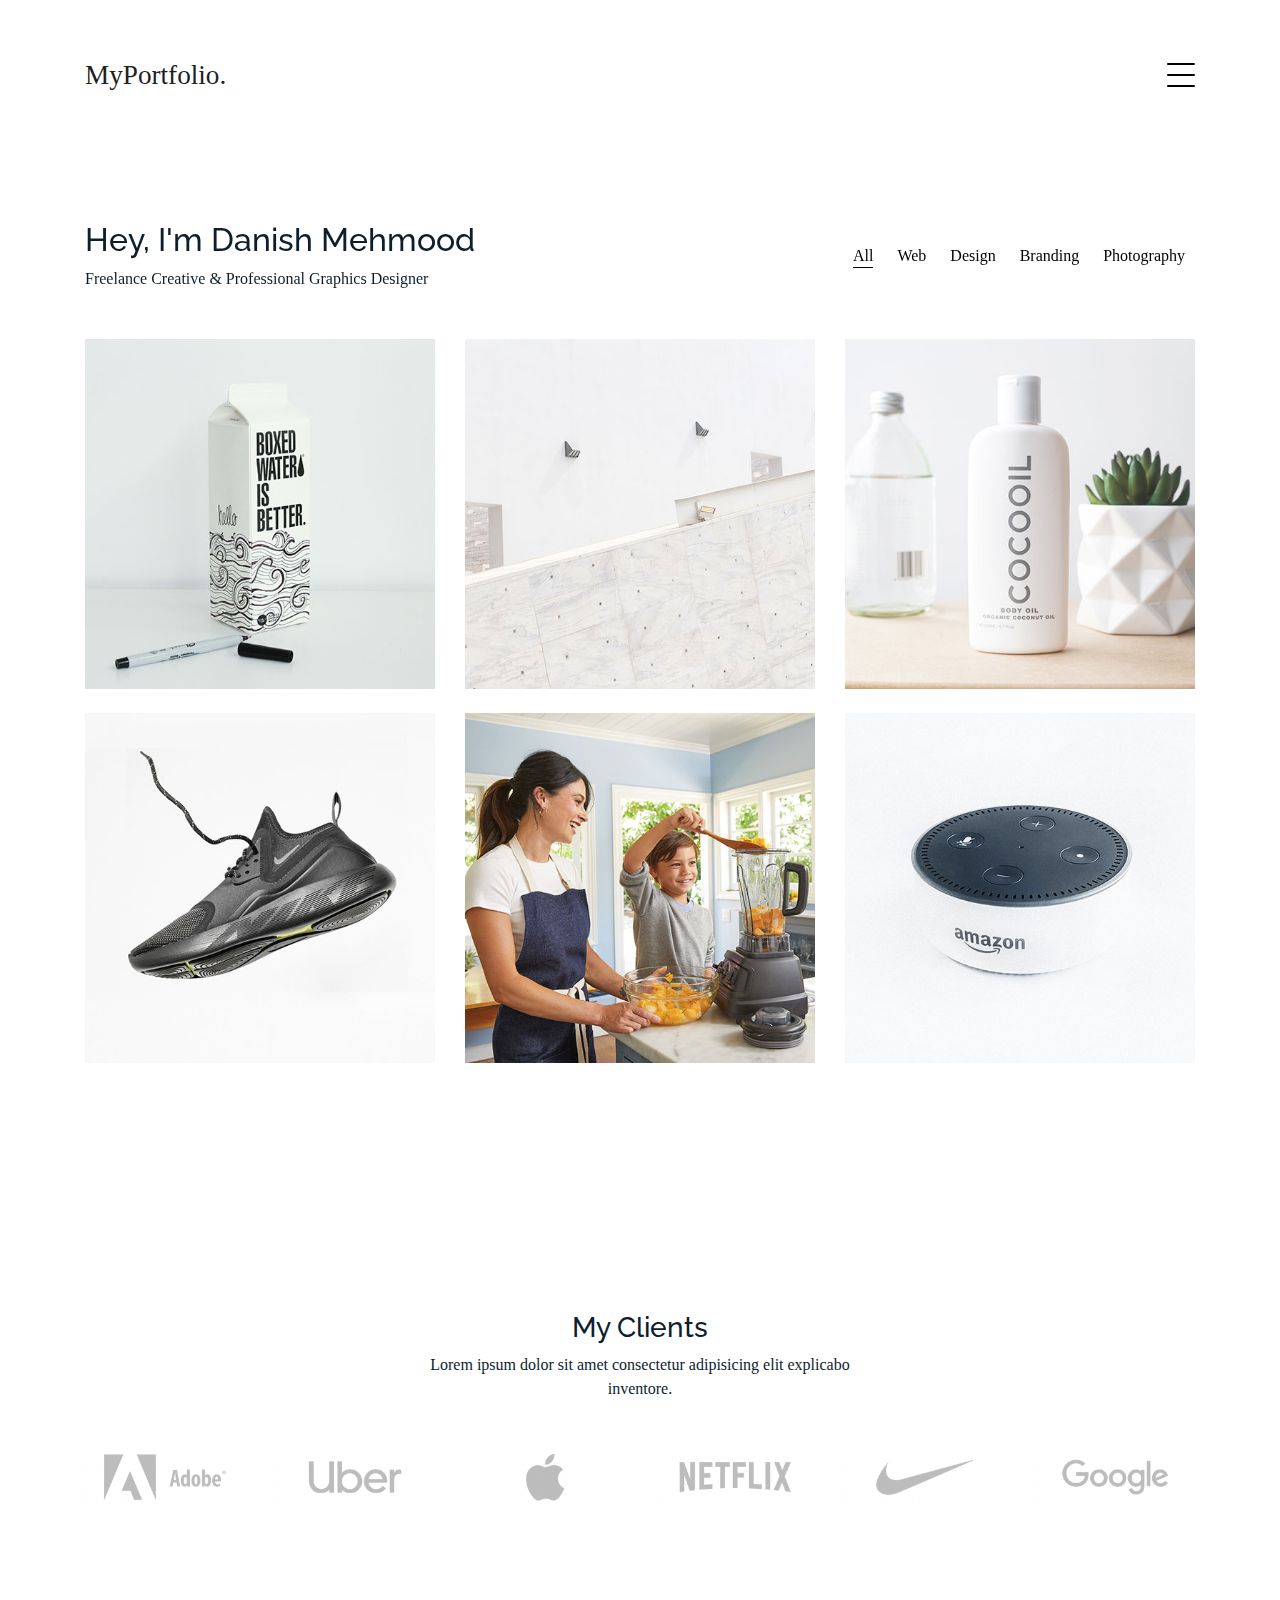
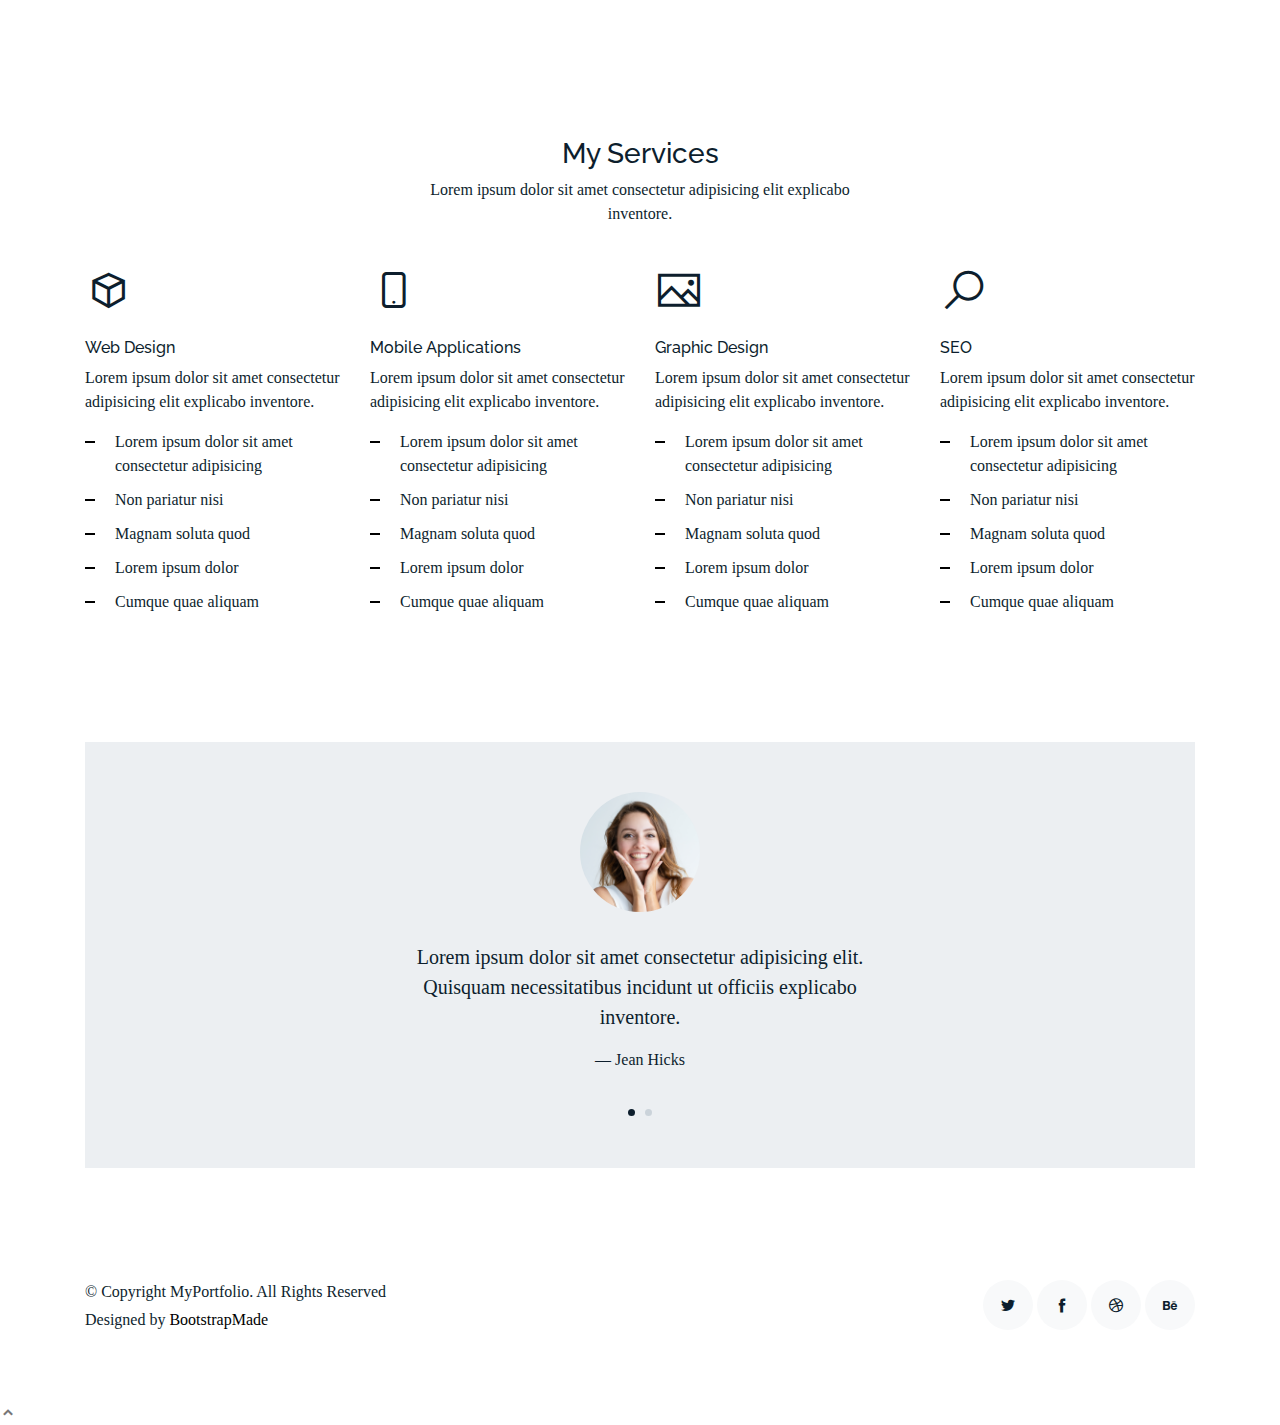
<file: index.html>
<!DOCTYPE html>
<html lang="en">

<head>
  <meta charset="utf-8">
  <meta content="width=device-width, initial-scale=1.0" name="viewport">

  <title>MyPortfolio Bootstrap Template - Index</title>
  <meta content="" name="descriptison">
  <meta content="" name="keywords">

  <!-- Favicons -->
  <link href="assets/img/favicon.png" rel="icon">
  <link href="assets/img/apple-touch-icon.png" rel="apple-touch-icon">

  <!-- Google Fonts -->
  <link href="https://fonts.googleapis.com/css?family=https://fonts.googleapis.com/css?family=Inconsolata:400,500,600,700|Raleway:400,400i,500,500i,600,600i,700,700i" rel="stylesheet">

  <!-- Vendor CSS Files -->
  <link href="assets/vendor/bootstrap/css/bootstrap.min.css" rel="stylesheet">
  <link href="assets/vendor/icofont/icofont.min.css" rel="stylesheet">
  <link href="assets/vendor/aos/aos.css" rel="stylesheet">
  <link href="assets/vendor/line-awesome/css/line-awesome.min.css" rel="stylesheet">
  <link href="assets/vendor/owl.carousel/assets/owl.carousel.min.css" rel="stylesheet">

  <!-- Template Main CSS File -->
  <link href="assets/css/style.css" rel="stylesheet">


</head>

<body>

<!-- ======= Navbar ======= -->
<div class="collapse navbar-collapse custom-navmenu" id="main-navbar">
  <div class="container py-2 py-md-5">
    <div class="row align-items-start">
      <div class="col-md-2">
        <ul class="custom-menu">
          <li class="active"><a href="index.html">Home</a></li>
          <li><a href="about.html">About Me</a></li>
          <li><a href="services.html">Services</a></li>
          <li><a href="works.html">Works</a></li>
          <li><a href="contact.html">Contact</a></li>
        </ul>
      </div>
      <div class="col-md-6 d-none d-md-block  mr-auto">
        <div class="tweet d-flex">
          <span class="icofont-twitter text-white mt-2 mr-3"></span>
          <div>
            <p>
              <em>Lorem ipsum dolor sit amet consectetur adipisicing elit. Quisquam necessitatibus incidunt ut officiis explicabo inventore.
                <br> <a href="#">t.co/v82jsk</a></em></p>
          </div>
        </div>
      </div>
      <div class="col-md-4 d-none d-md-block">
        <h3>Hire Me</h3>
        <p>Lorem ipsum dolor sit amet consectetur adipisicing elit. Quisquam necessitatibus incidunt ut officiisexplicabo inventore.
          <br> <a href="#">myemail@gmail.com</a></p>
      </div>
    </div>

  </div>
</div>

<nav class="navbar navbar-light custom-navbar">
  <div class="container">
    <a class="navbar-brand" href="index.html">MyPortfolio.</a>

    <a href="#" class="burger" data-toggle="collapse" data-target="#main-navbar">
      <span></span>
    </a>

  </div>
</nav>

<main id="main">

  <!-- ======= Works Section ======= -->
  <section class="section site-portfolio">
    <div class="container">
      <div class="row mb-5 align-items-center">
        <div class="col-md-12 col-lg-6 mb-4 mb-lg-0" data-aos="fade-up">
          <h2>Hey, I'm Danish Mehmood</h2>
          <p class="mb-0">Freelance Creative &amp; Professional Graphics Designer</p>
        </div>
        <div class="col-md-12 col-lg-6 text-left text-lg-right" data-aos="fade-up" data-aos-delay="100">
          <div id="filters" class="filters">
            <a href="#" data-filter="*" class="active">All</a>
            <a href="#" data-filter=".web">Web</a>
            <a href="#" data-filter=".design">Design</a>
            <a href="#" data-filter=".branding">Branding</a>
            <a href="#" data-filter=".photography">Photography</a>
          </div>
        </div>
      </div>
      <div id="portfolio-grid" class="row no-gutter" data-aos="fade-up" data-aos-delay="200">
        <div class="item web col-sm-6 col-md-4 col-lg-4 mb-4">
          <a href="work-single.html" class="item-wrap fancybox">
            <div class="work-info">
              <h3>Boxed Water</h3>
              <span>Web</span>
            </div>
            <img class="img-fluid" src="assets/img/img_1.jpg">
          </a>
        </div>
        <div class="item photography col-sm-6 col-md-4 col-lg-4 mb-4">
          <a href="work-single.html" class="item-wrap fancybox">
            <div class="work-info">
              <h3>Build Indoo</h3>
              <span>Photography</span>
            </div>
            <img class="img-fluid" src="assets/img/img_2.jpg">
          </a>
        </div>
        <div class="item branding col-sm-6 col-md-4 col-lg-4 mb-4">
          <a href="work-single.html" class="item-wrap fancybox">
            <div class="work-info">
              <h3>Cocooil</h3>
              <span>Branding</span>
            </div>
            <img class="img-fluid" src="assets/img/img_3.jpg">
          </a>
        </div>
        <div class="item design col-sm-6 col-md-4 col-lg-4 mb-4">
          <a href="work-single.html" class="item-wrap fancybox">
            <div class="work-info">
              <h3>Nike Shoe</h3>
              <span>Design</span>
            </div>
            <img class="img-fluid" src="assets/img/img_4.jpg">
          </a>
        </div>
        <div class="item photography col-sm-6 col-md-4 col-lg-4 mb-4">
          <a href="work-single.html" class="item-wrap fancybox">
            <div class="work-info">
              <h3>Kitchen Sink</h3>
              <span>Photography</span>
            </div>
            <img class="img-fluid" src="assets/img/img_5.jpg">
          </a>
        </div>
        <div class="item branding col-sm-6 col-md-4 col-lg-4 mb-4">
          <a href="work-single.html" class="item-wrap fancybox">
            <div class="work-info">
              <h3>Amazon</h3>
              <span>brandingn</span>
            </div>
            <img class="img-fluid" src="assets/img/img_6.jpg">
          </a>
        </div>
      </div>
    </div>
  </section><!-- End  Works Section -->

  <!-- ======= Clients Section ======= -->
  <section class="section">
    <div class="container">
      <div class="row justify-content-center text-center mb-4">
        <div class="col-5">
          <h3 class="h3 heading">My Clients</h3>
          <p>Lorem ipsum dolor sit amet consectetur adipisicing elit explicabo inventore.</p>
        </div>
      </div>
      <div class="row">
        <div class="col-4 col-sm-4 col-md-2">
          <a href="#" class="client-logo"><img src="assets/img/logo-adobe.png" alt="Image" class="img-fluid"></a>
        </div>
        <div class="col-4 col-sm-4 col-md-2">
          <a href="#" class="client-logo"><img src="assets/img/logo-uber.png" alt="Image" class="img-fluid"></a>
        </div>
        <div class="col-4 col-sm-4 col-md-2">
          <a href="#" class="client-logo"><img src="assets/img/logo-apple.png" alt="Image" class="img-fluid"></a>
        </div>
        <div class="col-4 col-sm-4 col-md-2">
          <a href="#" class="client-logo"><img src="assets/img/logo-netflix.png" alt="Image" class="img-fluid"></a>
        </div>
        <div class="col-4 col-sm-4 col-md-2">
          <a href="#" class="client-logo"><img src="assets/img/logo-nike.png" alt="Image" class="img-fluid"></a>
        </div>
        <div class="col-4 col-sm-4 col-md-2">
          <a href="#" class="client-logo"><img src="assets/img/logo-google.png" alt="Image" class="img-fluid"></a>
        </div>

      </div>
    </div>
  </section><!-- End Clients Section -->

  <!-- ======= Services Section ======= -->
  <section class="section">
    <div class="container">
      <div class="row justify-content-center text-center mb-4">
        <div class="col-5">
          <h3 class="h3 heading">My Services</h3>
          <p>Lorem ipsum dolor sit amet consectetur adipisicing elit explicabo inventore.</p>
        </div>
      </div>
      <div class="row">

        <div class="col-12 col-sm-6 col-md-6 col-lg-3">
          <span class="la la-cube la-3x mb-4"></span>
          <h4 class="h4 mb-2">Web Design</h4>
          <p>Lorem ipsum dolor sit amet consectetur adipisicing elit explicabo inventore.</p>
          <ul class="list-unstyled list-line">
            <li>Lorem ipsum dolor sit amet consectetur adipisicing</li>
            <li>Non pariatur nisi</li>
            <li>Magnam soluta quod</li>
            <li>Lorem ipsum dolor</li>
            <li>Cumque quae aliquam</li>
          </ul>
        </div>
        <div class="col-12 col-sm-6 col-md-6 col-lg-3">
          <span class="la la-mobile la-3x mb-4"></span>
          <h4 class="h4 mb-2">Mobile Applications</h4>
          <p>Lorem ipsum dolor sit amet consectetur adipisicing elit explicabo inventore.</p>
          <ul class="list-unstyled list-line">
            <li>Lorem ipsum dolor sit amet consectetur adipisicing</li>
            <li>Non pariatur nisi</li>
            <li>Magnam soluta quod</li>
            <li>Lorem ipsum dolor</li>
            <li>Cumque quae aliquam</li>
          </ul>
        </div>
        <div class="col-12 col-sm-6 col-md-6 col-lg-3">
          <span class="la la-image la-3x mb-4"></span>
          <h4 class="h4 mb-2">Graphic Design</h4>
          <p>Lorem ipsum dolor sit amet consectetur adipisicing elit explicabo inventore.</p>
          <ul class="list-unstyled list-line">
            <li>Lorem ipsum dolor sit amet consectetur adipisicing</li>
            <li>Non pariatur nisi</li>
            <li>Magnam soluta quod</li>
            <li>Lorem ipsum dolor</li>
            <li>Cumque quae aliquam</li>
          </ul>
        </div>
        <div class="col-12 col-sm-6 col-md-6 col-lg-3">
          <span class="la la-search la-3x mb-4"></span>
          <h4 class="h4 mb-2">SEO</h4>
          <p>Lorem ipsum dolor sit amet consectetur adipisicing elit explicabo inventore.</p>
          <ul class="list-unstyled list-line">
            <li>Lorem ipsum dolor sit amet consectetur adipisicing</li>
            <li>Non pariatur nisi</li>
            <li>Magnam soluta quod</li>
            <li>Lorem ipsum dolor</li>
            <li>Cumque quae aliquam</li>
          </ul>
        </div>
      </div>
    </div>
  </section><!-- End Services Section -->

  <!-- ======= Testimonials Section ======= -->
  <section class="section pt-0">
    <div class="container">

      <div class="owl-carousel testimonial-carousel">

        <div class="testimonial-wrap">
          <div class="testimonial">
            <img src="assets/img/person_1.jpg" alt="Image" class="img-fluid">
            <blockquote>
              <p>Lorem ipsum dolor sit amet consectetur adipisicing elit. Quisquam necessitatibus incidunt ut officiis
                explicabo inventore.</p>
            </blockquote>
            <p>&mdash; Jean Hicks</p>
          </div>
        </div>

        <div class="testimonial-wrap">
          <div class="testimonial">
            <img src="assets/img/person_2.jpg" alt="Image" class="img-fluid">
            <blockquote>
              <p>Lorem ipsum dolor sit amet consectetur adipisicing elit. Quisquam necessitatibus incidunt ut officiis
                explicabo inventore.</p>
            </blockquote>
            <p>&mdash; Chris Stanworth</p>
          </div>
        </div>

      </div>

    </div>
  </section><!-- End Testimonials Section -->

</main><!-- End #main -->

<!-- ======= Footer ======= -->
<footer class="footer" role="contentinfo">
  <div class="container">
    <div class="row">
      <div class="col-sm-6">
        <p class="mb-1">&copy; Copyright MyPortfolio. All Rights Reserved</p>
        <div class="credits">
          <!--
          All the links in the footer should remain intact.
          You can delete the links only if you purchased the pro version.
          Licensing information: https://bootstrapmade.com/license/
          Purchase the pro version with working PHP/AJAX contact form: https://bootstrapmade.com/buy/?theme=MyPortfolio
        -->
          Designed by <a href="https://bootstrapmade.com/">BootstrapMade</a>
        </div>
      </div>
      <div class="col-sm-6 social text-md-right">
        <a href="#"><span class="icofont-twitter"></span></a>
        <a href="#"><span class="icofont-facebook"></span></a>
        <a href="#"><span class="icofont-dribbble"></span></a>
        <a href="#"><span class="icofont-behance"></span></a>
      </div>
    </div>
  </div>
</footer>

<a href="#" class="back-to-top"><i class="icofont-simple-up"></i></a>

<!-- Vendor JS Files -->
<script src="assets/vendor/jquery/jquery.min.js"></script>
<script src="assets/vendor/bootstrap/js/bootstrap.bundle.min.js"></script>
<script src="assets/vendor/jquery.easing/jquery.easing.min.js"></script>
<script src="assets/vendor/php-email-form/validate.js"></script>
<script src="assets/vendor/aos/aos.js"></script>
<script src="assets/vendor/isotope-layout/isotope.pkgd.min.js"></script>
<script src="assets/vendor/owl.carousel/owl.carousel.min.js"></script>

<!-- Template Main JS File -->
<script src="assets/js/main.js"></script>

</body>

</html>
</file>
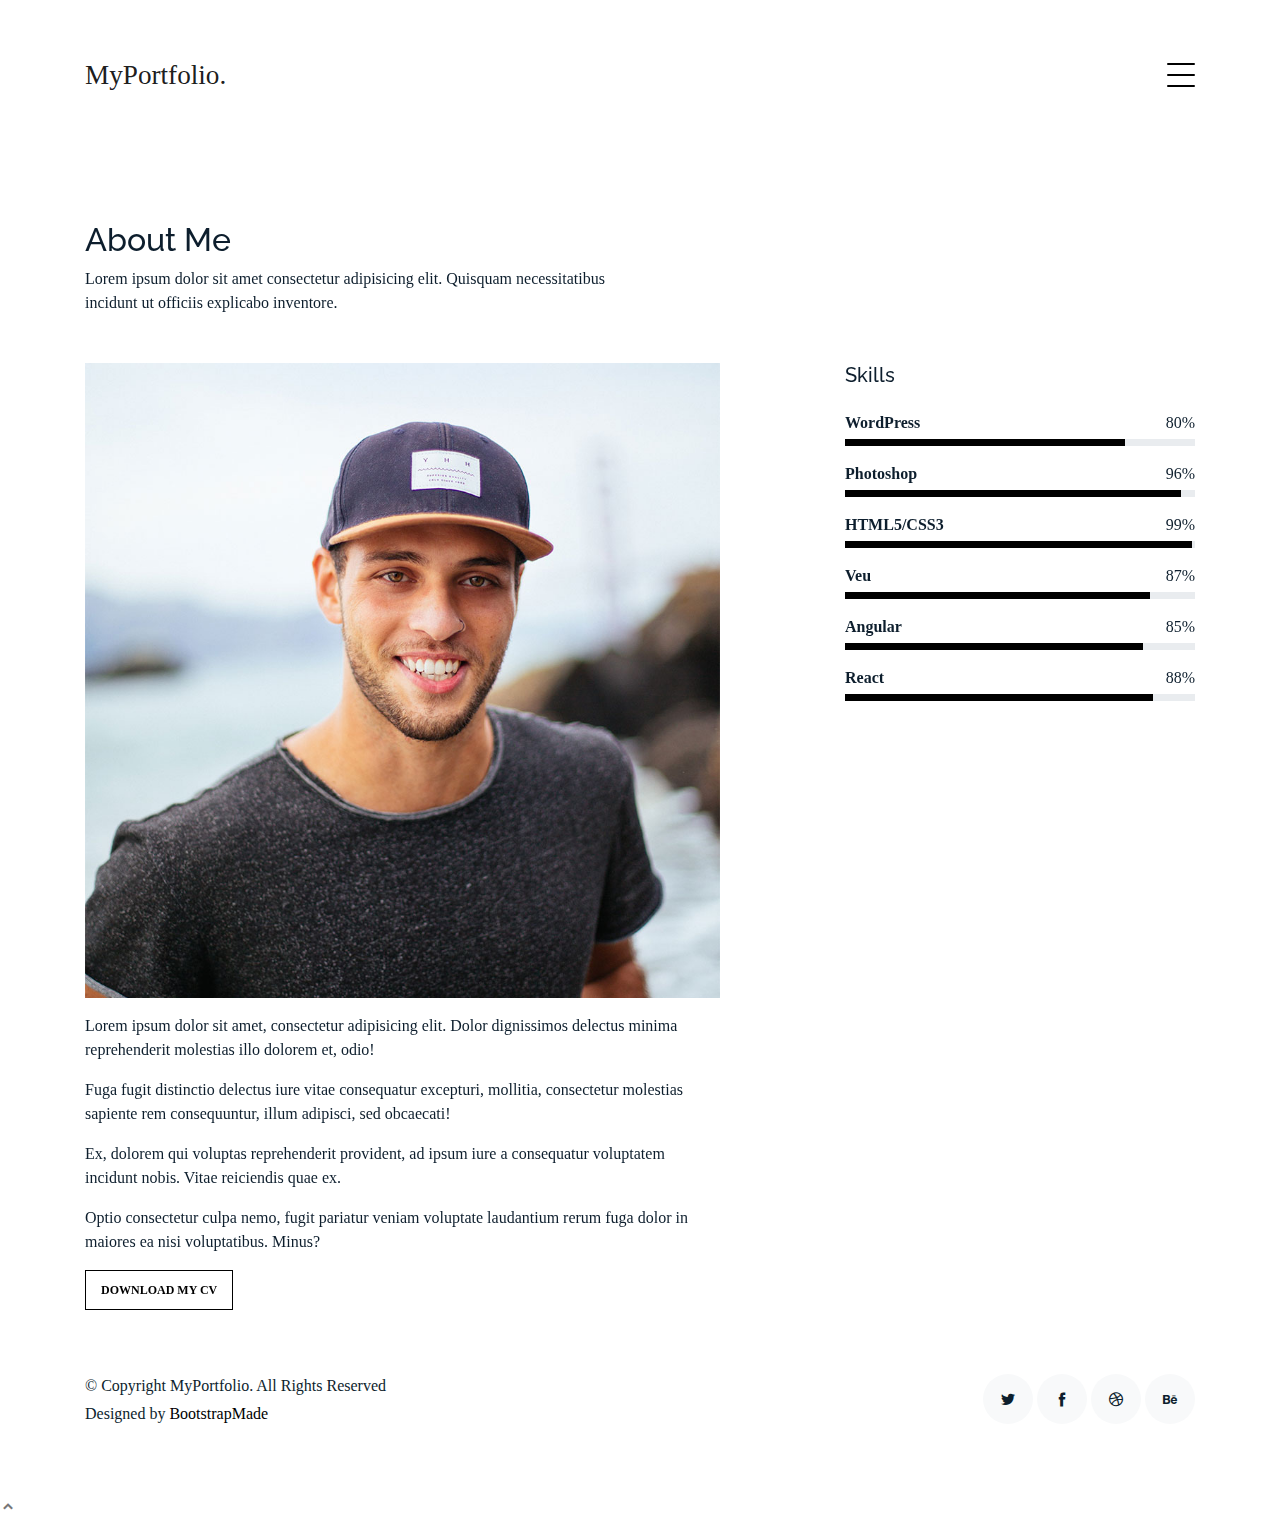
<file: about.html>
<!DOCTYPE html>
<html lang="en">

<head>
  <meta charset="utf-8" />
  <meta content="width=device-width, initial-scale=1.0" name="viewport" />

  <title>MyPortfolio Bootstrap Template - About</title>
  <meta content="" name="descriptison" />
  <meta content="" name="keywords" />

  <!-- Favicons -->
  <link href="assets/img/favicon.png" rel="icon" />
  <link href="assets/img/apple-touch-icon.png" rel="apple-touch-icon" />

  <!-- Google Fonts -->
  <link
    href="https://fonts.googleapis.com/css?family=https://fonts.googleapis.com/css?family=Inconsolata:400,500,600,700|Raleway:400,400i,500,500i,600,600i,700,700i"
    rel="stylesheet" />

  <!-- Vendor CSS Files -->
  <link href="assets/vendor/bootstrap/css/bootstrap.min.css" rel="stylesheet" />
  <link href="assets/vendor/icofont/icofont.min.css" rel="stylesheet" />
  <link href="assets/vendor/aos/aos.css" rel="stylesheet" />
  <link href="assets/vendor/line-awesome/css/line-awesome.min.css" rel="stylesheet" />
  <link href="assets/vendor/owl.carousel/assets/owl.carousel.min.css" rel="stylesheet" />

  <!-- Template Main CSS File -->
  <link href="assets/css/style.css" rel="stylesheet" />


</head>

<body>
  <!-- ======= Navbar ======= -->
  <div class="collapse navbar-collapse custom-navmenu" id="main-navbar">
    <div class="container py-2 py-md-5">
      <div class="row align-items-start">
        <div class="col-md-2">
          <ul class="custom-menu">
            <li><a href="index.html">Home</a></li>
            <li class="active"><a href="about.html">About Me</a></li>
            <li><a href="services.html">Services</a></li>
            <li><a href="works.html">Works</a></li>
            <li><a href="contact.html">Contact</a></li>
          </ul>
        </div>
        <div class="col-md-6 d-none d-md-block mr-auto">
          <div class="tweet d-flex">
            <span class="icofont-twitter text-white mt-2 mr-3"></span>
            <div>
              <p>
                <em>Lorem ipsum dolor sit amet consectetur adipisicing elit.
                  Quisquam necessitatibus incidunt ut officiis explicabo
                  inventore. <br />
                  <a href="#">t.co/v82jsk</a></em>
              </p>
            </div>
          </div>
        </div>
        <div class="col-md-4 d-none d-md-block">
          <h3>Hire Me</h3>
          <p>
            Lorem ipsum dolor sit amet consectetur adipisicing elit. Quisquam
            necessitatibus incidunt ut officiisexplicabo inventore. <br />
            <a href="#">myemail@gmail.com</a>
          </p>
        </div>
      </div>
    </div>
  </div>

  <nav class="navbar navbar-light custom-navbar">
    <div class="container">
      <a class="navbar-brand" href="index.html">MyPortfolio.</a>

      <a href="#" class="burger" data-toggle="collapse" data-target="#main-navbar">
        <span></span>
      </a>
    </div>
  </nav>

  <main id="main">
    <section class="section pb-5">
      <div class="container">
        <div class="row mb-5 align-items-end">
          <div class="col-md-6" data-aos="fade-up">
            <h2>About Me</h2>
            <p class="mb-0">
              Lorem ipsum dolor sit amet consectetur adipisicing elit.
              Quisquam necessitatibus incidunt ut officiis explicabo
              inventore.
            </p>
          </div>
        </div>

        <div class="row">
          <div class="col-md-4 ml-auto order-2" data-aos="fade-up">
            <h3 class="h3 mb-4">Skills</h3>
            <ul class="list-unstyled">
              <li class="mb-3">
                <div class="d-flex mb-1">
                  <strong>WordPress</strong>
                  <span class="ml-auto">80%</span>
                </div>
                <div class="progress custom-progress">
                  <div class="progress-bar" role="progressbar" style="width: 80%" aria-valuenow="80" aria-valuemin="0"
                    aria-valuemax="100"></div>
                </div>
              </li>
              <li class="mb-3">
                <div class="d-flex mb-1">
                  <strong>Photoshop</strong>
                  <span class="ml-auto">96%</span>
                </div>
                <div class="progress custom-progress">
                  <div class="progress-bar" role="progressbar" style="width: 96%" aria-valuenow="96" aria-valuemin="0"
                    aria-valuemax="100"></div>
                </div>
              </li>
              <li class="mb-3">
                <div class="d-flex mb-1">
                  <strong>HTML5/CSS3</strong>
                  <span class="ml-auto">99%</span>
                </div>
                <div class="progress custom-progress">
                  <div class="progress-bar" role="progressbar" style="width: 99%" aria-valuenow="99" aria-valuemin="0"
                    aria-valuemax="100"></div>
                </div>
              </li>
              <li class="mb-3">
                <div class="d-flex mb-1">
                  <strong>Veu</strong>
                  <span class="ml-auto">87%</span>
                </div>
                <div class="progress custom-progress">
                  <div class="progress-bar" role="progressbar" style="width: 87%" aria-valuenow="87" aria-valuemin="0"
                    aria-valuemax="100"></div>
                </div>
              </li>
              <li class="mb-3">
                <div class="d-flex mb-1">
                  <strong>Angular</strong>
                  <span class="ml-auto">85%</span>
                </div>
                <div class="progress custom-progress">
                  <div class="progress-bar" role="progressbar" style="width: 85%" aria-valuenow="85" aria-valuemin="0"
                    aria-valuemax="100"></div>
                </div>
              </li>
              <li class="mb-3">
                <div class="d-flex mb-1">
                  <strong>React</strong>
                  <span class="ml-auto">88%</span>
                </div>
                <div class="progress custom-progress">
                  <div class="progress-bar" role="progressbar" style="width: 88%" aria-valuenow="88" aria-valuemin="0"
                    aria-valuemax="100"></div>
                </div>
              </li>
            </ul>
          </div>

          <div class="col-md-7 mb-5 mb-md-0" data-aos="fade-up">
            <p>
              <img src="assets/img/person_1_sq.jpg" alt="Image" class="img-fluid" />
            </p>
            <p>
              Lorem ipsum dolor sit amet, consectetur adipisicing elit. Dolor
              dignissimos delectus minima reprehenderit molestias illo dolorem
              et, odio!
            </p>
            <p>
              Fuga fugit distinctio delectus iure vitae consequatur excepturi,
              mollitia, consectetur molestias sapiente rem consequuntur, illum
              adipisci, sed obcaecati!
            </p>
            <p>
              Ex, dolorem qui voluptas reprehenderit provident, ad ipsum iure
              a consequatur voluptatem incidunt nobis. Vitae reiciendis quae
              ex.
            </p>
            <p>
              Optio consectetur culpa nemo, fugit pariatur veniam voluptate
              laudantium rerum fuga dolor in maiores ea nisi voluptatibus.
              Minus?
            </p>
            <p><a href="#" class="readmore">Download my CV</a></p>
          </div>
        </div>
      </div>
    </section>
  </main>
  <!-- End #main -->

  <!-- ======= Footer ======= -->
  <footer class="footer" role="contentinfo">
    <div class="container">
      <div class="row">
        <div class="col-sm-6">
          <p class="mb-1">
            &copy; Copyright MyPortfolio. All Rights Reserved
          </p>
          <div class="credits">
            <!--
            All the links in the footer should remain intact.
            You can delete the links only if you purchased the pro version.
            Licensing information: https://bootstrapmade.com/license/
            Purchase the pro version with working PHP/AJAX contact form: https://bootstrapmade.com/buy/?theme=MyPortfolio
          -->
            Designed by <a href="https://bootstrapmade.com/">BootstrapMade</a>
          </div>
        </div>
        <div class="col-sm-6 social text-md-right">
          <a href="#"><span class="icofont-twitter"></span></a>
          <a href="#"><span class="icofont-facebook"></span></a>
          <a href="#"><span class="icofont-dribbble"></span></a>
          <a href="#"><span class="icofont-behance"></span></a>
        </div>
      </div>
    </div>
  </footer>

  <a href="#" class="back-to-top"><i class="icofont-simple-up"></i></a>

  <!-- Vendor JS Files -->
  <script src="assets/vendor/jquery/jquery.min.js"></script>
  <script src="assets/vendor/bootstrap/js/bootstrap.bundle.min.js"></script>
  <script src="assets/vendor/jquery.easing/jquery.easing.min.js"></script>
  <script src="assets/vendor/php-email-form/validate.js"></script>
  <script src="assets/vendor/aos/aos.js"></script>
  <script src="assets/vendor/isotope-layout/isotope.pkgd.min.js"></script>
  <script src="assets/vendor/owl.carousel/owl.carousel.min.js"></script>

  <!-- Template Main JS File -->
  <script src="assets/js/main.js"></script>
</body>

</html>
</file>
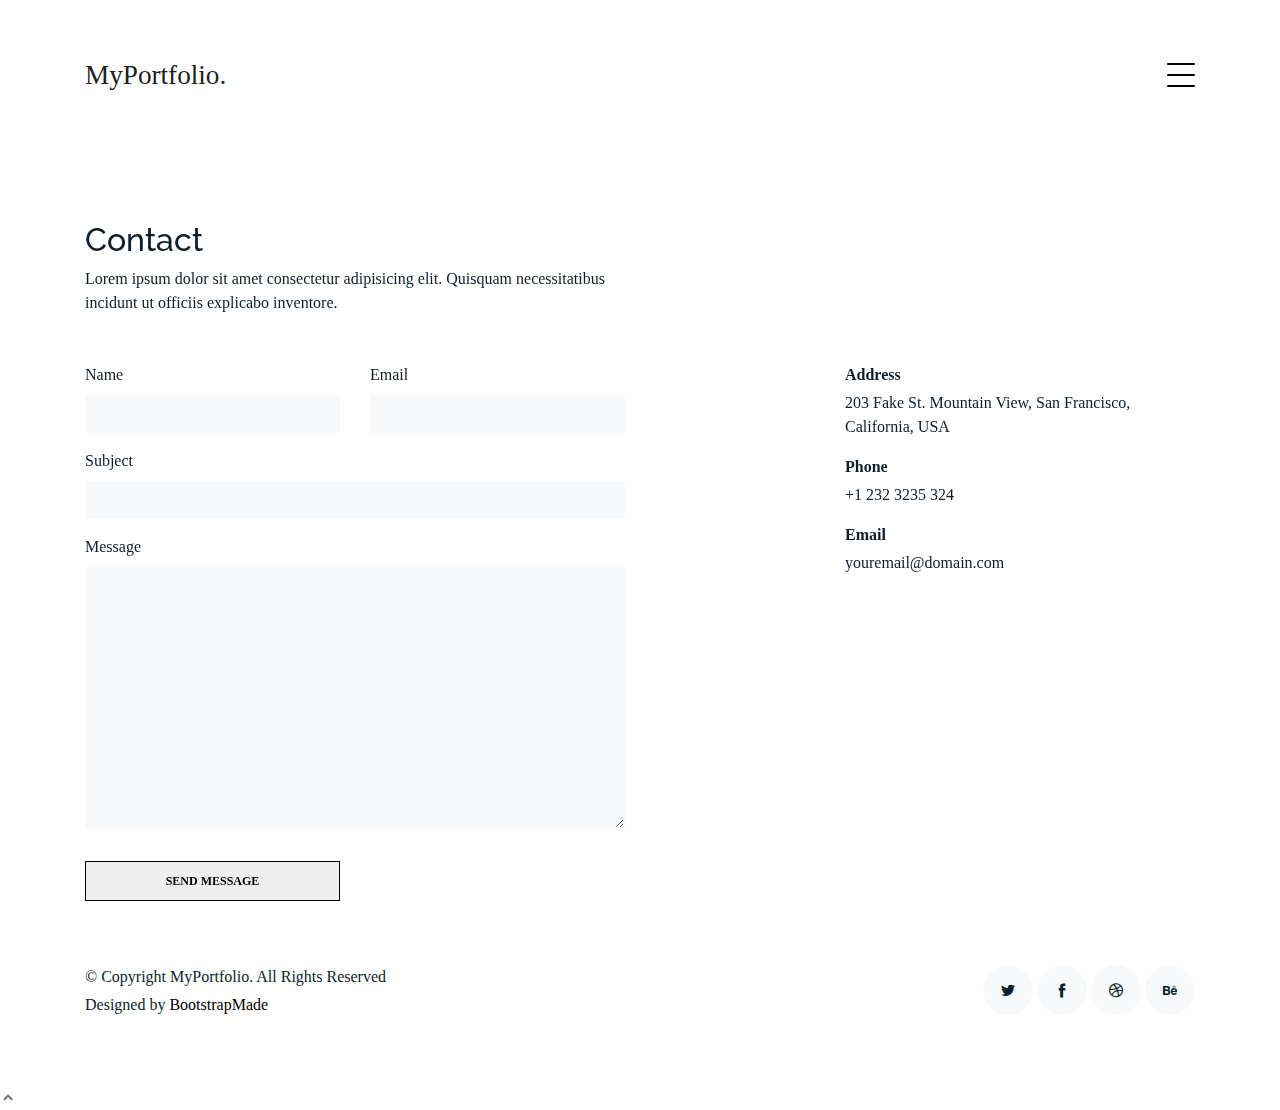
<file: contact.html>
<!DOCTYPE html>
<html lang="en">

<head>
  <meta charset="utf-8">
  <meta content="width=device-width, initial-scale=1.0" name="viewport">

  <title>MyPortfolio Bootstrap Template - Contact</title>
  <meta content="" name="descriptison">
  <meta content="" name="keywords">

  <!-- Favicons -->
  <link href="assets/img/favicon.png" rel="icon">
  <link href="assets/img/apple-touch-icon.png" rel="apple-touch-icon">

  <!-- Google Fonts -->
  <link href="https://fonts.googleapis.com/css?family=https://fonts.googleapis.com/css?family=Inconsolata:400,500,600,700|Raleway:400,400i,500,500i,600,600i,700,700i" rel="stylesheet">

  <!-- Vendor CSS Files -->
  <link href="assets/vendor/bootstrap/css/bootstrap.min.css" rel="stylesheet">
  <link href="assets/vendor/icofont/icofont.min.css" rel="stylesheet">
  <link href="assets/vendor/aos/aos.css" rel="stylesheet">
  <link href="assets/vendor/line-awesome/css/line-awesome.min.css" rel="stylesheet">
  <link href="assets/vendor/owl.carousel/assets/owl.carousel.min.css" rel="stylesheet">

  <!-- Template Main CSS File -->
  <link href="assets/css/style.css" rel="stylesheet">


</head>

<body>

  <!-- ======= Navbar ======= -->
  <div class="collapse navbar-collapse custom-navmenu" id="main-navbar">
    <div class="container py-2 py-md-5">
      <div class="row align-items-start">
        <div class="col-md-2">
          <ul class="custom-menu">
            <li><a href="index.html">Home</a></li>
            <li><a href="about.html">About Me</a></li>
            <li><a href="services.html">Services</a></li>
            <li><a href="works.html">Works</a></li>
            <li class="active"><a href="contact.html">Contact</a></li>
          </ul>
        </div>
        <div class="col-md-6 d-none d-md-block  mr-auto">
          <div class="tweet d-flex">
            <span class="icofont-twitter text-white mt-2 mr-3"></span>
            <div>
              <p><em>Lorem ipsum dolor sit amet consectetur adipisicing elit. Quisquam necessitatibus incidunt ut officiis explicabo inventore. <br> <a href="#">t.co/v82jsk</a></em></p>
            </div>
          </div>
        </div>
        <div class="col-md-4 d-none d-md-block">
          <h3>Hire Me</h3>
          <p>Lorem ipsum dolor sit amet consectetur adipisicing elit. Quisquam necessitatibus incidunt ut officiisexplicabo inventore. <br> <a href="#">myemail@gmail.com</a></p>
        </div>
      </div>

    </div>
  </div>

  <nav class="navbar navbar-light custom-navbar">
    <div class="container">
      <a class="navbar-brand" href="index.html">MyPortfolio.</a>

      <a href="#" class="burger" data-toggle="collapse" data-target="#main-navbar">
        <span></span>
      </a>

    </div>
  </nav>

  <main id="main">

    <section class="section pb-5">
      <div class="container">

        <div class="row mb-5 align-items-end">
          <div class="col-md-6" data-aos="fade-up">
            <h2>Contact</h2>
            <p class="mb-0">Lorem ipsum dolor sit amet consectetur adipisicing elit. Quisquam necessitatibus incidunt ut
              officiis explicabo inventore.
            </p>
          </div>

        </div>

        <div class="row">
          <div class="col-md-6 mb-5 mb-md-0" data-aos="fade-up">

            <form action="forms/contact.php" method="post" role="form" class="php-email-form">

              <div class="row">
                <div class="col-md-6 form-group">
                  <label for="name">Name</label>
                  <input type="text" name="name" class="form-control" id="name" data-rule="minlen:4" data-msg="Please enter at least 4 chars" />
                  <div class="validate"></div>
                </div>
                <div class="col-md-6 form-group">
                  <label for="name">Email</label>
                  <input type="email" class="form-control" name="email" id="email" data-rule="email" data-msg="Please enter a valid email" />
                  <div class="validate"></div>
                </div>
                <div class="col-md-12 form-group">
                  <label for="name">Subject</label>
                  <input type="text" class="form-control" name="subject" id="subject" data-rule="minlen:4" data-msg="Please enter at least 8 chars of subject" />
                  <div class="validate"></div>
                </div>
                <div class="col-md-12 form-group">
                  <label for="name">Message</label>
                  <textarea class="form-control" name="message" cols="30" rows="10" data-rule="required" data-msg="Please write something for us"></textarea>
                  <div class="validate"></div>
                </div>

                <div class="col-md-12 mb-3">
                  <div class="loading">Loading</div>
                  <div class="error-message"></div>
                  <div class="sent-message">Your message has been sent. Thank you!</div>
                </div>

                <div class="col-md-6 form-group">
                  <input type="submit" class="readmore d-block w-100" value="Send Message">
                </div>
              </div>

            </form>

          </div>

          <div class="col-md-4 ml-auto order-2" data-aos="fade-up">
            <ul class="list-unstyled">
              <li class="mb-3">
                <strong class="d-block mb-1">Address</strong>
                <span>203 Fake St. Mountain View, San Francisco, California, USA</span>
              </li>
              <li class="mb-3">
                <strong class="d-block mb-1">Phone</strong>
                <span>+1 232 3235 324</span>
              </li>
              <li class="mb-3">
                <strong class="d-block mb-1">Email</strong>
                <span>youremail@domain.com</span>
              </li>
            </ul>
          </div>

        </div>

      </div>

    </section>

  </main><!-- End #main -->

  <!-- ======= Footer ======= -->
  <footer class="footer" role="contentinfo">
    <div class="container">
      <div class="row">
        <div class="col-sm-6">
          <p class="mb-1">&copy; Copyright MyPortfolio. All Rights Reserved</p>
          <div class="credits">
            <!--
            All the links in the footer should remain intact.
            You can delete the links only if you purchased the pro version.
            Licensing information: https://bootstrapmade.com/license/
            Purchase the pro version with working PHP/AJAX contact form: https://bootstrapmade.com/buy/?theme=MyPortfolio
          -->
            Designed by <a href="https://bootstrapmade.com/">BootstrapMade</a>
          </div>
        </div>
        <div class="col-sm-6 social text-md-right">
          <a href="#"><span class="icofont-twitter"></span></a>
          <a href="#"><span class="icofont-facebook"></span></a>
          <a href="#"><span class="icofont-dribbble"></span></a>
          <a href="#"><span class="icofont-behance"></span></a>
        </div>
      </div>
    </div>
  </footer>

  <a href="#" class="back-to-top"><i class="icofont-simple-up"></i></a>

  <!-- Vendor JS Files -->
  <script src="assets/vendor/jquery/jquery.min.js"></script>
  <script src="assets/vendor/bootstrap/js/bootstrap.bundle.min.js"></script>
  <script src="assets/vendor/jquery.easing/jquery.easing.min.js"></script>
  <script src="assets/vendor/php-email-form/validate.js"></script>
  <script src="assets/vendor/aos/aos.js"></script>
  <script src="assets/vendor/isotope-layout/isotope.pkgd.min.js"></script>
  <script src="assets/vendor/owl.carousel/owl.carousel.min.js"></script>

  <!-- Template Main JS File -->
  <script src="assets/js/main.js"></script>

</body>

</html>
</file>
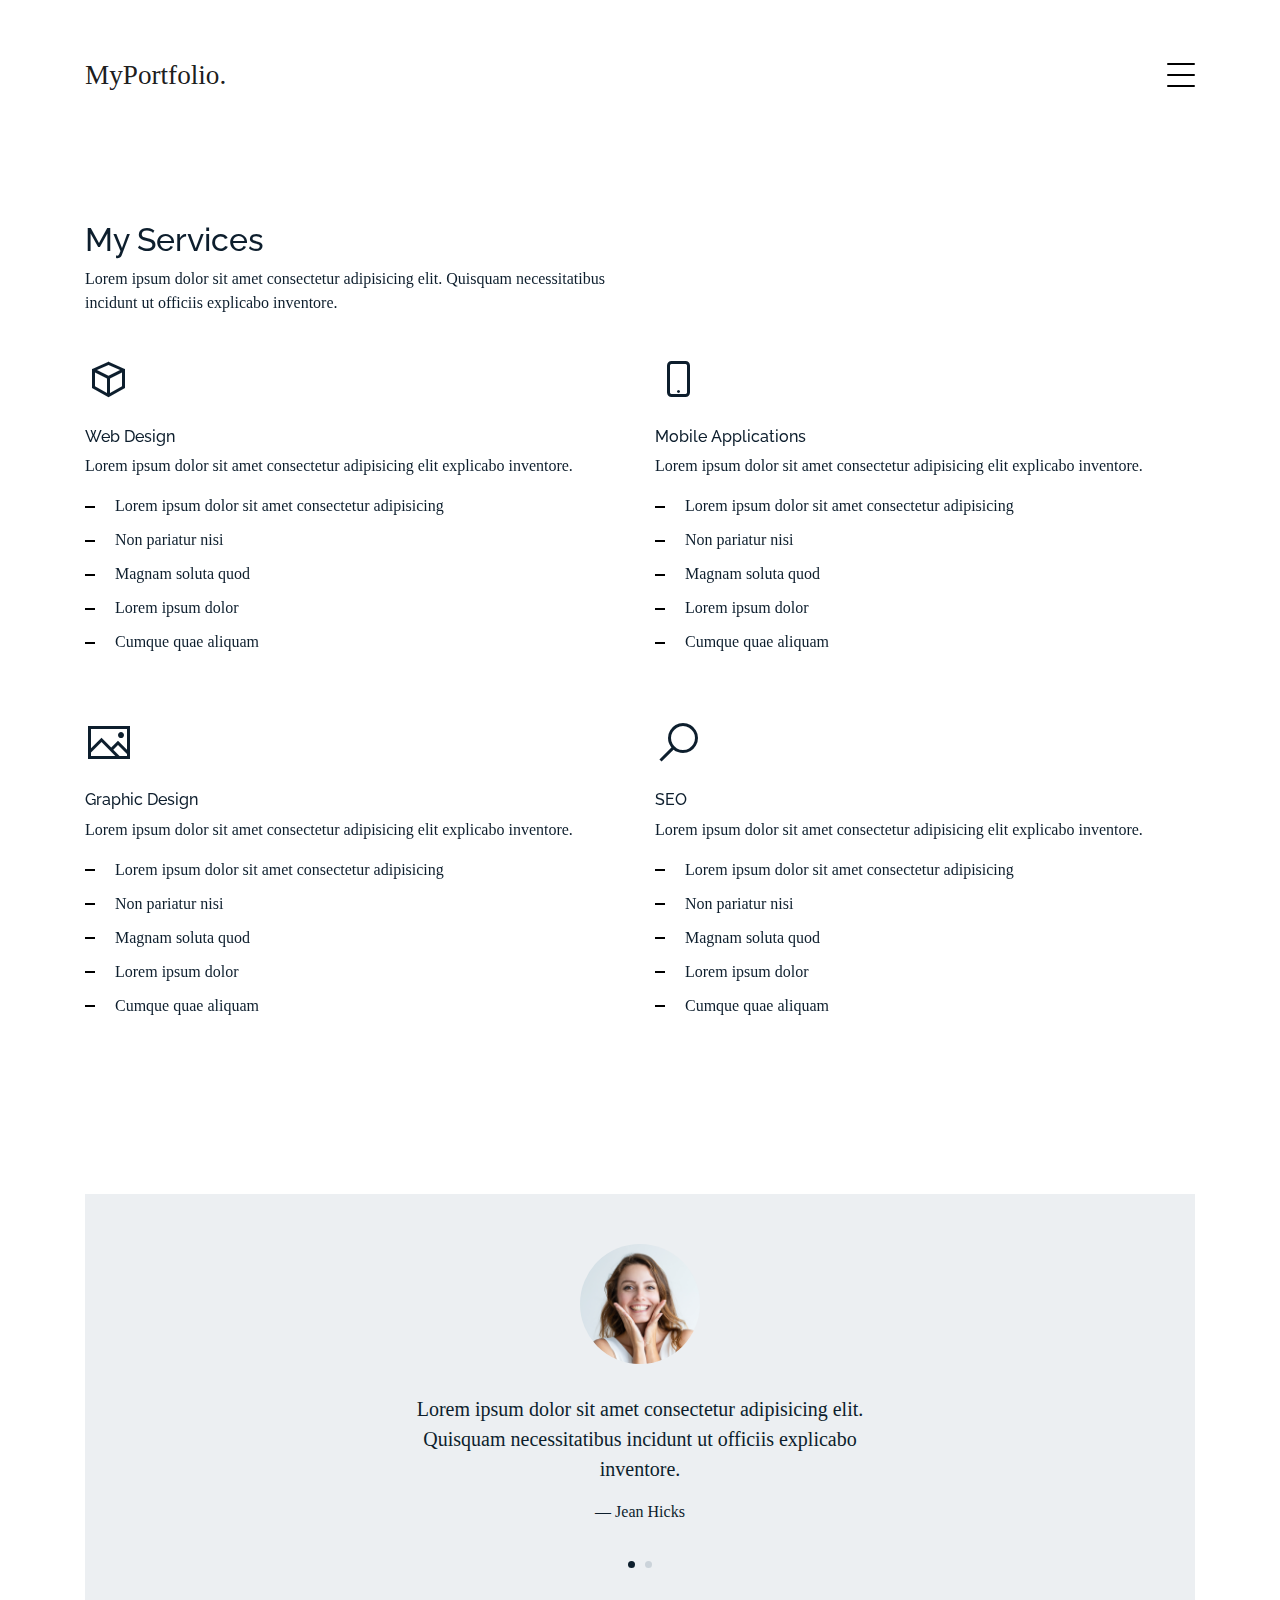
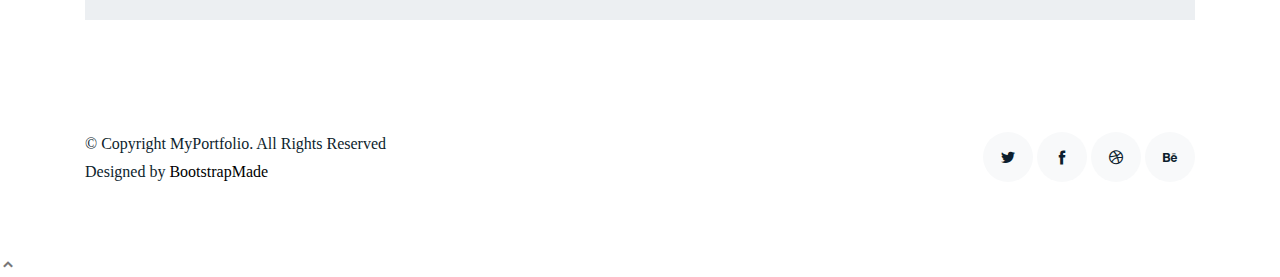
<file: services.html>
<!DOCTYPE html>
<html lang="en">

<head>
  <meta charset="utf-8">
  <meta content="width=device-width, initial-scale=1.0" name="viewport">

  <title>MyPortfolio Bootstrap Template - Services</title>
  <meta content="" name="descriptison">
  <meta content="" name="keywords">

  <!-- Favicons -->
  <link href="assets/img/favicon.png" rel="icon">
  <link href="assets/img/apple-touch-icon.png" rel="apple-touch-icon">

  <!-- Google Fonts -->
  <link href="https://fonts.googleapis.com/css?family=https://fonts.googleapis.com/css?family=Inconsolata:400,500,600,700|Raleway:400,400i,500,500i,600,600i,700,700i" rel="stylesheet">

  <!-- Vendor CSS Files -->
  <link href="assets/vendor/bootstrap/css/bootstrap.min.css" rel="stylesheet">
  <link href="assets/vendor/icofont/icofont.min.css" rel="stylesheet">
  <link href="assets/vendor/aos/aos.css" rel="stylesheet">
  <link href="assets/vendor/line-awesome/css/line-awesome.min.css" rel="stylesheet">
  <link href="assets/vendor/owl.carousel/assets/owl.carousel.min.css" rel="stylesheet">

  <!-- Template Main CSS File -->
  <link href="assets/css/style.css" rel="stylesheet">


</head>

<body>

  <!-- ======= Navbar ======= -->
  <div class="collapse navbar-collapse custom-navmenu" id="main-navbar">
    <div class="container py-2 py-md-5">
      <div class="row align-items-start">
        <div class="col-md-2">
          <ul class="custom-menu">
            <li><a href="index.html">Home</a></li>
            <li><a href="about.html">About Me</a></li>
            <li class="active"><a href="services.html">Services</a></li>
            <li><a href="works.html">Works</a></li>
            <li><a href="contact.html">Contact</a></li>
          </ul>
        </div>
        <div class="col-md-6 d-none d-md-block  mr-auto">
          <div class="tweet d-flex">
            <span class="icofont-twitter text-white mt-2 mr-3"></span>
            <div>
              <p><em>Lorem ipsum dolor sit amet consectetur adipisicing elit. Quisquam necessitatibus incidunt ut officiis explicabo inventore. <br> <a href="#">t.co/v82jsk</a></em></p>
            </div>
          </div>
        </div>
        <div class="col-md-4 d-none d-md-block">
          <h3>Hire Me</h3>
          <p>Lorem ipsum dolor sit amet consectetur adipisicing elit. Quisquam necessitatibus incidunt ut officiisexplicabo inventore. <br> <a href="#">myemail@gmail.com</a></p>
        </div>
      </div>

    </div>
  </div>

  <nav class="navbar navbar-light custom-navbar">
    <div class="container">
      <a class="navbar-brand" href="index.html">MyPortfolio.</a>

      <a href="#" class="burger" data-toggle="collapse" data-target="#main-navbar">
        <span></span>
      </a>

    </div>
  </nav>

  <main id="main">

    <section class="section">
      <div class="container">
        <div class="row mb-4 align-items-center">
          <div class="col-md-6" data-aos="fade-up">

            <h2>My Services</h2>
            <p>Lorem ipsum dolor sit amet consectetur adipisicing elit. Quisquam necessitatibus incidunt ut officiis
              explicabo inventore.</p>

          </div>

        </div>
      </div>

      <div class="site-section pb-0">
        <div class="container">

          <div class="row">

            <div class="col-12 col-sm-6 col-md-6 col-lg-6 mb-5" data-aos="fade-up" data-aos-delay="">
              <span class="la la-cube la-3x mb-4"></span>
              <h4 class="h4 mb-2">Web Design</h4>
              <p>Lorem ipsum dolor sit amet consectetur adipisicing elit explicabo inventore.</p>
              <ul class="list-unstyled list-line">
                <li>Lorem ipsum dolor sit amet consectetur adipisicing</li>
                <li>Non pariatur nisi</li>
                <li>Magnam soluta quod</li>
                <li>Lorem ipsum dolor</li>
                <li>Cumque quae aliquam</li>
              </ul>
            </div>
            <div class="col-12 col-sm-6 col-md-6 col-lg-6 mb-5" data-aos="fade-up" data-aos-delay="100">
              <span class="la la-mobile la-3x mb-4"></span>
              <h4 class="h4 mb-2">Mobile Applications</h4>
              <p>Lorem ipsum dolor sit amet consectetur adipisicing elit explicabo inventore.</p>
              <ul class="list-unstyled list-line">
                <li>Lorem ipsum dolor sit amet consectetur adipisicing</li>
                <li>Non pariatur nisi</li>
                <li>Magnam soluta quod</li>
                <li>Lorem ipsum dolor</li>
                <li>Cumque quae aliquam</li>
              </ul>
            </div>
            <div class="col-12 col-sm-6 col-md-6 col-lg-6 mb-5" data-aos="fade-up" data-aos-delay="">
              <span class="la la-image la-3x mb-4"></span>
              <h4 class="h4 mb-2">Graphic Design</h4>
              <p>Lorem ipsum dolor sit amet consectetur adipisicing elit explicabo inventore.</p>
              <ul class="list-unstyled list-line">
                <li>Lorem ipsum dolor sit amet consectetur adipisicing</li>
                <li>Non pariatur nisi</li>
                <li>Magnam soluta quod</li>
                <li>Lorem ipsum dolor</li>
                <li>Cumque quae aliquam</li>
              </ul>
            </div>
            <div class="col-12 col-sm-6 col-md-6 col-lg-6 mb-5" data-aos="fade-up" data-aos-delay="100">
              <span class="la la-search la-3x mb-4"></span>
              <h4 class="h4 mb-2">SEO</h4>
              <p>Lorem ipsum dolor sit amet consectetur adipisicing elit explicabo inventore.</p>
              <ul class="list-unstyled list-line">
                <li>Lorem ipsum dolor sit amet consectetur adipisicing</li>
                <li>Non pariatur nisi</li>
                <li>Magnam soluta quod</li>
                <li>Lorem ipsum dolor</li>
                <li>Cumque quae aliquam</li>
              </ul>
            </div>
          </div>
        </div>
      </div>
    </section>

    <!-- ======= Testimonials Section ======= -->
    <section class="section pt-0">
      <div class="container">

        <div class="owl-carousel testimonial-carousel">

          <div class="testimonial-wrap">
            <div class="testimonial">
              <img src="assets/img/person_1.jpg" alt="Image" class="img-fluid">
              <blockquote>
                <p>Lorem ipsum dolor sit amet consectetur adipisicing elit. Quisquam necessitatibus incidunt ut officiis
                  explicabo inventore.</p>
              </blockquote>
              <p>&mdash; Jean Hicks</p>
            </div>
          </div>

          <div class="testimonial-wrap">
            <div class="testimonial">
              <img src="assets/img/person_2.jpg" alt="Image" class="img-fluid">
              <blockquote>
                <p>Lorem ipsum dolor sit amet consectetur adipisicing elit. Quisquam necessitatibus incidunt ut officiis
                  explicabo inventore.</p>
              </blockquote>
              <p>&mdash; Chris Stanworth</p>
            </div>
          </div>

        </div>

      </div>
    </section><!-- End Testimonials Section -->

  </main><!-- End #main -->

  <!-- ======= Footer ======= -->
  <footer class="footer" role="contentinfo">
    <div class="container">
      <div class="row">
        <div class="col-sm-6">
          <p class="mb-1">&copy; Copyright MyPortfolio. All Rights Reserved</p>
          <div class="credits">
            <!--
            All the links in the footer should remain intact.
            You can delete the links only if you purchased the pro version.
            Licensing information: https://bootstrapmade.com/license/
            Purchase the pro version with working PHP/AJAX contact form: https://bootstrapmade.com/buy/?theme=MyPortfolio
          -->
            Designed by <a href="https://bootstrapmade.com/">BootstrapMade</a>
          </div>
        </div>
        <div class="col-sm-6 social text-md-right">
          <a href="#"><span class="icofont-twitter"></span></a>
          <a href="#"><span class="icofont-facebook"></span></a>
          <a href="#"><span class="icofont-dribbble"></span></a>
          <a href="#"><span class="icofont-behance"></span></a>
        </div>
      </div>
    </div>
  </footer>

  <a href="#" class="back-to-top"><i class="icofont-simple-up"></i></a>

  <!-- Vendor JS Files -->
  <script src="assets/vendor/jquery/jquery.min.js"></script>
  <script src="assets/vendor/bootstrap/js/bootstrap.bundle.min.js"></script>
  <script src="assets/vendor/jquery.easing/jquery.easing.min.js"></script>
  <script src="assets/vendor/php-email-form/validate.js"></script>
  <script src="assets/vendor/aos/aos.js"></script>
  <script src="assets/vendor/isotope-layout/isotope.pkgd.min.js"></script>
  <script src="assets/vendor/owl.carousel/owl.carousel.min.js"></script>

  <!-- Template Main JS File -->
  <script src="assets/js/main.js"></script>

</body>

</html>
</file>
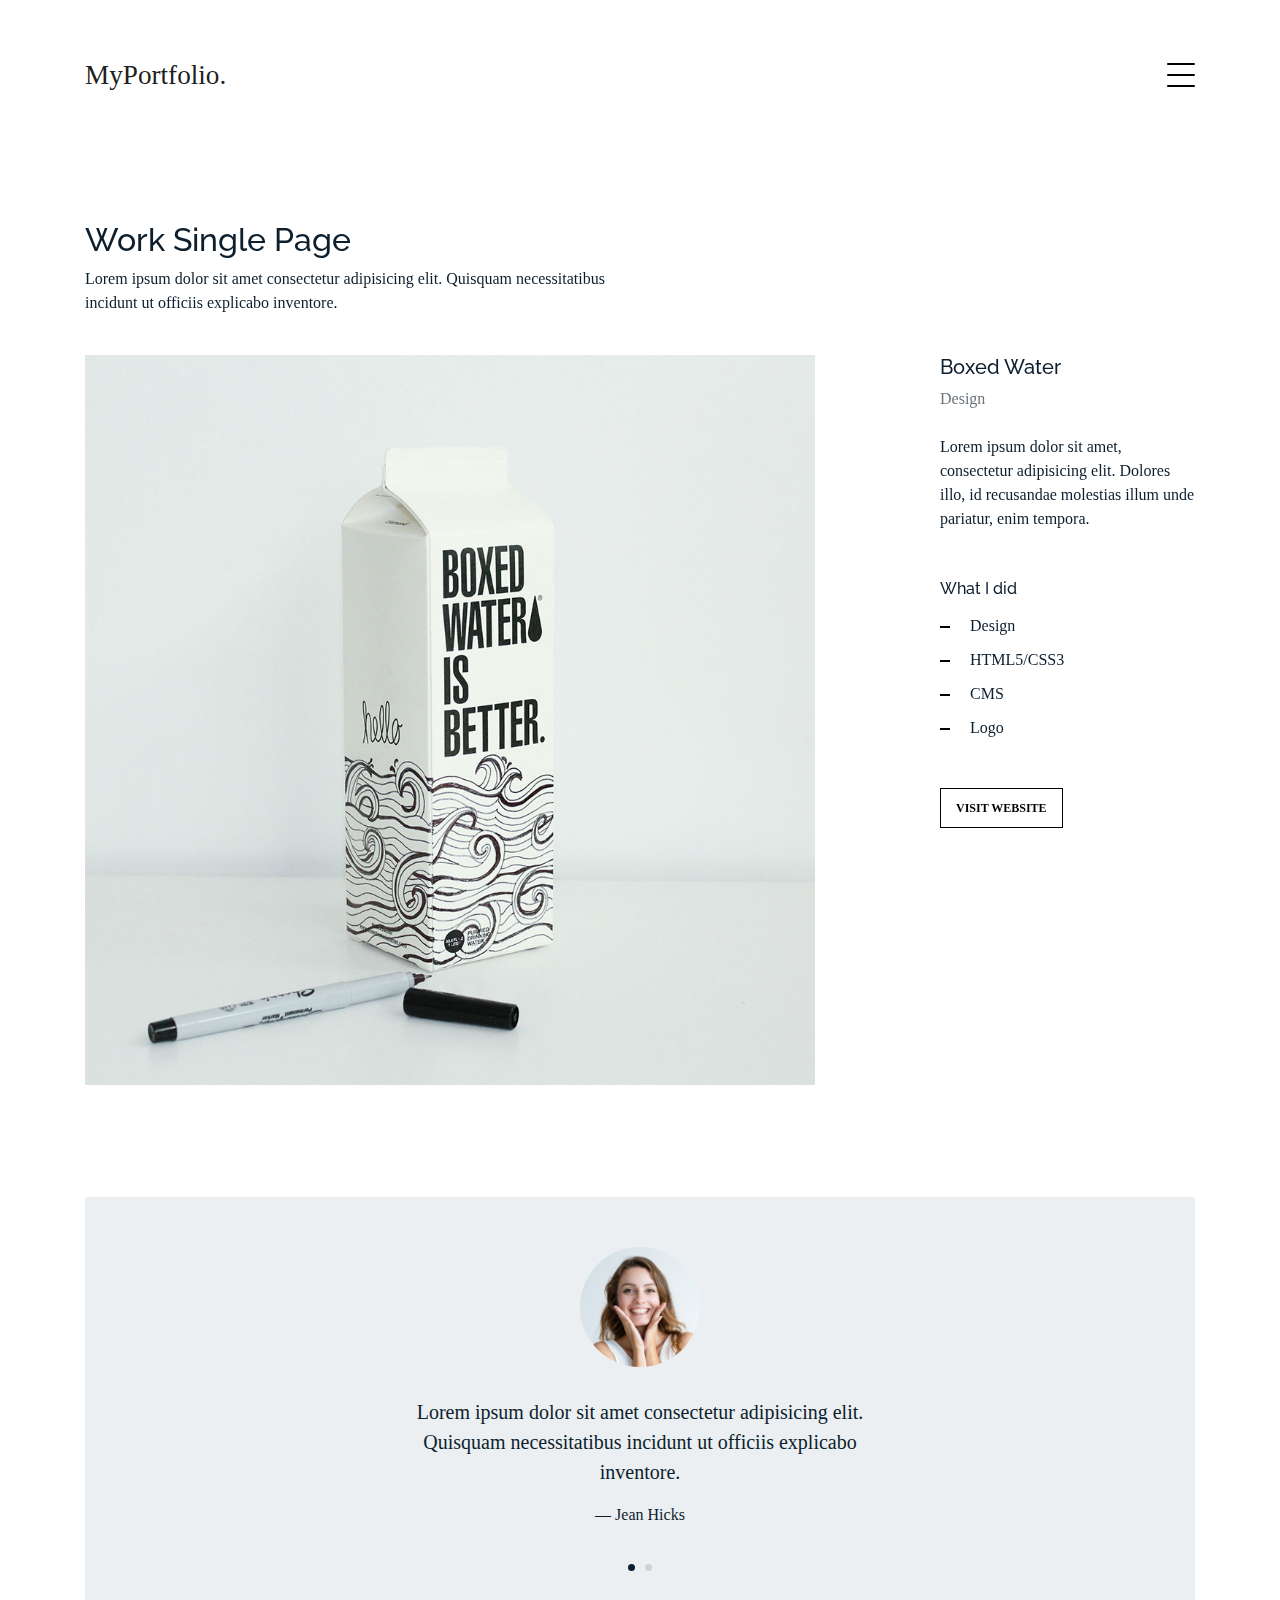
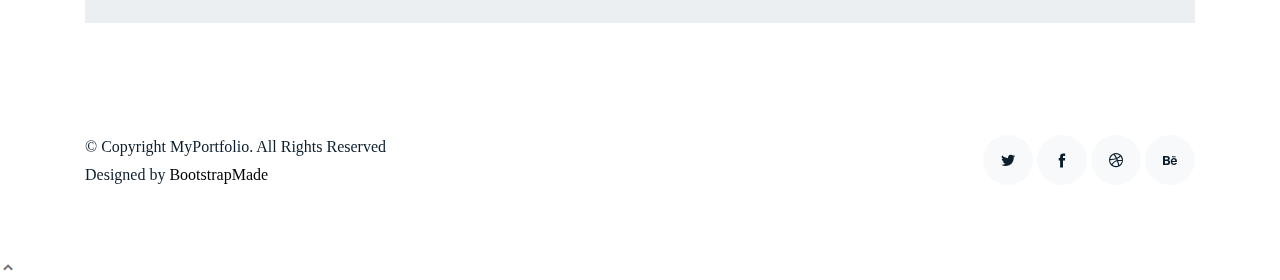
<file: work-single.html>
<!DOCTYPE html>
<html lang="en">

<head>
  <meta charset="utf-8">
  <meta content="width=device-width, initial-scale=1.0" name="viewport">

  <title>MyPortfolio Bootstrap Template - Work Single</title>
  <meta content="" name="descriptison">
  <meta content="" name="keywords">

  <!-- Favicons -->
  <link href="assets/img/favicon.png" rel="icon">
  <link href="assets/img/apple-touch-icon.png" rel="apple-touch-icon">

  <!-- Google Fonts -->
  <link href="https://fonts.googleapis.com/css?family=https://fonts.googleapis.com/css?family=Inconsolata:400,500,600,700|Raleway:400,400i,500,500i,600,600i,700,700i" rel="stylesheet">

  <!-- Vendor CSS Files -->
  <link href="assets/vendor/bootstrap/css/bootstrap.min.css" rel="stylesheet">
  <link href="assets/vendor/icofont/icofont.min.css" rel="stylesheet">
  <link href="assets/vendor/aos/aos.css" rel="stylesheet">
  <link href="assets/vendor/line-awesome/css/line-awesome.min.css" rel="stylesheet">
  <link href="assets/vendor/owl.carousel/assets/owl.carousel.min.css" rel="stylesheet">

  <!-- Template Main CSS File -->
  <link href="assets/css/style.css" rel="stylesheet">


</head>

<body>

  <!-- ======= Navbar ======= -->
  <div class="collapse navbar-collapse custom-navmenu" id="main-navbar">
    <div class="container py-2 py-md-5">
      <div class="row align-items-start">
        <div class="col-md-2">
          <ul class="custom-menu">
            <li><a href="index.html">Home</a></li>
            <li><a href="about.html">About Me</a></li>
            <li><a href="services.html">Services</a></li>
            <li class="active"><a href="works.html">Works</a></li>
            <li><a href="contact.html">Contact</a></li>
          </ul>
        </div>
        <div class="col-md-6 d-none d-md-block  mr-auto">
          <div class="tweet d-flex">
            <span class="icofont-twitter text-white mt-2 mr-3"></span>
            <div>
              <p><em>Lorem ipsum dolor sit amet consectetur adipisicing elit. Quisquam necessitatibus incidunt ut officiis explicabo inventore. <br> <a href="#">t.co/v82jsk</a></em></p>
            </div>
          </div>
        </div>
        <div class="col-md-4 d-none d-md-block">
          <h3>Hire Me</h3>
          <p>Lorem ipsum dolor sit amet consectetur adipisicing elit. Quisquam necessitatibus incidunt ut officiisexplicabo inventore. <br> <a href="#">myemail@gmail.com</a></p>
        </div>
      </div>

    </div>
  </div>

  <nav class="navbar navbar-light custom-navbar">
    <div class="container">
      <a class="navbar-brand" href="index.html">MyPortfolio.</a>

      <a href="#" class="burger" data-toggle="collapse" data-target="#main-navbar">
        <span></span>
      </a>

    </div>
  </nav>

  <main id="main">

    <section class="section">
      <div class="container">
        <div class="row mb-4 align-items-center">
          <div class="col-md-6" data-aos="fade-up">
            <h2>Work Single Page</h2>
            <p>Lorem ipsum dolor sit amet consectetur adipisicing elit. Quisquam necessitatibus incidunt ut officiis explicabo inventore.</p>
          </div>
        </div>
      </div>

      <div class="site-section pb-0">
        <div class="container">
          <div class="row align-items-stretch">
            <div class="col-md-8" data-aos="fade-up">
              <img src="assets/img/img_1_big.jpg" alt="Image" class="img-fluid">
            </div>
            <div class="col-md-3 ml-auto" data-aos="fade-up" data-aos-delay="100">
              <div class="sticky-content">
                <h3 class="h3">Boxed Water</h3>
                <p class="mb-4"><span class="text-muted">Design</span></p>

                <div class="mb-5">
                  <p>Lorem ipsum dolor sit amet, consectetur adipisicing elit. Dolores illo, id recusandae molestias
                    illum unde pariatur, enim tempora.</p>

                </div>

                <h4 class="h4 mb-3">What I did</h4>
                <ul class="list-unstyled list-line mb-5">
                  <li>Design</li>
                  <li>HTML5/CSS3</li>
                  <li>CMS</li>
                  <li>Logo</li>
                </ul>

                <p><a href="#" class="readmore">Visit Website</a></p>
              </div>
            </div>
          </div>
        </div>
    </section>

    <!-- ======= Testimonials Section ======= -->
    <section class="section pt-0">
      <div class="container">

        <div class="owl-carousel testimonial-carousel">

          <div class="testimonial-wrap">
            <div class="testimonial">
              <img src="assets/img/person_1.jpg" alt="Image" class="img-fluid">
              <blockquote>
                <p>Lorem ipsum dolor sit amet consectetur adipisicing elit. Quisquam necessitatibus incidunt ut officiis
                  explicabo inventore.</p>
              </blockquote>
              <p>&mdash; Jean Hicks</p>
            </div>
          </div>

          <div class="testimonial-wrap">
            <div class="testimonial">
              <img src="assets/img/person_2.jpg" alt="Image" class="img-fluid">
              <blockquote>
                <p>Lorem ipsum dolor sit amet consectetur adipisicing elit. Quisquam necessitatibus incidunt ut officiis
                  explicabo inventore.</p>
              </blockquote>
              <p>&mdash; Chris Stanworth</p>
            </div>
          </div>

        </div>

      </div>
    </section><!-- End Testimonials Section -->

  </main><!-- End #main -->

  <!-- ======= Footer ======= -->
  <footer class="footer" role="contentinfo">
    <div class="container">
      <div class="row">
        <div class="col-sm-6">
          <p class="mb-1">&copy; Copyright MyPortfolio. All Rights Reserved</p>
          <div class="credits">
            <!--
            All the links in the footer should remain intact.
            You can delete the links only if you purchased the pro version.
            Licensing information: https://bootstrapmade.com/license/
            Purchase the pro version with working PHP/AJAX contact form: https://bootstrapmade.com/buy/?theme=MyPortfolio
          -->
            Designed by <a href="https://bootstrapmade.com/">BootstrapMade</a>
          </div>
        </div>
        <div class="col-sm-6 social text-md-right">
          <a href="#"><span class="icofont-twitter"></span></a>
          <a href="#"><span class="icofont-facebook"></span></a>
          <a href="#"><span class="icofont-dribbble"></span></a>
          <a href="#"><span class="icofont-behance"></span></a>
        </div>
      </div>
    </div>
  </footer>

  <a href="#" class="back-to-top"><i class="icofont-simple-up"></i></a>

  <!-- Vendor JS Files -->
  <script src="assets/vendor/jquery/jquery.min.js"></script>
  <script src="assets/vendor/bootstrap/js/bootstrap.bundle.min.js"></script>
  <script src="assets/vendor/jquery.easing/jquery.easing.min.js"></script>
  <script src="assets/vendor/php-email-form/validate.js"></script>
  <script src="assets/vendor/aos/aos.js"></script>
  <script src="assets/vendor/isotope-layout/isotope.pkgd.min.js"></script>
  <script src="assets/vendor/owl.carousel/owl.carousel.min.js"></script>

  <!-- Template Main JS File -->
  <script src="assets/js/main.js"></script>

</body>

</html>
</file>
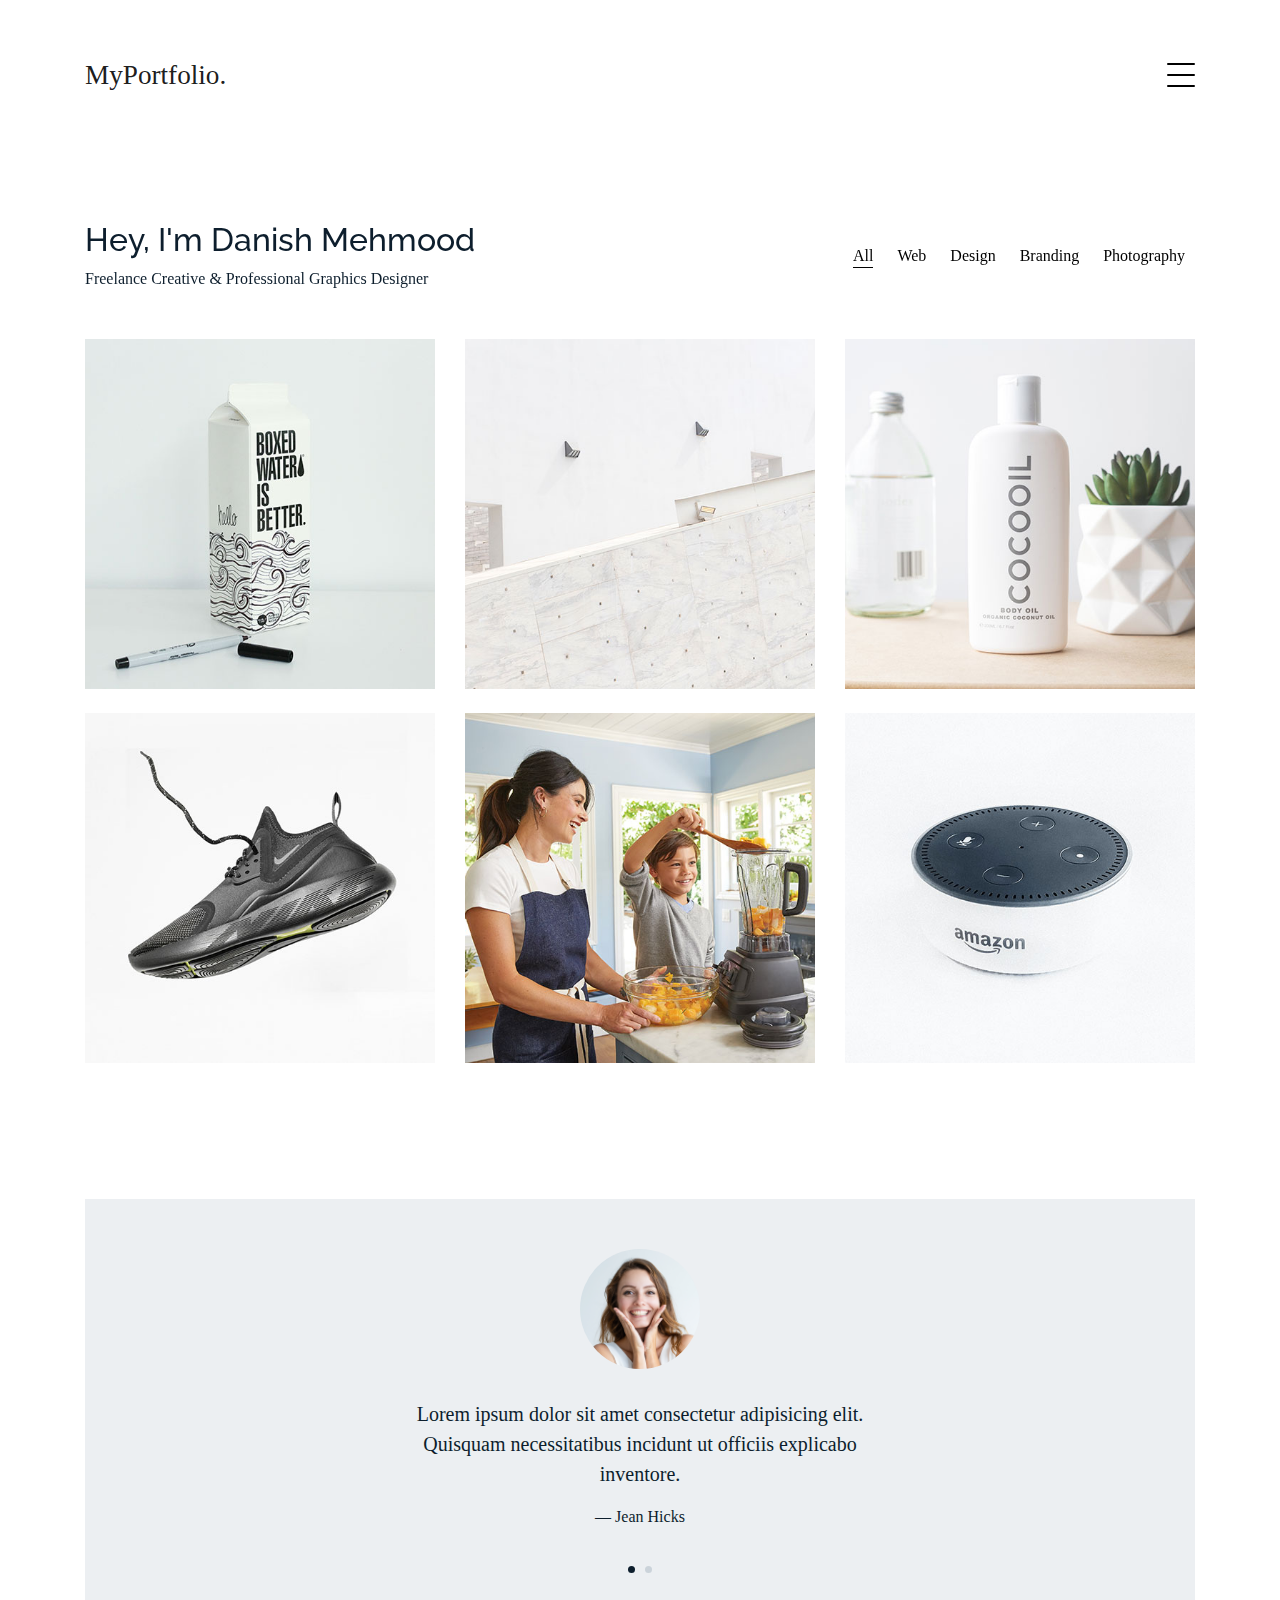
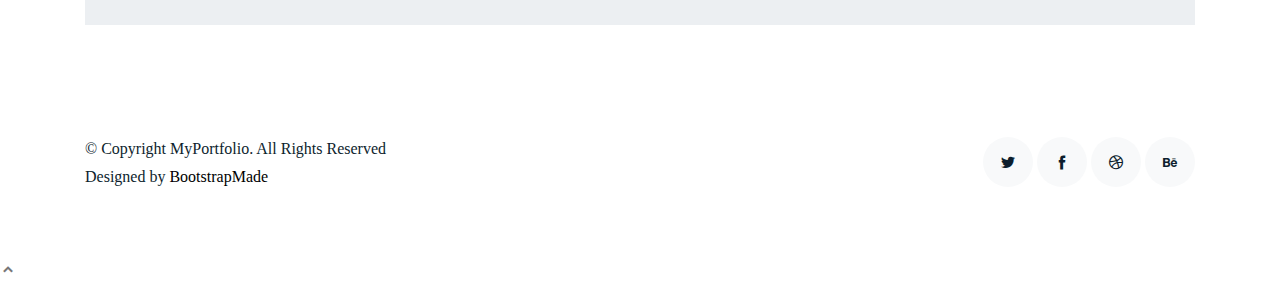
<file: works.html>
<!DOCTYPE html>
<html lang="en">

<head>
  <meta charset="utf-8">
  <meta content="width=device-width, initial-scale=1.0" name="viewport">

  <title>MyPortfolio Bootstrap Template - Works</title>
  <meta content="" name="descriptison">
  <meta content="" name="keywords">

  <!-- Favicons -->
  <link href="assets/img/favicon.png" rel="icon">
  <link href="assets/img/apple-touch-icon.png" rel="apple-touch-icon">

  <!-- Google Fonts -->
  <link href="https://fonts.googleapis.com/css?family=https://fonts.googleapis.com/css?family=Inconsolata:400,500,600,700|Raleway:400,400i,500,500i,600,600i,700,700i" rel="stylesheet">

  <!-- Vendor CSS Files -->
  <link href="assets/vendor/bootstrap/css/bootstrap.min.css" rel="stylesheet">
  <link href="assets/vendor/icofont/icofont.min.css" rel="stylesheet">
  <link href="assets/vendor/aos/aos.css" rel="stylesheet">
  <link href="assets/vendor/line-awesome/css/line-awesome.min.css" rel="stylesheet">
  <link href="assets/vendor/owl.carousel/assets/owl.carousel.min.css" rel="stylesheet">

  <!-- Template Main CSS File -->
  <link href="assets/css/style.css" rel="stylesheet">


</head>

<body>

  <!-- ======= Navbar ======= -->
  <div class="collapse navbar-collapse custom-navmenu" id="main-navbar">
    <div class="container py-2 py-md-5">
      <div class="row align-items-start">
        <div class="col-md-2">
          <ul class="custom-menu">
            <li><a href="index.html">Home</a></li>
            <li><a href="about.html">About Me</a></li>
            <li><a href="services.html">Services</a></li>
            <li class="active"><a href="works.html">Works</a></li>
            <li><a href="contact.html">Contact</a></li>
          </ul>
        </div>
        <div class="col-md-6 d-none d-md-block  mr-auto">
          <div class="tweet d-flex">
            <span class="icofont-twitter text-white mt-2 mr-3"></span>
            <div>
              <p><em>Lorem ipsum dolor sit amet consectetur adipisicing elit. Quisquam necessitatibus incidunt ut officiis explicabo inventore. <br> <a href="#">t.co/v82jsk</a></em></p>
            </div>
          </div>
        </div>
        <div class="col-md-4 d-none d-md-block">
          <h3>Hire Me</h3>
          <p>Lorem ipsum dolor sit amet consectetur adipisicing elit. Quisquam necessitatibus incidunt ut officiisexplicabo inventore. <br> <a href="#">myemail@gmail.com</a></p>
        </div>
      </div>

    </div>
  </div>

  <nav class="navbar navbar-light custom-navbar">
    <div class="container">
      <a class="navbar-brand" href="index.html">MyPortfolio.</a>

      <a href="#" class="burger" data-toggle="collapse" data-target="#main-navbar">
        <span></span>
      </a>

    </div>
  </nav>

  <main id="main">

    <!-- ======= Works Section ======= -->
    <section class="section site-portfolio">
      <div class="container">
        <div class="row mb-5 align-items-center">
          <div class="col-md-12 col-lg-6 mb-4 mb-lg-0" data-aos="fade-up">
            <h2>Hey, I'm Danish Mehmood</h2>
            <p class="mb-0">Freelance Creative &amp; Professional Graphics Designer</p>
          </div>
          <div class="col-md-12 col-lg-6 text-left text-lg-right" data-aos="fade-up" data-aos-delay="100">
            <div id="filters" class="filters">
              <a href="#" data-filter="*" class="active">All</a>
              <a href="#" data-filter=".web">Web</a>
              <a href="#" data-filter=".design">Design</a>
              <a href="#" data-filter=".branding">Branding</a>
              <a href="#" data-filter=".photography">Photography</a>
            </div>
          </div>
        </div>
        <div id="portfolio-grid" class="row no-gutter" data-aos="fade-up" data-aos-delay="200">
          <div class="item web col-sm-6 col-md-4 col-lg-4 mb-4">
            <a href="work-single.html" class="item-wrap fancybox">
              <div class="work-info">
                <h3>Boxed Water</h3>
                <span>Web</span>
              </div>
              <img class="img-fluid" src="assets/img/img_1.jpg">
            </a>
          </div>
          <div class="item photography col-sm-6 col-md-4 col-lg-4 mb-4">
            <a href="work-single.html" class="item-wrap fancybox">
              <div class="work-info">
                <h3>Build Indoo</h3>
                <span>Photography</span>
              </div>
              <img class="img-fluid" src="assets/img/img_2.jpg">
            </a>
          </div>
          <div class="item branding col-sm-6 col-md-4 col-lg-4 mb-4">
            <a href="work-single.html" class="item-wrap fancybox">
              <div class="work-info">
                <h3>Cocooil</h3>
                <span>Branding</span>
              </div>
              <img class="img-fluid" src="assets/img/img_3.jpg">
            </a>
          </div>
          <div class="item design col-sm-6 col-md-4 col-lg-4 mb-4">
            <a href="work-single.html" class="item-wrap fancybox">
              <div class="work-info">
                <h3>Nike Shoe</h3>
                <span>Design</span>
              </div>
              <img class="img-fluid" src="assets/img/img_4.jpg">
            </a>
          </div>
          <div class="item photography col-sm-6 col-md-4 col-lg-4 mb-4">
            <a href="work-single.html" class="item-wrap fancybox">
              <div class="work-info">
                <h3>Kitchen Sink</h3>
                <span>Photography</span>
              </div>
              <img class="img-fluid" src="assets/img/img_5.jpg">
            </a>
          </div>
          <div class="item branding col-sm-6 col-md-4 col-lg-4 mb-4">
            <a href="work-single.html" class="item-wrap fancybox">
              <div class="work-info">
                <h3>Amazon</h3>
                <span>brandingn</span>
              </div>
              <img class="img-fluid" src="assets/img/img_6.jpg">
            </a>
          </div>
        </div>
      </div>
    </section><!-- End  Works Section -->

    <!-- ======= Testimonials Section ======= -->
    <section class="section pt-0">
      <div class="container">

        <div class="owl-carousel testimonial-carousel">

          <div class="testimonial-wrap">
            <div class="testimonial">
              <img src="assets/img/person_1.jpg" alt="Image" class="img-fluid">
              <blockquote>
                <p>Lorem ipsum dolor sit amet consectetur adipisicing elit. Quisquam necessitatibus incidunt ut officiis
                  explicabo inventore.</p>
              </blockquote>
              <p>&mdash; Jean Hicks</p>
            </div>
          </div>

          <div class="testimonial-wrap">
            <div class="testimonial">
              <img src="assets/img/person_2.jpg" alt="Image" class="img-fluid">
              <blockquote>
                <p>Lorem ipsum dolor sit amet consectetur adipisicing elit. Quisquam necessitatibus incidunt ut officiis
                  explicabo inventore.</p>
              </blockquote>
              <p>&mdash; Chris Stanworth</p>
            </div>
          </div>

        </div>

      </div>
    </section><!-- End Testimonials Section -->

  </main><!-- End #main -->

  <!-- ======= Footer ======= -->
  <footer class="footer" role="contentinfo">
    <div class="container">
      <div class="row">
        <div class="col-sm-6">
          <p class="mb-1">&copy; Copyright MyPortfolio. All Rights Reserved</p>
          <div class="credits">
            <!--
            All the links in the footer should remain intact.
            You can delete the links only if you purchased the pro version.
            Licensing information: https://bootstrapmade.com/license/
            Purchase the pro version with working PHP/AJAX contact form: https://bootstrapmade.com/buy/?theme=MyPortfolio
          -->
            Designed by <a href="https://bootstrapmade.com/">BootstrapMade</a>
          </div>
        </div>
        <div class="col-sm-6 social text-md-right">
          <a href="#"><span class="icofont-twitter"></span></a>
          <a href="#"><span class="icofont-facebook"></span></a>
          <a href="#"><span class="icofont-dribbble"></span></a>
          <a href="#"><span class="icofont-behance"></span></a>
        </div>
      </div>
    </div>
  </footer>

  <a href="#" class="back-to-top"><i class="icofont-simple-up"></i></a>

  <!-- Vendor JS Files -->
  <script src="assets/vendor/jquery/jquery.min.js"></script>
  <script src="assets/vendor/bootstrap/js/bootstrap.bundle.min.js"></script>
  <script src="assets/vendor/jquery.easing/jquery.easing.min.js"></script>
  <script src="assets/vendor/php-email-form/validate.js"></script>
  <script src="assets/vendor/aos/aos.js"></script>
  <script src="assets/vendor/isotope-layout/isotope.pkgd.min.js"></script>
  <script src="assets/vendor/owl.carousel/owl.carousel.min.js"></script>

  <!-- Template Main JS File -->
  <script src="assets/js/main.js"></script>

</body>

</html>
</file>
<file: assets/vendor/line-awesome/css/line-awesome.min.css>
.la,.lab,.lad,.lal,.lar,.las{-moz-osx-font-smoothing:grayscale;-webkit-font-smoothing:antialiased;display:inline-block;font-style:normal;font-variant:normal;text-rendering:auto;line-height:1}.la-lg{font-size:1.33333em;line-height:.75em;vertical-align:-.0667em}.la-xs{font-size:.75em}.la-sm{font-size:.875em}.la-1x{font-size:1em}.la-2x{font-size:2em}.la-3x{font-size:3em}.la-4x{font-size:4em}.la-5x{font-size:5em}.la-6x{font-size:6em}.la-7x{font-size:7em}.la-8x{font-size:8em}.la-9x{font-size:9em}.la-10x{font-size:10em}.la-fw{text-align:center;width:1.25em}.la-ul{list-style-type:none;margin-left:2.5em;padding-left:0}.la-ul>li{position:relative}.la-li{left:-2em;position:absolute;text-align:center;width:2em;line-height:inherit}.la-border{border:solid .08em #eee;border-radius:.1em;padding:.2em .25em .15em}.la-pull-left{float:left}.la-pull-right{float:right}.la.la-pull-left,.lab.la-pull-left,.lal.la-pull-left,.lar.la-pull-left,.las.la-pull-left{margin-right:.3em}.la.la-pull-right,.lab.la-pull-right,.lal.la-pull-right,.lar.la-pull-right,.las.la-pull-right{margin-left:.3em}.la-spin{-webkit-animation:la-spin 2s infinite linear;animation:la-spin 2s infinite linear}.la-pulse{-webkit-animation:la-spin 1s infinite steps(8);animation:la-spin 1s infinite steps(8)}@-webkit-keyframes la-spin{0%{-webkit-transform:rotate(0);transform:rotate(0)}100%{-webkit-transform:rotate(360deg);transform:rotate(360deg)}}@keyframes la-spin{0%{-webkit-transform:rotate(0);transform:rotate(0)}100%{-webkit-transform:rotate(360deg);transform:rotate(360deg)}}.la-rotate-90{-webkit-transform:rotate(90deg);transform:rotate(90deg)}.la-rotate-180{-webkit-transform:rotate(180deg);transform:rotate(180deg)}.la-rotate-270{-webkit-transform:rotate(270deg);transform:rotate(270deg)}.la-flip-horizontal{-webkit-transform:scale(-1,1);transform:scale(-1,1)}.la-flip-vertical{-webkit-transform:scale(1,-1);transform:scale(1,-1)}.la-flip-both,.la-flip-horizontal.la-flip-vertical{-webkit-transform:scale(-1,-1);transform:scale(-1,-1)}:root .la-flip-both,:root .la-flip-horizontal,:root .la-flip-vertical,:root .la-rotate-180,:root .la-rotate-270,:root .la-rotate-90{-webkit-filter:none;filter:none}.la-stack{display:inline-block;height:2em;line-height:2em;position:relative;vertical-align:middle;width:2.5em}.la-stack-1x,.la-stack-2x{left:0;position:absolute;text-align:center;width:100%}.la-stack-1x{line-height:inherit}.la-stack-2x{font-size:2em}.la-inverse{color:#fff}.la-500px:before{content:"\f26e"}.la-accessible-icon:before{content:"\f368"}.la-accusoft:before{content:"\f369"}.la-acquisitions-incorporated:before{content:"\f6af"}.la-ad:before{content:"\f641"}.la-address-book:before{content:"\f2b9"}.la-address-card:before{content:"\f2bb"}.la-adjust:before{content:"\f042"}.la-adn:before{content:"\f170"}.la-adobe:before{content:"\f778"}.la-adversal:before{content:"\f36a"}.la-affiliatetheme:before{content:"\f36b"}.la-air-freshener:before{content:"\f5d0"}.la-airbnb:before{content:"\f834"}.la-algolia:before{content:"\f36c"}.la-align-center:before{content:"\f037"}.la-align-justify:before{content:"\f039"}.la-align-left:before{content:"\f036"}.la-align-right:before{content:"\f038"}.la-alipay:before{content:"\f642"}.la-allergies:before{content:"\f461"}.la-amazon:before{content:"\f270"}.la-amazon-pay:before{content:"\f42c"}.la-ambulance:before{content:"\f0f9"}.la-american-sign-language-interpreting:before{content:"\f2a3"}.la-amilia:before{content:"\f36d"}.la-anchor:before{content:"\f13d"}.la-android:before{content:"\f17b"}.la-angellist:before{content:"\f209"}.la-angle-double-down:before{content:"\f103"}.la-angle-double-left:before{content:"\f100"}.la-angle-double-right:before{content:"\f101"}.la-angle-double-up:before{content:"\f102"}.la-angle-down:before{content:"\f107"}.la-angle-left:before{content:"\f104"}.la-angle-right:before{content:"\f105"}.la-angle-up:before{content:"\f106"}.la-angry:before{content:"\f556"}.la-angrycreative:before{content:"\f36e"}.la-angular:before{content:"\f420"}.la-ankh:before{content:"\f644"}.la-app-store:before{content:"\f36f"}.la-app-store-ios:before{content:"\f370"}.la-apper:before{content:"\f371"}.la-apple:before{content:"\f179"}.la-apple-alt:before{content:"\f5d1"}.la-apple-pay:before{content:"\f415"}.la-archive:before{content:"\f187"}.la-archway:before{content:"\f557"}.la-arrow-alt-circle-down:before{content:"\f358"}.la-arrow-alt-circle-left:before{content:"\f359"}.la-arrow-alt-circle-right:before{content:"\f35a"}.la-arrow-alt-circle-up:before{content:"\f35b"}.la-arrow-circle-down:before{content:"\f0ab"}.la-arrow-circle-left:before{content:"\f0a8"}.la-arrow-circle-right:before{content:"\f0a9"}.la-arrow-circle-up:before{content:"\f0aa"}.la-arrow-down:before{content:"\f063"}.la-arrow-left:before{content:"\f060"}.la-arrow-right:before{content:"\f061"}.la-arrow-up:before{content:"\f062"}.la-arrows-alt:before{content:"\f0b2"}.la-arrows-alt-h:before{content:"\f337"}.la-arrows-alt-v:before{content:"\f338"}.la-artstation:before{content:"\f77a"}.la-assistive-listening-systems:before{content:"\f2a2"}.la-asterisk:before{content:"\f069"}.la-asymmetrik:before{content:"\f372"}.la-at:before{content:"\f1fa"}.la-atlas:before{content:"\f558"}.la-atlassian:before{content:"\f77b"}.la-atom:before{content:"\f5d2"}.la-audible:before{content:"\f373"}.la-audio-description:before{content:"\f29e"}.la-autoprefixer:before{content:"\f41c"}.la-avianex:before{content:"\f374"}.la-aviato:before{content:"\f421"}.la-award:before{content:"\f559"}.la-aws:before{content:"\f375"}.la-baby:before{content:"\f77c"}.la-baby-carriage:before{content:"\f77d"}.la-backspace:before{content:"\f55a"}.la-backward:before{content:"\f04a"}.la-bacon:before{content:"\f7e5"}.la-balance-scale:before{content:"\f24e"}.la-balance-scale-left:before{content:"\f515"}.la-balance-scale-right:before{content:"\f516"}.la-ban:before{content:"\f05e"}.la-band-aid:before{content:"\f462"}.la-bandcamp:before{content:"\f2d5"}.la-barcode:before{content:"\f02a"}.la-bars:before{content:"\f0c9"}.la-baseball-ball:before{content:"\f433"}.la-basketball-ball:before{content:"\f434"}.la-bath:before{content:"\f2cd"}.la-battery-empty:before{content:"\f244"}.la-battery-full:before{content:"\f240"}.la-battery-half:before{content:"\f242"}.la-battery-quarter:before{content:"\f243"}.la-battery-three-quarters:before{content:"\f241"}.la-battle-net:before{content:"\f835"}.la-bed:before{content:"\f236"}.la-beer:before{content:"\f0fc"}.la-behance:before{content:"\f1b4"}.la-behance-square:before{content:"\f1b5"}.la-bell:before{content:"\f0f3"}.la-bell-slash:before{content:"\f1f6"}.la-bezier-curve:before{content:"\f55b"}.la-bible:before{content:"\f647"}.la-bicycle:before{content:"\f206"}.la-biking:before{content:"\f84a"}.la-bimobject:before{content:"\f378"}.la-binoculars:before{content:"\f1e5"}.la-biohazard:before{content:"\f780"}.la-birthday-cake:before{content:"\f1fd"}.la-bitbucket:before{content:"\f171"}.la-bitcoin:before{content:"\f379"}.la-bity:before{content:"\f37a"}.la-black-tie:before{content:"\f27e"}.la-blackberry:before{content:"\f37b"}.la-blender:before{content:"\f517"}.la-blender-phone:before{content:"\f6b6"}.la-blind:before{content:"\f29d"}.la-blog:before{content:"\f781"}.la-blogger:before{content:"\f37c"}.la-blogger-b:before{content:"\f37d"}.la-bluetooth:before{content:"\f293"}.la-bluetooth-b:before{content:"\f294"}.la-bold:before{content:"\f032"}.la-bolt:before{content:"\f0e7"}.la-bomb:before{content:"\f1e2"}.la-bone:before{content:"\f5d7"}.la-bong:before{content:"\f55c"}.la-book:before{content:"\f02d"}.la-book-dead:before{content:"\f6b7"}.la-book-medical:before{content:"\f7e6"}.la-book-open:before{content:"\f518"}.la-book-reader:before{content:"\f5da"}.la-bookmark:before{content:"\f02e"}.la-bootstrap:before{content:"\f836"}.la-border-all:before{content:"\f84c"}.la-border-none:before{content:"\f850"}.la-border-style:before{content:"\f853"}.la-bowling-ball:before{content:"\f436"}.la-box:before{content:"\f466"}.la-box-open:before{content:"\f49e"}.la-boxes:before{content:"\f468"}.la-braille:before{content:"\f2a1"}.la-brain:before{content:"\f5dc"}.la-bread-slice:before{content:"\f7ec"}.la-briefcase:before{content:"\f0b1"}.la-briefcase-medical:before{content:"\f469"}.la-broadcast-tower:before{content:"\f519"}.la-broom:before{content:"\f51a"}.la-brush:before{content:"\f55d"}.la-btc:before{content:"\f15a"}.la-buffer:before{content:"\f837"}.la-bug:before{content:"\f188"}.la-building:before{content:"\f1ad"}.la-bullhorn:before{content:"\f0a1"}.la-bullseye:before{content:"\f140"}.la-burn:before{content:"\f46a"}.la-buromobelexperte:before{content:"\f37f"}.la-bus:before{content:"\f207"}.la-bus-alt:before{content:"\f55e"}.la-business-time:before{content:"\f64a"}.la-buy-n-large:before{content:"\f8a6"}.la-buysellads:before{content:"\f20d"}.la-calculator:before{content:"\f1ec"}.la-calendar:before{content:"\f133"}.la-calendar-alt:before{content:"\f073"}.la-calendar-check:before{content:"\f274"}.la-calendar-day:before{content:"\f783"}.la-calendar-minus:before{content:"\f272"}.la-calendar-plus:before{content:"\f271"}.la-calendar-times:before{content:"\f273"}.la-calendar-week:before{content:"\f784"}.la-camera:before{content:"\f030"}.la-camera-retro:before{content:"\f083"}.la-campground:before{content:"\f6bb"}.la-canadian-maple-leaf:before{content:"\f785"}.la-candy-cane:before{content:"\f786"}.la-cannabis:before{content:"\f55f"}.la-capsules:before{content:"\f46b"}.la-car:before{content:"\f1b9"}.la-car-alt:before{content:"\f5de"}.la-car-battery:before{content:"\f5df"}.la-car-crash:before{content:"\f5e1"}.la-car-side:before{content:"\f5e4"}.la-caret-down:before{content:"\f0d7"}.la-caret-left:before{content:"\f0d9"}.la-caret-right:before{content:"\f0da"}.la-caret-square-down:before{content:"\f150"}.la-caret-square-left:before{content:"\f191"}.la-caret-square-right:before{content:"\f152"}.la-caret-square-up:before{content:"\f151"}.la-caret-up:before{content:"\f0d8"}.la-carrot:before{content:"\f787"}.la-cart-arrow-down:before{content:"\f218"}.la-cart-plus:before{content:"\f217"}.la-cash-register:before{content:"\f788"}.la-cat:before{content:"\f6be"}.la-cc-amazon-pay:before{content:"\f42d"}.la-cc-amex:before{content:"\f1f3"}.la-cc-apple-pay:before{content:"\f416"}.la-cc-diners-club:before{content:"\f24c"}.la-cc-discover:before{content:"\f1f2"}.la-cc-jcb:before{content:"\f24b"}.la-cc-mastercard:before{content:"\f1f1"}.la-cc-paypal:before{content:"\f1f4"}.la-cc-stripe:before{content:"\f1f5"}.la-cc-visa:before{content:"\f1f0"}.la-centercode:before{content:"\f380"}.la-centos:before{content:"\f789"}.la-certificate:before{content:"\f0a3"}.la-chair:before{content:"\f6c0"}.la-chalkboard:before{content:"\f51b"}.la-chalkboard-teacher:before{content:"\f51c"}.la-charging-station:before{content:"\f5e7"}.la-chart-area:before{content:"\f1fe"}.la-chart-bar:before{content:"\f080"}.la-chart-line:before{content:"\f201"}.la-chart-pie:before{content:"\f200"}.la-check:before{content:"\f00c"}.la-check-circle:before{content:"\f058"}.la-check-double:before{content:"\f560"}.la-check-square:before{content:"\f14a"}.la-cheese:before{content:"\f7ef"}.la-chess:before{content:"\f439"}.la-chess-bishop:before{content:"\f43a"}.la-chess-board:before{content:"\f43c"}.la-chess-king:before{content:"\f43f"}.la-chess-knight:before{content:"\f441"}.la-chess-pawn:before{content:"\f443"}.la-chess-queen:before{content:"\f445"}.la-chess-rook:before{content:"\f447"}.la-chevron-circle-down:before{content:"\f13a"}.la-chevron-circle-left:before{content:"\f137"}.la-chevron-circle-right:before{content:"\f138"}.la-chevron-circle-up:before{content:"\f139"}.la-chevron-down:before{content:"\f078"}.la-chevron-left:before{content:"\f053"}.la-chevron-right:before{content:"\f054"}.la-chevron-up:before{content:"\f077"}.la-child:before{content:"\f1ae"}.la-chrome:before{content:"\f268"}.la-chromecast:before{content:"\f838"}.la-church:before{content:"\f51d"}.la-circle:before{content:"\f111"}.la-circle-notch:before{content:"\f1ce"}.la-city:before{content:"\f64f"}.la-clinic-medical:before{content:"\f7f2"}.la-clipboard:before{content:"\f328"}.la-clipboard-check:before{content:"\f46c"}.la-clipboard-list:before{content:"\f46d"}.la-clock:before{content:"\f017"}.la-clone:before{content:"\f24d"}.la-closed-captioning:before{content:"\f20a"}.la-cloud:before{content:"\f0c2"}.la-cloud-download-alt:before{content:"\f381"}.la-cloud-meatball:before{content:"\f73b"}.la-cloud-moon:before{content:"\f6c3"}.la-cloud-moon-rain:before{content:"\f73c"}.la-cloud-rain:before{content:"\f73d"}.la-cloud-showers-heavy:before{content:"\f740"}.la-cloud-sun:before{content:"\f6c4"}.la-cloud-sun-rain:before{content:"\f743"}.la-cloud-upload-alt:before{content:"\f382"}.la-cloudscale:before{content:"\f383"}.la-cloudsmith:before{content:"\f384"}.la-cloudversify:before{content:"\f385"}.la-cocktail:before{content:"\f561"}.la-code:before{content:"\f121"}.la-code-branch:before{content:"\f126"}.la-codepen:before{content:"\f1cb"}.la-codiepie:before{content:"\f284"}.la-coffee:before{content:"\f0f4"}.la-cog:before{content:"\f013"}.la-cogs:before{content:"\f085"}.la-coins:before{content:"\f51e"}.la-columns:before{content:"\f0db"}.la-comment:before{content:"\f075"}.la-comment-alt:before{content:"\f27a"}.la-comment-dollar:before{content:"\f651"}.la-comment-dots:before{content:"\f4ad"}.la-comment-medical:before{content:"\f7f5"}.la-comment-slash:before{content:"\f4b3"}.la-comments:before{content:"\f086"}.la-comments-dollar:before{content:"\f653"}.la-compact-disc:before{content:"\f51f"}.la-compass:before{content:"\f14e"}.la-compress:before{content:"\f066"}.la-compress-arrows-alt:before{content:"\f78c"}.la-concierge-bell:before{content:"\f562"}.la-confluence:before{content:"\f78d"}.la-connectdevelop:before{content:"\f20e"}.la-contao:before{content:"\f26d"}.la-cookie:before{content:"\f563"}.la-cookie-bite:before{content:"\f564"}.la-copy:before{content:"\f0c5"}.la-copyright:before{content:"\f1f9"}.la-cotton-bureau:before{content:"\f89e"}.la-couch:before{content:"\f4b8"}.la-cpanel:before{content:"\f388"}.la-creative-commons:before{content:"\f25e"}.la-creative-commons-by:before{content:"\f4e7"}.la-creative-commons-nc:before{content:"\f4e8"}.la-creative-commons-nc-eu:before{content:"\f4e9"}.la-creative-commons-nc-jp:before{content:"\f4ea"}.la-creative-commons-nd:before{content:"\f4eb"}.la-creative-commons-pd:before{content:"\f4ec"}.la-creative-commons-pd-alt:before{content:"\f4ed"}.la-creative-commons-remix:before{content:"\f4ee"}.la-creative-commons-sa:before{content:"\f4ef"}.la-creative-commons-sampling:before{content:"\f4f0"}.la-creative-commons-sampling-plus:before{content:"\f4f1"}.la-creative-commons-share:before{content:"\f4f2"}.la-creative-commons-zero:before{content:"\f4f3"}.la-credit-card:before{content:"\f09d"}.la-critical-role:before{content:"\f6c9"}.la-crop:before{content:"\f125"}.la-crop-alt:before{content:"\f565"}.la-cross:before{content:"\f654"}.la-crosshairs:before{content:"\f05b"}.la-crow:before{content:"\f520"}.la-crown:before{content:"\f521"}.la-crutch:before{content:"\f7f7"}.la-css3:before{content:"\f13c"}.la-css3-alt:before{content:"\f38b"}.la-cube:before{content:"\f1b2"}.la-cubes:before{content:"\f1b3"}.la-cut:before{content:"\f0c4"}.la-cuttlefish:before{content:"\f38c"}.la-d-and-d:before{content:"\f38d"}.la-d-and-d-beyond:before{content:"\f6ca"}.la-dashcube:before{content:"\f210"}.la-database:before{content:"\f1c0"}.la-deaf:before{content:"\f2a4"}.la-delicious:before{content:"\f1a5"}.la-democrat:before{content:"\f747"}.la-deploydog:before{content:"\f38e"}.la-deskpro:before{content:"\f38f"}.la-desktop:before{content:"\f108"}.la-dev:before{content:"\f6cc"}.la-deviantart:before{content:"\f1bd"}.la-dharmachakra:before{content:"\f655"}.la-dhl:before{content:"\f790"}.la-diagnoses:before{content:"\f470"}.la-diaspora:before{content:"\f791"}.la-dice:before{content:"\f522"}.la-dice-d20:before{content:"\f6cf"}.la-dice-d6:before{content:"\f6d1"}.la-dice-five:before{content:"\f523"}.la-dice-four:before{content:"\f524"}.la-dice-one:before{content:"\f525"}.la-dice-six:before{content:"\f526"}.la-dice-three:before{content:"\f527"}.la-dice-two:before{content:"\f528"}.la-digg:before{content:"\f1a6"}.la-digital-ocean:before{content:"\f391"}.la-digital-tachograph:before{content:"\f566"}.la-directions:before{content:"\f5eb"}.la-discord:before{content:"\f392"}.la-discourse:before{content:"\f393"}.la-divide:before{content:"\f529"}.la-dizzy:before{content:"\f567"}.la-dna:before{content:"\f471"}.la-dochub:before{content:"\f394"}.la-docker:before{content:"\f395"}.la-dog:before{content:"\f6d3"}.la-dollar-sign:before{content:"\f155"}.la-dolly:before{content:"\f472"}.la-dolly-flatbed:before{content:"\f474"}.la-donate:before{content:"\f4b9"}.la-door-closed:before{content:"\f52a"}.la-door-open:before{content:"\f52b"}.la-dot-circle:before{content:"\f192"}.la-dove:before{content:"\f4ba"}.la-download:before{content:"\f019"}.la-draft2digital:before{content:"\f396"}.la-drafting-compass:before{content:"\f568"}.la-dragon:before{content:"\f6d5"}.la-draw-polygon:before{content:"\f5ee"}.la-dribbble:before{content:"\f17d"}.la-dribbble-square:before{content:"\f397"}.la-dropbox:before{content:"\f16b"}.la-drum:before{content:"\f569"}.la-drum-steelpan:before{content:"\f56a"}.la-drumstick-bite:before{content:"\f6d7"}.la-drupal:before{content:"\f1a9"}.la-dumbbell:before{content:"\f44b"}.la-dumpster:before{content:"\f793"}.la-dumpster-fire:before{content:"\f794"}.la-dungeon:before{content:"\f6d9"}.la-dyalog:before{content:"\f399"}.la-earlybirds:before{content:"\f39a"}.la-ebay:before{content:"\f4f4"}.la-edge:before{content:"\f282"}.la-edit:before{content:"\f044"}.la-egg:before{content:"\f7fb"}.la-eject:before{content:"\f052"}.la-elementor:before{content:"\f430"}.la-ellipsis-h:before{content:"\f141"}.la-ellipsis-v:before{content:"\f142"}.la-ello:before{content:"\f5f1"}.la-ember:before{content:"\f423"}.la-empire:before{content:"\f1d1"}.la-envelope:before{content:"\f0e0"}.la-envelope-open:before{content:"\f2b6"}.la-envelope-open-text:before{content:"\f658"}.la-envelope-square:before{content:"\f199"}.la-envira:before{content:"\f299"}.la-equals:before{content:"\f52c"}.la-eraser:before{content:"\f12d"}.la-erlang:before{content:"\f39d"}.la-ethereum:before{content:"\f42e"}.la-ethernet:before{content:"\f796"}.la-etsy:before{content:"\f2d7"}.la-euro-sign:before{content:"\f153"}.la-evernote:before{content:"\f839"}.la-exchange-alt:before{content:"\f362"}.la-exclamation:before{content:"\f12a"}.la-exclamation-circle:before{content:"\f06a"}.la-exclamation-triangle:before{content:"\f071"}.la-expand:before{content:"\f065"}.la-expand-arrows-alt:before{content:"\f31e"}.la-expeditedssl:before{content:"\f23e"}.la-external-link-alt:before{content:"\f35d"}.la-external-link-square-alt:before{content:"\f360"}.la-eye:before{content:"\f06e"}.la-eye-dropper:before{content:"\f1fb"}.la-eye-slash:before{content:"\f070"}.la-facebook:before{content:"\f09a"}.la-facebook-f:before{content:"\f39e"}.la-facebook-messenger:before{content:"\f39f"}.la-facebook-square:before{content:"\f082"}.la-fan:before{content:"\f863"}.la-fantasy-flight-games:before{content:"\f6dc"}.la-fast-backward:before{content:"\f049"}.la-fast-forward:before{content:"\f050"}.la-fax:before{content:"\f1ac"}.la-feather:before{content:"\f52d"}.la-feather-alt:before{content:"\f56b"}.la-fedex:before{content:"\f797"}.la-fedora:before{content:"\f798"}.la-female:before{content:"\f182"}.la-fighter-jet:before{content:"\f0fb"}.la-figma:before{content:"\f799"}.la-file:before{content:"\f15b"}.la-file-alt:before{content:"\f15c"}.la-file-archive:before{content:"\f1c6"}.la-file-audio:before{content:"\f1c7"}.la-file-code:before{content:"\f1c9"}.la-file-contract:before{content:"\f56c"}.la-file-csv:before{content:"\f6dd"}.la-file-download:before{content:"\f56d"}.la-file-excel:before{content:"\f1c3"}.la-file-export:before{content:"\f56e"}.la-file-image:before{content:"\f1c5"}.la-file-import:before{content:"\f56f"}.la-file-invoice:before{content:"\f570"}.la-file-invoice-dollar:before{content:"\f571"}.la-file-medical:before{content:"\f477"}.la-file-medical-alt:before{content:"\f478"}.la-file-pdf:before{content:"\f1c1"}.la-file-powerpoint:before{content:"\f1c4"}.la-file-prescription:before{content:"\f572"}.la-file-signature:before{content:"\f573"}.la-file-upload:before{content:"\f574"}.la-file-video:before{content:"\f1c8"}.la-file-word:before{content:"\f1c2"}.la-fill:before{content:"\f575"}.la-fill-drip:before{content:"\f576"}.la-film:before{content:"\f008"}.la-filter:before{content:"\f0b0"}.la-fingerprint:before{content:"\f577"}.la-fire:before{content:"\f06d"}.la-fire-alt:before{content:"\f7e4"}.la-fire-extinguisher:before{content:"\f134"}.la-firefox:before{content:"\f269"}.la-first-aid:before{content:"\f479"}.la-first-order:before{content:"\f2b0"}.la-first-order-alt:before{content:"\f50a"}.la-firstdraft:before{content:"\f3a1"}.la-fish:before{content:"\f578"}.la-fist-raised:before{content:"\f6de"}.la-flag:before{content:"\f024"}.la-flag-checkered:before{content:"\f11e"}.la-flag-usa:before{content:"\f74d"}.la-flask:before{content:"\f0c3"}.la-flickr:before{content:"\f16e"}.la-flipboard:before{content:"\f44d"}.la-flushed:before{content:"\f579"}.la-fly:before{content:"\f417"}.la-folder:before{content:"\f07b"}.la-folder-minus:before{content:"\f65d"}.la-folder-open:before{content:"\f07c"}.la-folder-plus:before{content:"\f65e"}.la-font:before{content:"\f031"}.la-font-awesome:before{content:"\f2b4"}.la-font-awesome-alt:before{content:"\f35c"}.la-font-awesome-flag:before{content:"\f425"}.la-font-awesome-logo-full:before{content:"\f4e6"}.la-fonticons:before{content:"\f280"}.la-fonticons-fi:before{content:"\f3a2"}.la-football-ball:before{content:"\f44e"}.la-fort-awesome:before{content:"\f286"}.la-fort-awesome-alt:before{content:"\f3a3"}.la-forumbee:before{content:"\f211"}.la-forward:before{content:"\f04e"}.la-foursquare:before{content:"\f180"}.la-free-code-camp:before{content:"\f2c5"}.la-freebsd:before{content:"\f3a4"}.la-frog:before{content:"\f52e"}.la-frown:before{content:"\f119"}.la-frown-open:before{content:"\f57a"}.la-fulcrum:before{content:"\f50b"}.la-funnel-dollar:before{content:"\f662"}.la-futbol:before{content:"\f1e3"}.la-galactic-republic:before{content:"\f50c"}.la-galactic-senate:before{content:"\f50d"}.la-gamepad:before{content:"\f11b"}.la-gas-pump:before{content:"\f52f"}.la-gavel:before{content:"\f0e3"}.la-gem:before{content:"\f3a5"}.la-genderless:before{content:"\f22d"}.la-get-pocket:before{content:"\f265"}.la-gg:before{content:"\f260"}.la-gg-circle:before{content:"\f261"}.la-ghost:before{content:"\f6e2"}.la-gift:before{content:"\f06b"}.la-gifts:before{content:"\f79c"}.la-git:before{content:"\f1d3"}.la-git-alt:before{content:"\f841"}.la-git-square:before{content:"\f1d2"}.la-github:before{content:"\f09b"}.la-github-alt:before{content:"\f113"}.la-github-square:before{content:"\f092"}.la-gitkraken:before{content:"\f3a6"}.la-gitlab:before{content:"\f296"}.la-gitter:before{content:"\f426"}.la-glass-cheers:before{content:"\f79f"}.la-glass-martini:before{content:"\f000"}.la-glass-martini-alt:before{content:"\f57b"}.la-glass-whiskey:before{content:"\f7a0"}.la-glasses:before{content:"\f530"}.la-glide:before{content:"\f2a5"}.la-glide-g:before{content:"\f2a6"}.la-globe:before{content:"\f0ac"}.la-globe-africa:before{content:"\f57c"}.la-globe-americas:before{content:"\f57d"}.la-globe-asia:before{content:"\f57e"}.la-globe-europe:before{content:"\f7a2"}.la-gofore:before{content:"\f3a7"}.la-golf-ball:before{content:"\f450"}.la-goodreads:before{content:"\f3a8"}.la-goodreads-g:before{content:"\f3a9"}.la-google:before{content:"\f1a0"}.la-google-drive:before{content:"\f3aa"}.la-google-play:before{content:"\f3ab"}.la-google-plus:before{content:"\f2b3"}.la-google-plus-g:before{content:"\f0d5"}.la-google-plus-square:before{content:"\f0d4"}.la-google-wallet:before{content:"\f1ee"}.la-gopuram:before{content:"\f664"}.la-graduation-cap:before{content:"\f19d"}.la-gratipay:before{content:"\f184"}.la-grav:before{content:"\f2d6"}.la-greater-than:before{content:"\f531"}.la-greater-than-equal:before{content:"\f532"}.la-grimace:before{content:"\f57f"}.la-grin:before{content:"\f580"}.la-grin-alt:before{content:"\f581"}.la-grin-beam:before{content:"\f582"}.la-grin-beam-sweat:before{content:"\f583"}.la-grin-hearts:before{content:"\f584"}.la-grin-squint:before{content:"\f585"}.la-grin-squint-tears:before{content:"\f586"}.la-grin-stars:before{content:"\f587"}.la-grin-tears:before{content:"\f588"}.la-grin-tongue:before{content:"\f589"}.la-grin-tongue-squint:before{content:"\f58a"}.la-grin-tongue-wink:before{content:"\f58b"}.la-grin-wink:before{content:"\f58c"}.la-grip-horizontal:before{content:"\f58d"}.la-grip-lines:before{content:"\f7a4"}.la-grip-lines-vertical:before{content:"\f7a5"}.la-grip-vertical:before{content:"\f58e"}.la-gripfire:before{content:"\f3ac"}.la-grunt:before{content:"\f3ad"}.la-guitar:before{content:"\f7a6"}.la-gulp:before{content:"\f3ae"}.la-h-square:before{content:"\f0fd"}.la-hacker-news:before{content:"\f1d4"}.la-hacker-news-square:before{content:"\f3af"}.la-hackerrank:before{content:"\f5f7"}.la-hamburger:before{content:"\f805"}.la-hammer:before{content:"\f6e3"}.la-hamsa:before{content:"\f665"}.la-hand-holding:before{content:"\f4bd"}.la-hand-holding-heart:before{content:"\f4be"}.la-hand-holding-usd:before{content:"\f4c0"}.la-hand-lizard:before{content:"\f258"}.la-hand-middle-finger:before{content:"\f806"}.la-hand-paper:before{content:"\f256"}.la-hand-peace:before{content:"\f25b"}.la-hand-point-down:before{content:"\f0a7"}.la-hand-point-left:before{content:"\f0a5"}.la-hand-point-right:before{content:"\f0a4"}.la-hand-point-up:before{content:"\f0a6"}.la-hand-pointer:before{content:"\f25a"}.la-hand-rock:before{content:"\f255"}.la-hand-scissors:before{content:"\f257"}.la-hand-spock:before{content:"\f259"}.la-hands:before{content:"\f4c2"}.la-hands-helping:before{content:"\f4c4"}.la-handshake:before{content:"\f2b5"}.la-hanukiah:before{content:"\f6e6"}.la-hard-hat:before{content:"\f807"}.la-hashtag:before{content:"\f292"}.la-hat-cowboy:before{content:"\f8c0"}.la-hat-cowboy-side:before{content:"\f8c1"}.la-hat-wizard:before{content:"\f6e8"}.la-haykal:before{content:"\f666"}.la-hdd:before{content:"\f0a0"}.la-heading:before{content:"\f1dc"}.la-headphones:before{content:"\f025"}.la-headphones-alt:before{content:"\f58f"}.la-headset:before{content:"\f590"}.la-heart:before{content:"\f004"}.la-heart-broken:before{content:"\f7a9"}.la-heartbeat:before{content:"\f21e"}.la-helicopter:before{content:"\f533"}.la-highlighter:before{content:"\f591"}.la-hiking:before{content:"\f6ec"}.la-hippo:before{content:"\f6ed"}.la-hips:before{content:"\f452"}.la-hire-a-helper:before{content:"\f3b0"}.la-history:before{content:"\f1da"}.la-hockey-puck:before{content:"\f453"}.la-holly-berry:before{content:"\f7aa"}.la-home:before{content:"\f015"}.la-hooli:before{content:"\f427"}.la-hornbill:before{content:"\f592"}.la-horse:before{content:"\f6f0"}.la-horse-head:before{content:"\f7ab"}.la-hospital:before{content:"\f0f8"}.la-hospital-alt:before{content:"\f47d"}.la-hospital-symbol:before{content:"\f47e"}.la-hot-tub:before{content:"\f593"}.la-hotdog:before{content:"\f80f"}.la-hotel:before{content:"\f594"}.la-hotjar:before{content:"\f3b1"}.la-hourglass:before{content:"\f254"}.la-hourglass-end:before{content:"\f253"}.la-hourglass-half:before{content:"\f252"}.la-hourglass-start:before{content:"\f251"}.la-house-damage:before{content:"\f6f1"}.la-houzz:before{content:"\f27c"}.la-hryvnia:before{content:"\f6f2"}.la-html5:before{content:"\f13b"}.la-hubspot:before{content:"\f3b2"}.la-i-cursor:before{content:"\f246"}.la-ice-cream:before{content:"\f810"}.la-icicles:before{content:"\f7ad"}.la-icons:before{content:"\f86d"}.la-id-badge:before{content:"\f2c1"}.la-id-card:before{content:"\f2c2"}.la-id-card-alt:before{content:"\f47f"}.la-igloo:before{content:"\f7ae"}.la-image:before{content:"\f03e"}.la-images:before{content:"\f302"}.la-imdb:before{content:"\f2d8"}.la-inbox:before{content:"\f01c"}.la-indent:before{content:"\f03c"}.la-industry:before{content:"\f275"}.la-infinity:before{content:"\f534"}.la-info:before{content:"\f129"}.la-info-circle:before{content:"\f05a"}.la-instagram:before{content:"\f16d"}.la-intercom:before{content:"\f7af"}.la-internet-explorer:before{content:"\f26b"}.la-invision:before{content:"\f7b0"}.la-ioxhost:before{content:"\f208"}.la-italic:before{content:"\f033"}.la-itch-io:before{content:"\f83a"}.la-itunes:before{content:"\f3b4"}.la-itunes-note:before{content:"\f3b5"}.la-java:before{content:"\f4e4"}.la-jedi:before{content:"\f669"}.la-jedi-order:before{content:"\f50e"}.la-jenkins:before{content:"\f3b6"}.la-jira:before{content:"\f7b1"}.la-joget:before{content:"\f3b7"}.la-joint:before{content:"\f595"}.la-joomla:before{content:"\f1aa"}.la-journal-whills:before{content:"\f66a"}.la-js:before{content:"\f3b8"}.la-js-square:before{content:"\f3b9"}.la-jsfiddle:before{content:"\f1cc"}.la-kaaba:before{content:"\f66b"}.la-kaggle:before{content:"\f5fa"}.la-key:before{content:"\f084"}.la-keybase:before{content:"\f4f5"}.la-keyboard:before{content:"\f11c"}.la-keycdn:before{content:"\f3ba"}.la-khanda:before{content:"\f66d"}.la-kickstarter:before{content:"\f3bb"}.la-kickstarter-k:before{content:"\f3bc"}.la-kiss:before{content:"\f596"}.la-kiss-beam:before{content:"\f597"}.la-kiss-wink-heart:before{content:"\f598"}.la-kiwi-bird:before{content:"\f535"}.la-korvue:before{content:"\f42f"}.la-landmark:before{content:"\f66f"}.la-language:before{content:"\f1ab"}.la-laptop:before{content:"\f109"}.la-laptop-code:before{content:"\f5fc"}.la-laptop-medical:before{content:"\f812"}.la-laravel:before{content:"\f3bd"}.la-lastfm:before{content:"\f202"}.la-lastfm-square:before{content:"\f203"}.la-laugh:before{content:"\f599"}.la-laugh-beam:before{content:"\f59a"}.la-laugh-squint:before{content:"\f59b"}.la-laugh-wink:before{content:"\f59c"}.la-layer-group:before{content:"\f5fd"}.la-leaf:before{content:"\f06c"}.la-leanpub:before{content:"\f212"}.la-lemon:before{content:"\f094"}.la-less:before{content:"\f41d"}.la-less-than:before{content:"\f536"}.la-less-than-equal:before{content:"\f537"}.la-level-down-alt:before{content:"\f3be"}.la-level-up-alt:before{content:"\f3bf"}.la-life-ring:before{content:"\f1cd"}.la-lightbulb:before{content:"\f0eb"}.la-line:before{content:"\f3c0"}.la-link:before{content:"\f0c1"}.la-linkedin:before{content:"\f08c"}.la-linkedin-in:before{content:"\f0e1"}.la-linode:before{content:"\f2b8"}.la-linux:before{content:"\f17c"}.la-lira-sign:before{content:"\f195"}.la-list:before{content:"\f03a"}.la-list-alt:before{content:"\f022"}.la-list-ol:before{content:"\f0cb"}.la-list-ul:before{content:"\f0ca"}.la-location-arrow:before{content:"\f124"}.la-lock:before{content:"\f023"}.la-lock-open:before{content:"\f3c1"}.la-long-arrow-alt-down:before{content:"\f309"}.la-long-arrow-alt-left:before{content:"\f30a"}.la-long-arrow-alt-right:before{content:"\f30b"}.la-long-arrow-alt-up:before{content:"\f30c"}.la-low-vision:before{content:"\f2a8"}.la-luggage-cart:before{content:"\f59d"}.la-lyft:before{content:"\f3c3"}.la-magento:before{content:"\f3c4"}.la-magic:before{content:"\f0d0"}.la-magnet:before{content:"\f076"}.la-mail-bulk:before{content:"\f674"}.la-mailchimp:before{content:"\f59e"}.la-male:before{content:"\f183"}.la-mandalorian:before{content:"\f50f"}.la-map:before{content:"\f279"}.la-map-marked:before{content:"\f59f"}.la-map-marked-alt:before{content:"\f5a0"}.la-map-marker:before{content:"\f041"}.la-map-marker-alt:before{content:"\f3c5"}.la-map-pin:before{content:"\f276"}.la-map-signs:before{content:"\f277"}.la-markdown:before{content:"\f60f"}.la-marker:before{content:"\f5a1"}.la-mars:before{content:"\f222"}.la-mars-double:before{content:"\f227"}.la-mars-stroke:before{content:"\f229"}.la-mars-stroke-h:before{content:"\f22b"}.la-mars-stroke-v:before{content:"\f22a"}.la-mask:before{content:"\f6fa"}.la-mastodon:before{content:"\f4f6"}.la-maxcdn:before{content:"\f136"}.la-mdb:before{content:"\f8ca"}.la-medal:before{content:"\f5a2"}.la-medapps:before{content:"\f3c6"}.la-medium:before{content:"\f23a"}.la-medium-m:before{content:"\f3c7"}.la-medkit:before{content:"\f0fa"}.la-medrt:before{content:"\f3c8"}.la-meetup:before{content:"\f2e0"}.la-megaport:before{content:"\f5a3"}.la-meh:before{content:"\f11a"}.la-meh-blank:before{content:"\f5a4"}.la-meh-rolling-eyes:before{content:"\f5a5"}.la-memory:before{content:"\f538"}.la-mendeley:before{content:"\f7b3"}.la-menorah:before{content:"\f676"}.la-mercury:before{content:"\f223"}.la-meteor:before{content:"\f753"}.la-microchip:before{content:"\f2db"}.la-microphone:before{content:"\f130"}.la-microphone-alt:before{content:"\f3c9"}.la-microphone-alt-slash:before{content:"\f539"}.la-microphone-slash:before{content:"\f131"}.la-microscope:before{content:"\f610"}.la-microsoft:before{content:"\f3ca"}.la-minus:before{content:"\f068"}.la-minus-circle:before{content:"\f056"}.la-minus-square:before{content:"\f146"}.la-mitten:before{content:"\f7b5"}.la-mix:before{content:"\f3cb"}.la-mixcloud:before{content:"\f289"}.la-mizuni:before{content:"\f3cc"}.la-mobile:before{content:"\f10b"}.la-mobile-alt:before{content:"\f3cd"}.la-modx:before{content:"\f285"}.la-monero:before{content:"\f3d0"}.la-money-bill:before{content:"\f0d6"}.la-money-bill-alt:before{content:"\f3d1"}.la-money-bill-wave:before{content:"\f53a"}.la-money-bill-wave-alt:before{content:"\f53b"}.la-money-check:before{content:"\f53c"}.la-money-check-alt:before{content:"\f53d"}.la-monument:before{content:"\f5a6"}.la-moon:before{content:"\f186"}.la-mortar-pestle:before{content:"\f5a7"}.la-mosque:before{content:"\f678"}.la-motorcycle:before{content:"\f21c"}.la-mountain:before{content:"\f6fc"}.la-mouse:before{content:"\f8cc"}.la-mouse-pointer:before{content:"\f245"}.la-mug-hot:before{content:"\f7b6"}.la-music:before{content:"\f001"}.la-napster:before{content:"\f3d2"}.la-neos:before{content:"\f612"}.la-network-wired:before{content:"\f6ff"}.la-neuter:before{content:"\f22c"}.la-newspaper:before{content:"\f1ea"}.la-nimblr:before{content:"\f5a8"}.la-node:before{content:"\f419"}.la-node-js:before{content:"\f3d3"}.la-not-equal:before{content:"\f53e"}.la-notes-medical:before{content:"\f481"}.la-npm:before{content:"\f3d4"}.la-ns8:before{content:"\f3d5"}.la-nutritionix:before{content:"\f3d6"}.la-object-group:before{content:"\f247"}.la-object-ungroup:before{content:"\f248"}.la-odnoklassniki:before{content:"\f263"}.la-odnoklassniki-square:before{content:"\f264"}.la-oil-can:before{content:"\f613"}.la-old-republic:before{content:"\f510"}.la-om:before{content:"\f679"}.la-opencart:before{content:"\f23d"}.la-openid:before{content:"\f19b"}.la-opera:before{content:"\f26a"}.la-optin-monster:before{content:"\f23c"}.la-orcid:before{content:"\f8d2"}.la-osi:before{content:"\f41a"}.la-otter:before{content:"\f700"}.la-outdent:before{content:"\f03b"}.la-page4:before{content:"\f3d7"}.la-pagelines:before{content:"\f18c"}.la-pager:before{content:"\f815"}.la-paint-brush:before{content:"\f1fc"}.la-paint-roller:before{content:"\f5aa"}.la-palette:before{content:"\f53f"}.la-palfed:before{content:"\f3d8"}.la-pallet:before{content:"\f482"}.la-paper-plane:before{content:"\f1d8"}.la-paperclip:before{content:"\f0c6"}.la-parachute-box:before{content:"\f4cd"}.la-paragraph:before{content:"\f1dd"}.la-parking:before{content:"\f540"}.la-passport:before{content:"\f5ab"}.la-pastafarianism:before{content:"\f67b"}.la-paste:before{content:"\f0ea"}.la-patreon:before{content:"\f3d9"}.la-pause:before{content:"\f04c"}.la-pause-circle:before{content:"\f28b"}.la-paw:before{content:"\f1b0"}.la-paypal:before{content:"\f1ed"}.la-peace:before{content:"\f67c"}.la-pen:before{content:"\f304"}.la-pen-alt:before{content:"\f305"}.la-pen-fancy:before{content:"\f5ac"}.la-pen-nib:before{content:"\f5ad"}.la-pen-square:before{content:"\f14b"}.la-pencil-alt:before{content:"\f303"}.la-pencil-ruler:before{content:"\f5ae"}.la-penny-arcade:before{content:"\f704"}.la-people-carry:before{content:"\f4ce"}.la-pepper-hot:before{content:"\f816"}.la-percent:before{content:"\f295"}.la-percentage:before{content:"\f541"}.la-periscope:before{content:"\f3da"}.la-person-booth:before{content:"\f756"}.la-phabricator:before{content:"\f3db"}.la-phoenix-framework:before{content:"\f3dc"}.la-phoenix-squadron:before{content:"\f511"}.la-phone:before{content:"\f095"}.la-phone-alt:before{content:"\f879"}.la-phone-slash:before{content:"\f3dd"}.la-phone-square:before{content:"\f098"}.la-phone-square-alt:before{content:"\f87b"}.la-phone-volume:before{content:"\f2a0"}.la-photo-video:before{content:"\f87c"}.la-php:before{content:"\f457"}.la-pied-piper:before{content:"\f2ae"}.la-pied-piper-alt:before{content:"\f1a8"}.la-pied-piper-hat:before{content:"\f4e5"}.la-pied-piper-pp:before{content:"\f1a7"}.la-piggy-bank:before{content:"\f4d3"}.la-pills:before{content:"\f484"}.la-pinterest:before{content:"\f0d2"}.la-pinterest-p:before{content:"\f231"}.la-pinterest-square:before{content:"\f0d3"}.la-pizza-slice:before{content:"\f818"}.la-place-of-worship:before{content:"\f67f"}.la-plane:before{content:"\f072"}.la-plane-arrival:before{content:"\f5af"}.la-plane-departure:before{content:"\f5b0"}.la-play:before{content:"\f04b"}.la-play-circle:before{content:"\f144"}.la-playstation:before{content:"\f3df"}.la-plug:before{content:"\f1e6"}.la-plus:before{content:"\f067"}.la-plus-circle:before{content:"\f055"}.la-plus-square:before{content:"\f0fe"}.la-podcast:before{content:"\f2ce"}.la-poll:before{content:"\f681"}.la-poll-h:before{content:"\f682"}.la-poo:before{content:"\f2fe"}.la-poo-storm:before{content:"\f75a"}.la-poop:before{content:"\f619"}.la-portrait:before{content:"\f3e0"}.la-pound-sign:before{content:"\f154"}.la-power-off:before{content:"\f011"}.la-pray:before{content:"\f683"}.la-praying-hands:before{content:"\f684"}.la-prescription:before{content:"\f5b1"}.la-prescription-bottle:before{content:"\f485"}.la-prescription-bottle-alt:before{content:"\f486"}.la-print:before{content:"\f02f"}.la-procedures:before{content:"\f487"}.la-product-hunt:before{content:"\f288"}.la-project-diagram:before{content:"\f542"}.la-pushed:before{content:"\f3e1"}.la-puzzle-piece:before{content:"\f12e"}.la-python:before{content:"\f3e2"}.la-qq:before{content:"\f1d6"}.la-qrcode:before{content:"\f029"}.la-question:before{content:"\f128"}.la-question-circle:before{content:"\f059"}.la-quidditch:before{content:"\f458"}.la-quinscape:before{content:"\f459"}.la-quora:before{content:"\f2c4"}.la-quote-left:before{content:"\f10d"}.la-quote-right:before{content:"\f10e"}.la-quran:before{content:"\f687"}.la-r-project:before{content:"\f4f7"}.la-radiation:before{content:"\f7b9"}.la-radiation-alt:before{content:"\f7ba"}.la-rainbow:before{content:"\f75b"}.la-random:before{content:"\f074"}.la-raspberry-pi:before{content:"\f7bb"}.la-ravelry:before{content:"\f2d9"}.la-react:before{content:"\f41b"}.la-reacteurope:before{content:"\f75d"}.la-readme:before{content:"\f4d5"}.la-rebel:before{content:"\f1d0"}.la-receipt:before{content:"\f543"}.la-record-vinyl:before{content:"\f8d9"}.la-recycle:before{content:"\f1b8"}.la-red-river:before{content:"\f3e3"}.la-reddit:before{content:"\f1a1"}.la-reddit-alien:before{content:"\f281"}.la-reddit-square:before{content:"\f1a2"}.la-redhat:before{content:"\f7bc"}.la-redo:before{content:"\f01e"}.la-redo-alt:before{content:"\f2f9"}.la-registered:before{content:"\f25d"}.la-remove-format:before{content:"\f87d"}.la-renren:before{content:"\f18b"}.la-reply:before{content:"\f3e5"}.la-reply-all:before{content:"\f122"}.la-replyd:before{content:"\f3e6"}.la-republican:before{content:"\f75e"}.la-researchgate:before{content:"\f4f8"}.la-resolving:before{content:"\f3e7"}.la-restroom:before{content:"\f7bd"}.la-retweet:before{content:"\f079"}.la-rev:before{content:"\f5b2"}.la-ribbon:before{content:"\f4d6"}.la-ring:before{content:"\f70b"}.la-road:before{content:"\f018"}.la-robot:before{content:"\f544"}.la-rocket:before{content:"\f135"}.la-rocketchat:before{content:"\f3e8"}.la-rockrms:before{content:"\f3e9"}.la-route:before{content:"\f4d7"}.la-rss:before{content:"\f09e"}.la-rss-square:before{content:"\f143"}.la-ruble-sign:before{content:"\f158"}.la-ruler:before{content:"\f545"}.la-ruler-combined:before{content:"\f546"}.la-ruler-horizontal:before{content:"\f547"}.la-ruler-vertical:before{content:"\f548"}.la-running:before{content:"\f70c"}.la-rupee-sign:before{content:"\f156"}.la-sad-cry:before{content:"\f5b3"}.la-sad-tear:before{content:"\f5b4"}.la-safari:before{content:"\f267"}.la-salesforce:before{content:"\f83b"}.la-sass:before{content:"\f41e"}.la-satellite:before{content:"\f7bf"}.la-satellite-dish:before{content:"\f7c0"}.la-save:before{content:"\f0c7"}.la-schlix:before{content:"\f3ea"}.la-school:before{content:"\f549"}.la-screwdriver:before{content:"\f54a"}.la-scribd:before{content:"\f28a"}.la-scroll:before{content:"\f70e"}.la-sd-card:before{content:"\f7c2"}.la-search:before{content:"\f002"}.la-search-dollar:before{content:"\f688"}.la-search-location:before{content:"\f689"}.la-search-minus:before{content:"\f010"}.la-search-plus:before{content:"\f00e"}.la-searchengin:before{content:"\f3eb"}.la-seedling:before{content:"\f4d8"}.la-sellcast:before{content:"\f2da"}.la-sellsy:before{content:"\f213"}.la-server:before{content:"\f233"}.la-servicestack:before{content:"\f3ec"}.la-shapes:before{content:"\f61f"}.la-share:before{content:"\f064"}.la-share-alt:before{content:"\f1e0"}.la-share-alt-square:before{content:"\f1e1"}.la-share-square:before{content:"\f14d"}.la-shekel-sign:before{content:"\f20b"}.la-shield-alt:before{content:"\f3ed"}.la-ship:before{content:"\f21a"}.la-shipping-fast:before{content:"\f48b"}.la-shirtsinbulk:before{content:"\f214"}.la-shoe-prints:before{content:"\f54b"}.la-shopping-bag:before{content:"\f290"}.la-shopping-basket:before{content:"\f291"}.la-shopping-cart:before{content:"\f07a"}.la-shopware:before{content:"\f5b5"}.la-shower:before{content:"\f2cc"}.la-shuttle-van:before{content:"\f5b6"}.la-sign:before{content:"\f4d9"}.la-sign-in-alt:before{content:"\f2f6"}.la-sign-language:before{content:"\f2a7"}.la-sign-out-alt:before{content:"\f2f5"}.la-signal:before{content:"\f012"}.la-signature:before{content:"\f5b7"}.la-sim-card:before{content:"\f7c4"}.la-simplybuilt:before{content:"\f215"}.la-sistrix:before{content:"\f3ee"}.la-sitemap:before{content:"\f0e8"}.la-sith:before{content:"\f512"}.la-skating:before{content:"\f7c5"}.la-sketch:before{content:"\f7c6"}.la-skiing:before{content:"\f7c9"}.la-skiing-nordic:before{content:"\f7ca"}.la-skull:before{content:"\f54c"}.la-skull-crossbones:before{content:"\f714"}.la-skyatlas:before{content:"\f216"}.la-skype:before{content:"\f17e"}.la-slack:before{content:"\f198"}.la-slack-hash:before{content:"\f3ef"}.la-slash:before{content:"\f715"}.la-sleigh:before{content:"\f7cc"}.la-sliders-h:before{content:"\f1de"}.la-slideshare:before{content:"\f1e7"}.la-smile:before{content:"\f118"}.la-smile-beam:before{content:"\f5b8"}.la-smile-wink:before{content:"\f4da"}.la-smog:before{content:"\f75f"}.la-smoking:before{content:"\f48d"}.la-smoking-ban:before{content:"\f54d"}.la-sms:before{content:"\f7cd"}.la-snapchat:before{content:"\f2ab"}.la-snapchat-ghost:before{content:"\f2ac"}.la-snapchat-square:before{content:"\f2ad"}.la-snowboarding:before{content:"\f7ce"}.la-snowflake:before{content:"\f2dc"}.la-snowman:before{content:"\f7d0"}.la-snowplow:before{content:"\f7d2"}.la-socks:before{content:"\f696"}.la-solar-panel:before{content:"\f5ba"}.la-sort:before{content:"\f0dc"}.la-sort-alpha-down:before{content:"\f15d"}.la-sort-alpha-down-alt:before{content:"\f881"}.la-sort-alpha-up:before{content:"\f15e"}.la-sort-alpha-up-alt:before{content:"\f882"}.la-sort-amount-down:before{content:"\f160"}.la-sort-amount-down-alt:before{content:"\f884"}.la-sort-amount-up:before{content:"\f161"}.la-sort-amount-up-alt:before{content:"\f885"}.la-sort-down:before{content:"\f0dd"}.la-sort-numeric-down:before{content:"\f162"}.la-sort-numeric-down-alt:before{content:"\f886"}.la-sort-numeric-up:before{content:"\f163"}.la-sort-numeric-up-alt:before{content:"\f887"}.la-sort-up:before{content:"\f0de"}.la-soundcloud:before{content:"\f1be"}.la-sourcetree:before{content:"\f7d3"}.la-spa:before{content:"\f5bb"}.la-space-shuttle:before{content:"\f197"}.la-speakap:before{content:"\f3f3"}.la-speaker-deck:before{content:"\f83c"}.la-spell-check:before{content:"\f891"}.la-spider:before{content:"\f717"}.la-spinner:before{content:"\f110"}.la-splotch:before{content:"\f5bc"}.la-spotify:before{content:"\f1bc"}.la-spray-can:before{content:"\f5bd"}.la-square:before{content:"\f0c8"}.la-square-full:before{content:"\f45c"}.la-square-root-alt:before{content:"\f698"}.la-squarespace:before{content:"\f5be"}.la-stack-exchange:before{content:"\f18d"}.la-stack-overflow:before{content:"\f16c"}.la-stackpath:before{content:"\f842"}.la-stamp:before{content:"\f5bf"}.la-star:before{content:"\f005"}.la-star-and-crescent:before{content:"\f699"}.la-star-half:before{content:"\f089"}.la-star-half-alt:before{content:"\f5c0"}.la-star-of-david:before{content:"\f69a"}.la-star-of-life:before{content:"\f621"}.la-staylinked:before{content:"\f3f5"}.la-steam:before{content:"\f1b6"}.la-steam-square:before{content:"\f1b7"}.la-steam-symbol:before{content:"\f3f6"}.la-step-backward:before{content:"\f048"}.la-step-forward:before{content:"\f051"}.la-stethoscope:before{content:"\f0f1"}.la-sticker-mule:before{content:"\f3f7"}.la-sticky-note:before{content:"\f249"}.la-stop:before{content:"\f04d"}.la-stop-circle:before{content:"\f28d"}.la-stopwatch:before{content:"\f2f2"}.la-store:before{content:"\f54e"}.la-store-alt:before{content:"\f54f"}.la-strava:before{content:"\f428"}.la-stream:before{content:"\f550"}.la-street-view:before{content:"\f21d"}.la-strikethrough:before{content:"\f0cc"}.la-stripe:before{content:"\f429"}.la-stripe-s:before{content:"\f42a"}.la-stroopwafel:before{content:"\f551"}.la-studiovinari:before{content:"\f3f8"}.la-stumbleupon:before{content:"\f1a4"}.la-stumbleupon-circle:before{content:"\f1a3"}.la-subscript:before{content:"\f12c"}.la-subway:before{content:"\f239"}.la-suitcase:before{content:"\f0f2"}.la-suitcase-rolling:before{content:"\f5c1"}.la-sun:before{content:"\f185"}.la-superpowers:before{content:"\f2dd"}.la-superscript:before{content:"\f12b"}.la-supple:before{content:"\f3f9"}.la-surprise:before{content:"\f5c2"}.la-suse:before{content:"\f7d6"}.la-swatchbook:before{content:"\f5c3"}.la-swift:before{content:"\f8e1"}.la-swimmer:before{content:"\f5c4"}.la-swimming-pool:before{content:"\f5c5"}.la-symfony:before{content:"\f83d"}.la-synagogue:before{content:"\f69b"}.la-sync:before{content:"\f021"}.la-sync-alt:before{content:"\f2f1"}.la-syringe:before{content:"\f48e"}.la-table:before{content:"\f0ce"}.la-table-tennis:before{content:"\f45d"}.la-tablet:before{content:"\f10a"}.la-tablet-alt:before{content:"\f3fa"}.la-tablets:before{content:"\f490"}.la-tachometer-alt:before{content:"\f3fd"}.la-tag:before{content:"\f02b"}.la-tags:before{content:"\f02c"}.la-tape:before{content:"\f4db"}.la-tasks:before{content:"\f0ae"}.la-taxi:before{content:"\f1ba"}.la-teamspeak:before{content:"\f4f9"}.la-teeth:before{content:"\f62e"}.la-teeth-open:before{content:"\f62f"}.la-telegram:before{content:"\f2c6"}.la-telegram-plane:before{content:"\f3fe"}.la-temperature-high:before{content:"\f769"}.la-temperature-low:before{content:"\f76b"}.la-tencent-weibo:before{content:"\f1d5"}.la-tenge:before{content:"\f7d7"}.la-terminal:before{content:"\f120"}.la-text-height:before{content:"\f034"}.la-text-width:before{content:"\f035"}.la-th:before{content:"\f00a"}.la-th-large:before{content:"\f009"}.la-th-list:before{content:"\f00b"}.la-the-red-yeti:before{content:"\f69d"}.la-theater-masks:before{content:"\f630"}.la-themeco:before{content:"\f5c6"}.la-themeisle:before{content:"\f2b2"}.la-thermometer:before{content:"\f491"}.la-thermometer-empty:before{content:"\f2cb"}.la-thermometer-full:before{content:"\f2c7"}.la-thermometer-half:before{content:"\f2c9"}.la-thermometer-quarter:before{content:"\f2ca"}.la-thermometer-three-quarters:before{content:"\f2c8"}.la-think-peaks:before{content:"\f731"}.la-thumbs-down:before{content:"\f165"}.la-thumbs-up:before{content:"\f164"}.la-thumbtack:before{content:"\f08d"}.la-ticket-alt:before{content:"\f3ff"}.la-times:before{content:"\f00d"}.la-times-circle:before{content:"\f057"}.la-tint:before{content:"\f043"}.la-tint-slash:before{content:"\f5c7"}.la-tired:before{content:"\f5c8"}.la-toggle-off:before{content:"\f204"}.la-toggle-on:before{content:"\f205"}.la-toilet:before{content:"\f7d8"}.la-toilet-paper:before{content:"\f71e"}.la-toolbox:before{content:"\f552"}.la-tools:before{content:"\f7d9"}.la-tooth:before{content:"\f5c9"}.la-torah:before{content:"\f6a0"}.la-torii-gate:before{content:"\f6a1"}.la-tractor:before{content:"\f722"}.la-trade-federation:before{content:"\f513"}.la-trademark:before{content:"\f25c"}.la-traffic-light:before{content:"\f637"}.la-train:before{content:"\f238"}.la-tram:before{content:"\f7da"}.la-transgender:before{content:"\f224"}.la-transgender-alt:before{content:"\f225"}.la-trash:before{content:"\f1f8"}.la-trash-alt:before{content:"\f2ed"}.la-trash-restore:before{content:"\f829"}.la-trash-restore-alt:before{content:"\f82a"}.la-tree:before{content:"\f1bb"}.la-trello:before{content:"\f181"}.la-tripadvisor:before{content:"\f262"}.la-trophy:before{content:"\f091"}.la-truck:before{content:"\f0d1"}.la-truck-loading:before{content:"\f4de"}.la-truck-monster:before{content:"\f63b"}.la-truck-moving:before{content:"\f4df"}.la-truck-pickup:before{content:"\f63c"}.la-tshirt:before{content:"\f553"}.la-tty:before{content:"\f1e4"}.la-tumblr:before{content:"\f173"}.la-tumblr-square:before{content:"\f174"}.la-tv:before{content:"\f26c"}.la-twitch:before{content:"\f1e8"}.la-twitter:before{content:"\f099"}.la-twitter-square:before{content:"\f081"}.la-typo3:before{content:"\f42b"}.la-uber:before{content:"\f402"}.la-ubuntu:before{content:"\f7df"}.la-uikit:before{content:"\f403"}.la-umbraco:before{content:"\f8e8"}.la-umbrella:before{content:"\f0e9"}.la-umbrella-beach:before{content:"\f5ca"}.la-underline:before{content:"\f0cd"}.la-undo:before{content:"\f0e2"}.la-undo-alt:before{content:"\f2ea"}.la-uniregistry:before{content:"\f404"}.la-universal-access:before{content:"\f29a"}.la-university:before{content:"\f19c"}.la-unlink:before{content:"\f127"}.la-unlock:before{content:"\f09c"}.la-unlock-alt:before{content:"\f13e"}.la-untappd:before{content:"\f405"}.la-upload:before{content:"\f093"}.la-ups:before{content:"\f7e0"}.la-usb:before{content:"\f287"}.la-user:before{content:"\f007"}.la-user-alt:before{content:"\f406"}.la-user-alt-slash:before{content:"\f4fa"}.la-user-astronaut:before{content:"\f4fb"}.la-user-check:before{content:"\f4fc"}.la-user-circle:before{content:"\f2bd"}.la-user-clock:before{content:"\f4fd"}.la-user-cog:before{content:"\f4fe"}.la-user-edit:before{content:"\f4ff"}.la-user-friends:before{content:"\f500"}.la-user-graduate:before{content:"\f501"}.la-user-injured:before{content:"\f728"}.la-user-lock:before{content:"\f502"}.la-user-md:before{content:"\f0f0"}.la-user-minus:before{content:"\f503"}.la-user-ninja:before{content:"\f504"}.la-user-nurse:before{content:"\f82f"}.la-user-plus:before{content:"\f234"}.la-user-secret:before{content:"\f21b"}.la-user-shield:before{content:"\f505"}.la-user-slash:before{content:"\f506"}.la-user-tag:before{content:"\f507"}.la-user-tie:before{content:"\f508"}.la-user-times:before{content:"\f235"}.la-users:before{content:"\f0c0"}.la-users-cog:before{content:"\f509"}.la-usps:before{content:"\f7e1"}.la-ussunnah:before{content:"\f407"}.la-utensil-spoon:before{content:"\f2e5"}.la-utensils:before{content:"\f2e7"}.la-vaadin:before{content:"\f408"}.la-vector-square:before{content:"\f5cb"}.la-venus:before{content:"\f221"}.la-venus-double:before{content:"\f226"}.la-venus-mars:before{content:"\f228"}.la-viacoin:before{content:"\f237"}.la-viadeo:before{content:"\f2a9"}.la-viadeo-square:before{content:"\f2aa"}.la-vial:before{content:"\f492"}.la-vials:before{content:"\f493"}.la-viber:before{content:"\f409"}.la-video:before{content:"\f03d"}.la-video-slash:before{content:"\f4e2"}.la-vihara:before{content:"\f6a7"}.la-vimeo:before{content:"\f40a"}.la-vimeo-square:before{content:"\f194"}.la-vimeo-v:before{content:"\f27d"}.la-vine:before{content:"\f1ca"}.la-vk:before{content:"\f189"}.la-vnv:before{content:"\f40b"}.la-voicemail:before{content:"\f897"}.la-volleyball-ball:before{content:"\f45f"}.la-volume-down:before{content:"\f027"}.la-volume-mute:before{content:"\f6a9"}.la-volume-off:before{content:"\f026"}.la-volume-up:before{content:"\f028"}.la-vote-yea:before{content:"\f772"}.la-vr-cardboard:before{content:"\f729"}.la-vuejs:before{content:"\f41f"}.la-walking:before{content:"\f554"}.la-wallet:before{content:"\f555"}.la-warehouse:before{content:"\f494"}.la-water:before{content:"\f773"}.la-wave-square:before{content:"\f83e"}.la-waze:before{content:"\f83f"}.la-weebly:before{content:"\f5cc"}.la-weibo:before{content:"\f18a"}.la-weight:before{content:"\f496"}.la-weight-hanging:before{content:"\f5cd"}.la-weixin:before{content:"\f1d7"}.la-whatsapp:before{content:"\f232"}.la-whatsapp-square:before{content:"\f40c"}.la-wheelchair:before{content:"\f193"}.la-whmcs:before{content:"\f40d"}.la-wifi:before{content:"\f1eb"}.la-wikipedia-w:before{content:"\f266"}.la-wind:before{content:"\f72e"}.la-window-close:before{content:"\f410"}.la-window-maximize:before{content:"\f2d0"}.la-window-minimize:before{content:"\f2d1"}.la-window-restore:before{content:"\f2d2"}.la-windows:before{content:"\f17a"}.la-wine-bottle:before{content:"\f72f"}.la-wine-glass:before{content:"\f4e3"}.la-wine-glass-alt:before{content:"\f5ce"}.la-wix:before{content:"\f5cf"}.la-wizards-of-the-coast:before{content:"\f730"}.la-wolf-pack-battalion:before{content:"\f514"}.la-won-sign:before{content:"\f159"}.la-wordpress:before{content:"\f19a"}.la-wordpress-simple:before{content:"\f411"}.la-wpbeginner:before{content:"\f297"}.la-wpexplorer:before{content:"\f2de"}.la-wpforms:before{content:"\f298"}.la-wpressr:before{content:"\f3e4"}.la-wrench:before{content:"\f0ad"}.la-x-ray:before{content:"\f497"}.la-xbox:before{content:"\f412"}.la-xing:before{content:"\f168"}.la-xing-square:before{content:"\f169"}.la-y-combinator:before{content:"\f23b"}.la-yahoo:before{content:"\f19e"}.la-yammer:before{content:"\f840"}.la-yandex:before{content:"\f413"}.la-yandex-international:before{content:"\f414"}.la-yarn:before{content:"\f7e3"}.la-yelp:before{content:"\f1e9"}.la-yen-sign:before{content:"\f157"}.la-yin-yang:before{content:"\f6ad"}.la-yoast:before{content:"\f2b1"}.la-youtube:before{content:"\f167"}.la-youtube-square:before{content:"\f431"}.la-zhihu:before{content:"\f63f"}.sr-only{border:0;clip:rect(0,0,0,0);height:1px;margin:-1px;overflow:hidden;padding:0;position:absolute;width:1px}.sr-only-focusable:active,.sr-only-focusable:focus{clip:auto;height:auto;margin:0;overflow:visible;position:static;width:auto}@font-face{font-family:'Line Awesome Brands';font-style:normal;font-weight:400;font-display:auto;src:url(../fonts/la-brands-400.eot);src:url(../fonts/la-brands-400.eot?#iefix) format("embedded-opentype"),url(../fonts/la-brands-400.woff2) format("woff2"),url(../fonts/la-brands-400.woff) format("woff"),url(../fonts/la-brands-400.ttf) format("truetype"),url(../fonts/la-brands-400.svg#lineawesome) format("svg")}.lab{font-family:'Line Awesome Brands'}@font-face{font-family:'Line Awesome Free';font-style:normal;font-weight:400;font-display:auto;src:url(../fonts/la-regular-400.eot);src:url(../fonts/la-regular-400.eot?#iefix) format("embedded-opentype"),url(../fonts/la-regular-400.woff2) format("woff2"),url(../fonts/la-regular-400.woff) format("woff"),url(../fonts/la-regular-400.ttf) format("truetype"),url(../fonts/la-regular-400.svg#lineawesome) format("svg")}.lar{font-family:'Line Awesome Free';font-weight:400}@font-face{font-family:'Line Awesome Free';font-style:normal;font-weight:900;font-display:auto;src:url(../fonts/la-solid-900.eot);src:url(../fonts/la-solid-900.eot?#iefix) format("embedded-opentype"),url(../fonts/la-solid-900.woff2) format("woff2"),url(../fonts/la-solid-900.woff) format("woff"),url(../fonts/la-solid-900.ttf) format("truetype"),url(../fonts/la-solid-900.svg#lineawesome) format("svg")}.la,.las{font-family:'Line Awesome Free';font-weight:900}.la.la-glass:before{content:"\f000"}.la.la-meetup{font-family:'Line Awesome Brands';font-weight:400}.la.la-star-o{font-family:'Line Awesome Free';font-weight:400}.la.la-star-o:before{content:"\f005"}.la.la-remove:before{content:"\f00d"}.la.la-close:before{content:"\f00d"}.la.la-gear:before{content:"\f013"}.la.la-trash-o{font-family:'Line Awesome Free';font-weight:400}.la.la-trash-o:before{content:"\f2ed"}.la.la-file-o{font-family:'Line Awesome Free';font-weight:400}.la.la-file-o:before{content:"\f15b"}.la.la-clock-o{font-family:'Line Awesome Free';font-weight:400}.la.la-clock-o:before{content:"\f017"}.la.la-arrow-circle-o-down{font-family:'Line Awesome Free';font-weight:400}.la.la-arrow-circle-o-down:before{content:"\f358"}.la.la-arrow-circle-o-up{font-family:'Line Awesome Free';font-weight:400}.la.la-arrow-circle-o-up:before{content:"\f35b"}.la.la-play-circle-o{font-family:'Line Awesome Free';font-weight:400}.la.la-play-circle-o:before{content:"\f144"}.la.la-repeat:before{content:"\f01e"}.la.la-rotate-right:before{content:"\f01e"}.la.la-refresh:before{content:"\f021"}.la.la-list-alt{font-family:'Line Awesome Free';font-weight:400}.la.la-dedent:before{content:"\f03b"}.la.la-video-camera:before{content:"\f03d"}.la.la-picture-o{font-family:'Line Awesome Free';font-weight:400}.la.la-picture-o:before{content:"\f03e"}.la.la-photo{font-family:'Line Awesome Free';font-weight:400}.la.la-photo:before{content:"\f03e"}.la.la-image{font-family:'Line Awesome Free';font-weight:400}.la.la-image:before{content:"\f03e"}.la.la-pencil:before{content:"\f303"}.la.la-map-marker:before{content:"\f3c5"}.la.la-pencil-square-o{font-family:'Line Awesome Free';font-weight:400}.la.la-pencil-square-o:before{content:"\f044"}.la.la-share-square-o{font-family:'Line Awesome Free';font-weight:400}.la.la-share-square-o:before{content:"\f14d"}.la.la-check-square-o{font-family:'Line Awesome Free';font-weight:400}.la.la-check-square-o:before{content:"\f14a"}.la.la-arrows:before{content:"\f0b2"}.la.la-times-circle-o{font-family:'Line Awesome Free';font-weight:400}.la.la-times-circle-o:before{content:"\f057"}.la.la-check-circle-o{font-family:'Line Awesome Free';font-weight:400}.la.la-check-circle-o:before{content:"\f058"}.la.la-mail-forward:before{content:"\f064"}.la.la-eye{font-family:'Line Awesome Free';font-weight:400}.la.la-eye-slash{font-family:'Line Awesome Free';font-weight:400}.la.la-warning:before{content:"\f071"}.la.la-calendar:before{content:"\f073"}.la.la-arrows-v:before{content:"\f338"}.la.la-arrows-h:before{content:"\f337"}.la.la-bar-chart{font-family:'Line Awesome Free';font-weight:400}.la.la-bar-chart:before{content:"\f080"}.la.la-bar-chart-o{font-family:'Line Awesome Free';font-weight:400}.la.la-bar-chart-o:before{content:"\f080"}.la.la-twitter-square{font-family:'Line Awesome Brands';font-weight:400}.la.la-facebook-square{font-family:'Line Awesome Brands';font-weight:400}.la.la-gears:before{content:"\f085"}.la.la-thumbs-o-up{font-family:'Line Awesome Free';font-weight:400}.la.la-thumbs-o-up:before{content:"\f164"}.la.la-thumbs-o-down{font-family:'Line Awesome Free';font-weight:400}.la.la-thumbs-o-down:before{content:"\f165"}.la.la-heart-o{font-family:'Line Awesome Free';font-weight:400}.la.la-heart-o:before{content:"\f004"}.la.la-sign-out:before{content:"\f2f5"}.la.la-linkedin-square{font-family:'Line Awesome Brands';font-weight:400}.la.la-linkedin-square:before{content:"\f08c"}.la.la-thumb-tack:before{content:"\f08d"}.la.la-external-link:before{content:"\f35d"}.la.la-sign-in:before{content:"\f2f6"}.la.la-github-square{font-family:'Line Awesome Brands';font-weight:400}.la.la-lemon-o{font-family:'Line Awesome Free';font-weight:400}.la.la-lemon-o:before{content:"\f094"}.la.la-square-o{font-family:'Line Awesome Free';font-weight:400}.la.la-square-o:before{content:"\f0c8"}.la.la-bookmark-o{font-family:'Line Awesome Free';font-weight:400}.la.la-bookmark-o:before{content:"\f02e"}.la.la-twitter{font-family:'Line Awesome Brands';font-weight:400}.la.la-facebook{font-family:'Line Awesome Brands';font-weight:400}.la.la-facebook:before{content:"\f39e"}.la.la-facebook-f{font-family:'Line Awesome Brands';font-weight:400}.la.la-facebook-f:before{content:"\f39e"}.la.la-github{font-family:'Line Awesome Brands';font-weight:400}.la.la-credit-card{font-family:'Line Awesome Free';font-weight:400}.la.la-feed:before{content:"\f09e"}.la.la-hdd-o{font-family:'Line Awesome Free';font-weight:400}.la.la-hdd-o:before{content:"\f0a0"}.la.la-hand-o-right{font-family:'Line Awesome Free';font-weight:400}.la.la-hand-o-right:before{content:"\f0a4"}.la.la-hand-o-left{font-family:'Line Awesome Free';font-weight:400}.la.la-hand-o-left:before{content:"\f0a5"}.la.la-hand-o-up{font-family:'Line Awesome Free';font-weight:400}.la.la-hand-o-up:before{content:"\f0a6"}.la.la-hand-o-down{font-family:'Line Awesome Free';font-weight:400}.la.la-hand-o-down:before{content:"\f0a7"}.la.la-arrows-alt:before{content:"\f31e"}.la.la-group:before{content:"\f0c0"}.la.la-chain:before{content:"\f0c1"}.la.la-scissors:before{content:"\f0c4"}.la.la-files-o{font-family:'Line Awesome Free';font-weight:400}.la.la-files-o:before{content:"\f0c5"}.la.la-floppy-o{font-family:'Line Awesome Free';font-weight:400}.la.la-floppy-o:before{content:"\f0c7"}.la.la-navicon:before{content:"\f0c9"}.la.la-reorder:before{content:"\f0c9"}.la.la-pinterest{font-family:'Line Awesome Brands';font-weight:400}.la.la-pinterest-square{font-family:'Line Awesome Brands';font-weight:400}.la.la-google-plus-square{font-family:'Line Awesome Brands';font-weight:400}.la.la-google-plus{font-family:'Line Awesome Brands';font-weight:400}.la.la-google-plus:before{content:"\f0d5"}.la.la-money{font-family:'Line Awesome Free';font-weight:400}.la.la-money:before{content:"\f3d1"}.la.la-unsorted:before{content:"\f0dc"}.la.la-sort-desc:before{content:"\f0dd"}.la.la-sort-asc:before{content:"\f0de"}.la.la-linkedin{font-family:'Line Awesome Brands';font-weight:400}.la.la-linkedin:before{content:"\f0e1"}.la.la-rotate-left:before{content:"\f0e2"}.la.la-legal:before{content:"\f0e3"}.la.la-tachometer:before{content:"\f3fd"}.la.la-dashboard:before{content:"\f3fd"}.la.la-comment-o{font-family:'Line Awesome Free';font-weight:400}.la.la-comment-o:before{content:"\f075"}.la.la-comments-o{font-family:'Line Awesome Free';font-weight:400}.la.la-comments-o:before{content:"\f086"}.la.la-flash:before{content:"\f0e7"}.la.la-clipboard{font-family:'Line Awesome Free';font-weight:400}.la.la-paste{font-family:'Line Awesome Free';font-weight:400}.la.la-paste:before{content:"\f328"}.la.la-lightbulb-o{font-family:'Line Awesome Free';font-weight:400}.la.la-lightbulb-o:before{content:"\f0eb"}.la.la-exchange:before{content:"\f362"}.la.la-cloud-download:before{content:"\f381"}.la.la-cloud-upload:before{content:"\f382"}.la.la-bell-o{font-family:'Line Awesome Free';font-weight:400}.la.la-bell-o:before{content:"\f0f3"}.la.la-cutlery:before{content:"\f2e7"}.la.la-file-text-o{font-family:'Line Awesome Free';font-weight:400}.la.la-file-text-o:before{content:"\f15c"}.la.la-building-o{font-family:'Line Awesome Free';font-weight:400}.la.la-building-o:before{content:"\f1ad"}.la.la-hospital-o{font-family:'Line Awesome Free';font-weight:400}.la.la-hospital-o:before{content:"\f0f8"}.la.la-tablet:before{content:"\f3fa"}.la.la-mobile:before{content:"\f3cd"}.la.la-mobile-phone:before{content:"\f3cd"}.la.la-circle-o{font-family:'Line Awesome Free';font-weight:400}.la.la-circle-o:before{content:"\f111"}.la.la-mail-reply:before{content:"\f3e5"}.la.la-github-alt{font-family:'Line Awesome Brands';font-weight:400}.la.la-folder-o{font-family:'Line Awesome Free';font-weight:400}.la.la-folder-o:before{content:"\f07b"}.la.la-folder-open-o{font-family:'Line Awesome Free';font-weight:400}.la.la-folder-open-o:before{content:"\f07c"}.la.la-smile-o{font-family:'Line Awesome Free';font-weight:400}.la.la-smile-o:before{content:"\f118"}.la.la-frown-o{font-family:'Line Awesome Free';font-weight:400}.la.la-frown-o:before{content:"\f119"}.la.la-meh-o{font-family:'Line Awesome Free';font-weight:400}.la.la-meh-o:before{content:"\f11a"}.la.la-keyboard-o{font-family:'Line Awesome Free';font-weight:400}.la.la-keyboard-o:before{content:"\f11c"}.la.la-flag-o{font-family:'Line Awesome Free';font-weight:400}.la.la-flag-o:before{content:"\f024"}.la.la-mail-reply-all:before{content:"\f122"}.la.la-star-half-o{font-family:'Line Awesome Free';font-weight:400}.la.la-star-half-o:before{content:"\f089"}.la.la-star-half-empty{font-family:'Line Awesome Free';font-weight:400}.la.la-star-half-empty:before{content:"\f089"}.la.la-star-half-full{font-family:'Line Awesome Free';font-weight:400}.la.la-star-half-full:before{content:"\f089"}.la.la-code-fork:before{content:"\f126"}.la.la-chain-broken:before{content:"\f127"}.la.la-shield:before{content:"\f3ed"}.la.la-calendar-o{font-family:'Line Awesome Free';font-weight:400}.la.la-calendar-o:before{content:"\f133"}.la.la-maxcdn{font-family:'Line Awesome Brands';font-weight:400}.la.la-html5{font-family:'Line Awesome Brands';font-weight:400}.la.la-css3{font-family:'Line Awesome Brands';font-weight:400}.la.la-ticket:before{content:"\f3ff"}.la.la-minus-square-o{font-family:'Line Awesome Free';font-weight:400}.la.la-minus-square-o:before{content:"\f146"}.la.la-level-up:before{content:"\f3bf"}.la.la-level-down:before{content:"\f3be"}.la.la-pencil-square:before{content:"\f14b"}.la.la-external-link-square:before{content:"\f360"}.la.la-compass{font-family:'Line Awesome Free';font-weight:400}.la.la-caret-square-o-down{font-family:'Line Awesome Free';font-weight:400}.la.la-caret-square-o-down:before{content:"\f150"}.la.la-toggle-down{font-family:'Line Awesome Free';font-weight:400}.la.la-toggle-down:before{content:"\f150"}.la.la-caret-square-o-up{font-family:'Line Awesome Free';font-weight:400}.la.la-caret-square-o-up:before{content:"\f151"}.la.la-toggle-up{font-family:'Line Awesome Free';font-weight:400}.la.la-toggle-up:before{content:"\f151"}.la.la-caret-square-o-right{font-family:'Line Awesome Free';font-weight:400}.la.la-caret-square-o-right:before{content:"\f152"}.la.la-toggle-right{font-family:'Line Awesome Free';font-weight:400}.la.la-toggle-right:before{content:"\f152"}.la.la-eur:before{content:"\f153"}.la.la-euro:before{content:"\f153"}.la.la-gbp:before{content:"\f154"}.la.la-usd:before{content:"\f155"}.la.la-dollar:before{content:"\f155"}.la.la-inr:before{content:"\f156"}.la.la-rupee:before{content:"\f156"}.la.la-jpy:before{content:"\f157"}.la.la-cny:before{content:"\f157"}.la.la-rmb:before{content:"\f157"}.la.la-yen:before{content:"\f157"}.la.la-rub:before{content:"\f158"}.la.la-ruble:before{content:"\f158"}.la.la-rouble:before{content:"\f158"}.la.la-krw:before{content:"\f159"}.la.la-won:before{content:"\f159"}.la.la-btc{font-family:'Line Awesome Brands';font-weight:400}.la.la-bitcoin{font-family:'Line Awesome Brands';font-weight:400}.la.la-bitcoin:before{content:"\f15a"}.la.la-file-text:before{content:"\f15c"}.la.la-sort-alpha-asc:before{content:"\f15d"}.la.la-sort-alpha-desc:before{content:"\f881"}.la.la-sort-amount-asc:before{content:"\f160"}.la.la-sort-amount-desc:before{content:"\f884"}.la.la-sort-numeric-asc:before{content:"\f162"}.la.la-sort-numeric-desc:before{content:"\f886"}.la.la-youtube-square{font-family:'Line Awesome Brands';font-weight:400}.la.la-youtube{font-family:'Line Awesome Brands';font-weight:400}.la.la-xing{font-family:'Line Awesome Brands';font-weight:400}.la.la-xing-square{font-family:'Line Awesome Brands';font-weight:400}.la.la-youtube-play{font-family:'Line Awesome Brands';font-weight:400}.la.la-youtube-play:before{content:"\f167"}.la.la-dropbox{font-family:'Line Awesome Brands';font-weight:400}.la.la-stack-overflow{font-family:'Line Awesome Brands';font-weight:400}.la.la-instagram{font-family:'Line Awesome Brands';font-weight:400}.la.la-flickr{font-family:'Line Awesome Brands';font-weight:400}.la.la-adn{font-family:'Line Awesome Brands';font-weight:400}.la.la-bitbucket{font-family:'Line Awesome Brands';font-weight:400}.la.la-bitbucket-square{font-family:'Line Awesome Brands';font-weight:400}.la.la-bitbucket-square:before{content:"\f171"}.la.la-tumblr{font-family:'Line Awesome Brands';font-weight:400}.la.la-tumblr-square{font-family:'Line Awesome Brands';font-weight:400}.la.la-long-arrow-down:before{content:"\f309"}.la.la-long-arrow-up:before{content:"\f30c"}.la.la-long-arrow-left:before{content:"\f30a"}.la.la-long-arrow-right:before{content:"\f30b"}.la.la-apple{font-family:'Line Awesome Brands';font-weight:400}.la.la-windows{font-family:'Line Awesome Brands';font-weight:400}.la.la-android{font-family:'Line Awesome Brands';font-weight:400}.la.la-linux{font-family:'Line Awesome Brands';font-weight:400}.la.la-dribbble{font-family:'Line Awesome Brands';font-weight:400}.la.la-skype{font-family:'Line Awesome Brands';font-weight:400}.la.la-foursquare{font-family:'Line Awesome Brands';font-weight:400}.la.la-trello{font-family:'Line Awesome Brands';font-weight:400}.la.la-gratipay{font-family:'Line Awesome Brands';font-weight:400}.la.la-gittip{font-family:'Line Awesome Brands';font-weight:400}.la.la-gittip:before{content:"\f184"}.la.la-sun-o{font-family:'Line Awesome Free';font-weight:400}.la.la-sun-o:before{content:"\f185"}.la.la-moon-o{font-family:'Line Awesome Free';font-weight:400}.la.la-moon-o:before{content:"\f186"}.la.la-vk{font-family:'Line Awesome Brands';font-weight:400}.la.la-weibo{font-family:'Line Awesome Brands';font-weight:400}.la.la-renren{font-family:'Line Awesome Brands';font-weight:400}.la.la-pagelines{font-family:'Line Awesome Brands';font-weight:400}.la.la-stack-exchange{font-family:'Line Awesome Brands';font-weight:400}.la.la-arrow-circle-o-right{font-family:'Line Awesome Free';font-weight:400}.la.la-arrow-circle-o-right:before{content:"\f35a"}.la.la-arrow-circle-o-left{font-family:'Line Awesome Free';font-weight:400}.la.la-arrow-circle-o-left:before{content:"\f359"}.la.la-caret-square-o-left{font-family:'Line Awesome Free';font-weight:400}.la.la-caret-square-o-left:before{content:"\f191"}.la.la-toggle-left{font-family:'Line Awesome Free';font-weight:400}.la.la-toggle-left:before{content:"\f191"}.la.la-dot-circle-o{font-family:'Line Awesome Free';font-weight:400}.la.la-dot-circle-o:before{content:"\f192"}.la.la-vimeo-square{font-family:'Line Awesome Brands';font-weight:400}.la.la-try:before{content:"\f195"}.la.la-turkish-lira:before{content:"\f195"}.la.la-plus-square-o{font-family:'Line Awesome Free';font-weight:400}.la.la-plus-square-o:before{content:"\f0fe"}.la.la-slack{font-family:'Line Awesome Brands';font-weight:400}.la.la-wordpress{font-family:'Line Awesome Brands';font-weight:400}.la.la-openid{font-family:'Line Awesome Brands';font-weight:400}.la.la-institution:before{content:"\f19c"}.la.la-bank:before{content:"\f19c"}.la.la-mortar-board:before{content:"\f19d"}.la.la-yahoo{font-family:'Line Awesome Brands';font-weight:400}.la.la-google{font-family:'Line Awesome Brands';font-weight:400}.la.la-reddit{font-family:'Line Awesome Brands';font-weight:400}.la.la-reddit-square{font-family:'Line Awesome Brands';font-weight:400}.la.la-stumbleupon-circle{font-family:'Line Awesome Brands';font-weight:400}.la.la-stumbleupon{font-family:'Line Awesome Brands';font-weight:400}.la.la-delicious{font-family:'Line Awesome Brands';font-weight:400}.la.la-digg{font-family:'Line Awesome Brands';font-weight:400}.la.la-pied-piper-pp{font-family:'Line Awesome Brands';font-weight:400}.la.la-pied-piper-alt{font-family:'Line Awesome Brands';font-weight:400}.la.la-drupal{font-family:'Line Awesome Brands';font-weight:400}.la.la-joomla{font-family:'Line Awesome Brands';font-weight:400}.la.la-spoon:before{content:"\f2e5"}.la.la-behance{font-family:'Line Awesome Brands';font-weight:400}.la.la-behance-square{font-family:'Line Awesome Brands';font-weight:400}.la.la-steam{font-family:'Line Awesome Brands';font-weight:400}.la.la-steam-square{font-family:'Line Awesome Brands';font-weight:400}.la.la-automobile:before{content:"\f1b9"}.la.la-cab:before{content:"\f1ba"}.la.la-envelope-o{font-family:'Line Awesome Free';font-weight:400}.la.la-envelope-o:before{content:"\f0e0"}.la.la-deviantart{font-family:'Line Awesome Brands';font-weight:400}.la.la-soundcloud{font-family:'Line Awesome Brands';font-weight:400}.la.la-file-pdf-o{font-family:'Line Awesome Free';font-weight:400}.la.la-file-pdf-o:before{content:"\f1c1"}.la.la-file-word-o{font-family:'Line Awesome Free';font-weight:400}.la.la-file-word-o:before{content:"\f1c2"}.la.la-file-excel-o{font-family:'Line Awesome Free';font-weight:400}.la.la-file-excel-o:before{content:"\f1c3"}.la.la-file-powerpoint-o{font-family:'Line Awesome Free';font-weight:400}.la.la-file-powerpoint-o:before{content:"\f1c4"}.la.la-file-image-o{font-family:'Line Awesome Free';font-weight:400}.la.la-file-image-o:before{content:"\f1c5"}.la.la-file-photo-o{font-family:'Line Awesome Free';font-weight:400}.la.la-file-photo-o:before{content:"\f1c5"}.la.la-file-picture-o{font-family:'Line Awesome Free';font-weight:400}.la.la-file-picture-o:before{content:"\f1c5"}.la.la-file-archive-o{font-family:'Line Awesome Free';font-weight:400}.la.la-file-archive-o:before{content:"\f1c6"}.la.la-file-zip-o{font-family:'Line Awesome Free';font-weight:400}.la.la-file-zip-o:before{content:"\f1c6"}.la.la-file-audio-o{font-family:'Line Awesome Free';font-weight:400}.la.la-file-audio-o:before{content:"\f1c7"}.la.la-file-sound-o{font-family:'Line Awesome Free';font-weight:400}.la.la-file-sound-o:before{content:"\f1c7"}.la.la-file-video-o{font-family:'Line Awesome Free';font-weight:400}.la.la-file-video-o:before{content:"\f1c8"}.la.la-file-movie-o{font-family:'Line Awesome Free';font-weight:400}.la.la-file-movie-o:before{content:"\f1c8"}.la.la-file-code-o{font-family:'Line Awesome Free';font-weight:400}.la.la-file-code-o:before{content:"\f1c9"}.la.la-vine{font-family:'Line Awesome Brands';font-weight:400}.la.la-codepen{font-family:'Line Awesome Brands';font-weight:400}.la.la-jsfiddle{font-family:'Line Awesome Brands';font-weight:400}.la.la-life-ring{font-family:'Line Awesome Free';font-weight:400}.la.la-life-bouy{font-family:'Line Awesome Free';font-weight:400}.la.la-life-bouy:before{content:"\f1cd"}.la.la-life-buoy{font-family:'Line Awesome Free';font-weight:400}.la.la-life-buoy:before{content:"\f1cd"}.la.la-life-saver{font-family:'Line Awesome Free';font-weight:400}.la.la-life-saver:before{content:"\f1cd"}.la.la-support{font-family:'Line Awesome Free';font-weight:400}.la.la-support:before{content:"\f1cd"}.la.la-circle-o-notch:before{content:"\f1ce"}.la.la-rebel{font-family:'Line Awesome Brands';font-weight:400}.la.la-ra{font-family:'Line Awesome Brands';font-weight:400}.la.la-ra:before{content:"\f1d0"}.la.la-resistance{font-family:'Line Awesome Brands';font-weight:400}.la.la-resistance:before{content:"\f1d0"}.la.la-empire{font-family:'Line Awesome Brands';font-weight:400}.la.la-ge{font-family:'Line Awesome Brands';font-weight:400}.la.la-ge:before{content:"\f1d1"}.la.la-git-square{font-family:'Line Awesome Brands';font-weight:400}.la.la-git{font-family:'Line Awesome Brands';font-weight:400}.la.la-hacker-news{font-family:'Line Awesome Brands';font-weight:400}.la.la-y-combinator-square{font-family:'Line Awesome Brands';font-weight:400}.la.la-y-combinator-square:before{content:"\f1d4"}.la.la-yc-square{font-family:'Line Awesome Brands';font-weight:400}.la.la-yc-square:before{content:"\f1d4"}.la.la-tencent-weibo{font-family:'Line Awesome Brands';font-weight:400}.la.la-qq{font-family:'Line Awesome Brands';font-weight:400}.la.la-weixin{font-family:'Line Awesome Brands';font-weight:400}.la.la-wechat{font-family:'Line Awesome Brands';font-weight:400}.la.la-wechat:before{content:"\f1d7"}.la.la-send:before{content:"\f1d8"}.la.la-paper-plane-o{font-family:'Line Awesome Free';font-weight:400}.la.la-paper-plane-o:before{content:"\f1d8"}.la.la-send-o{font-family:'Line Awesome Free';font-weight:400}.la.la-send-o:before{content:"\f1d8"}.la.la-circle-thin{font-family:'Line Awesome Free';font-weight:400}.la.la-circle-thin:before{content:"\f111"}.la.la-header:before{content:"\f1dc"}.la.la-sliders:before{content:"\f1de"}.la.la-futbol-o{font-family:'Line Awesome Free';font-weight:400}.la.la-futbol-o:before{content:"\f1e3"}.la.la-soccer-ball-o{font-family:'Line Awesome Free';font-weight:400}.la.la-soccer-ball-o:before{content:"\f1e3"}.la.la-slideshare{font-family:'Line Awesome Brands';font-weight:400}.la.la-twitch{font-family:'Line Awesome Brands';font-weight:400}.la.la-yelp{font-family:'Line Awesome Brands';font-weight:400}.la.la-newspaper-o{font-family:'Line Awesome Free';font-weight:400}.la.la-newspaper-o:before{content:"\f1ea"}.la.la-paypal{font-family:'Line Awesome Brands';font-weight:400}.la.la-google-wallet{font-family:'Line Awesome Brands';font-weight:400}.la.la-cc-visa{font-family:'Line Awesome Brands';font-weight:400}.la.la-cc-mastercard{font-family:'Line Awesome Brands';font-weight:400}.la.la-cc-discover{font-family:'Line Awesome Brands';font-weight:400}.la.la-cc-amex{font-family:'Line Awesome Brands';font-weight:400}.la.la-cc-paypal{font-family:'Line Awesome Brands';font-weight:400}.la.la-cc-stripe{font-family:'Line Awesome Brands';font-weight:400}.la.la-bell-slash-o{font-family:'Line Awesome Free';font-weight:400}.la.la-bell-slash-o:before{content:"\f1f6"}.la.la-trash:before{content:"\f2ed"}.la.la-copyright{font-family:'Line Awesome Free';font-weight:400}.la.la-eyedropper:before{content:"\f1fb"}.la.la-area-chart:before{content:"\f1fe"}.la.la-pie-chart:before{content:"\f200"}.la.la-line-chart:before{content:"\f201"}.la.la-lastfm{font-family:'Line Awesome Brands';font-weight:400}.la.la-lastfm-square{font-family:'Line Awesome Brands';font-weight:400}.la.la-ioxhost{font-family:'Line Awesome Brands';font-weight:400}.la.la-angellist{font-family:'Line Awesome Brands';font-weight:400}.la.la-cc{font-family:'Line Awesome Free';font-weight:400}.la.la-cc:before{content:"\f20a"}.la.la-ils:before{content:"\f20b"}.la.la-shekel:before{content:"\f20b"}.la.la-sheqel:before{content:"\f20b"}.la.la-meanpath{font-family:'Line Awesome Brands';font-weight:400}.la.la-meanpath:before{content:"\f2b4"}.la.la-buysellads{font-family:'Line Awesome Brands';font-weight:400}.la.la-connectdevelop{font-family:'Line Awesome Brands';font-weight:400}.la.la-dashcube{font-family:'Line Awesome Brands';font-weight:400}.la.la-forumbee{font-family:'Line Awesome Brands';font-weight:400}.la.la-leanpub{font-family:'Line Awesome Brands';font-weight:400}.la.la-sellsy{font-family:'Line Awesome Brands';font-weight:400}.la.la-shirtsinbulk{font-family:'Line Awesome Brands';font-weight:400}.la.la-simplybuilt{font-family:'Line Awesome Brands';font-weight:400}.la.la-skyatlas{font-family:'Line Awesome Brands';font-weight:400}.la.la-diamond{font-family:'Line Awesome Free';font-weight:400}.la.la-diamond:before{content:"\f3a5"}.la.la-intersex:before{content:"\f224"}.la.la-facebook-official{font-family:'Line Awesome Brands';font-weight:400}.la.la-facebook-official:before{content:"\f09a"}.la.la-pinterest-p{font-family:'Line Awesome Brands';font-weight:400}.la.la-whatsapp{font-family:'Line Awesome Brands';font-weight:400}.la.la-hotel:before{content:"\f236"}.la.la-viacoin{font-family:'Line Awesome Brands';font-weight:400}.la.la-medium{font-family:'Line Awesome Brands';font-weight:400}.la.la-y-combinator{font-family:'Line Awesome Brands';font-weight:400}.la.la-yc{font-family:'Line Awesome Brands';font-weight:400}.la.la-yc:before{content:"\f23b"}.la.la-optin-monster{font-family:'Line Awesome Brands';font-weight:400}.la.la-opencart{font-family:'Line Awesome Brands';font-weight:400}.la.la-expeditedssl{font-family:'Line Awesome Brands';font-weight:400}.la.la-battery-4:before{content:"\f240"}.la.la-battery:before{content:"\f240"}.la.la-battery-3:before{content:"\f241"}.la.la-battery-2:before{content:"\f242"}.la.la-battery-1:before{content:"\f243"}.la.la-battery-0:before{content:"\f244"}.la.la-object-group{font-family:'Line Awesome Free';font-weight:400}.la.la-object-ungroup{font-family:'Line Awesome Free';font-weight:400}.la.la-sticky-note-o{font-family:'Line Awesome Free';font-weight:400}.la.la-sticky-note-o:before{content:"\f249"}.la.la-cc-jcb{font-family:'Line Awesome Brands';font-weight:400}.la.la-cc-diners-club{font-family:'Line Awesome Brands';font-weight:400}.la.la-clone{font-family:'Line Awesome Free';font-weight:400}.la.la-hourglass-o{font-family:'Line Awesome Free';font-weight:400}.la.la-hourglass-o:before{content:"\f254"}.la.la-hourglass-1:before{content:"\f251"}.la.la-hourglass-2:before{content:"\f252"}.la.la-hourglass-3:before{content:"\f253"}.la.la-hand-rock-o{font-family:'Line Awesome Free';font-weight:400}.la.la-hand-rock-o:before{content:"\f255"}.la.la-hand-grab-o{font-family:'Line Awesome Free';font-weight:400}.la.la-hand-grab-o:before{content:"\f255"}.la.la-hand-paper-o{font-family:'Line Awesome Free';font-weight:400}.la.la-hand-paper-o:before{content:"\f256"}.la.la-hand-stop-o{font-family:'Line Awesome Free';font-weight:400}.la.la-hand-stop-o:before{content:"\f256"}.la.la-hand-scissors-o{font-family:'Line Awesome Free';font-weight:400}.la.la-hand-scissors-o:before{content:"\f257"}.la.la-hand-lizard-o{font-family:'Line Awesome Free';font-weight:400}.la.la-hand-lizard-o:before{content:"\f258"}.la.la-hand-spock-o{font-family:'Line Awesome Free';font-weight:400}.la.la-hand-spock-o:before{content:"\f259"}.la.la-hand-pointer-o{font-family:'Line Awesome Free';font-weight:400}.la.la-hand-pointer-o:before{content:"\f25a"}.la.la-hand-peace-o{font-family:'Line Awesome Free';font-weight:400}.la.la-hand-peace-o:before{content:"\f25b"}.la.la-registered{font-family:'Line Awesome Free';font-weight:400}.la.la-creative-commons{font-family:'Line Awesome Brands';font-weight:400}.la.la-gg{font-family:'Line Awesome Brands';font-weight:400}.la.la-gg-circle{font-family:'Line Awesome Brands';font-weight:400}.la.la-tripadvisor{font-family:'Line Awesome Brands';font-weight:400}.la.la-odnoklassniki{font-family:'Line Awesome Brands';font-weight:400}.la.la-odnoklassniki-square{font-family:'Line Awesome Brands';font-weight:400}.la.la-get-pocket{font-family:'Line Awesome Brands';font-weight:400}.la.la-wikipedia-w{font-family:'Line Awesome Brands';font-weight:400}.la.la-safari{font-family:'Line Awesome Brands';font-weight:400}.la.la-chrome{font-family:'Line Awesome Brands';font-weight:400}.la.la-firefox{font-family:'Line Awesome Brands';font-weight:400}.la.la-opera{font-family:'Line Awesome Brands';font-weight:400}.la.la-internet-explorer{font-family:'Line Awesome Brands';font-weight:400}.la.la-television:before{content:"\f26c"}.la.la-contao{font-family:'Line Awesome Brands';font-weight:400}.la.la-500px{font-family:'Line Awesome Brands';font-weight:400}.la.la-amazon{font-family:'Line Awesome Brands';font-weight:400}.la.la-calendar-plus-o{font-family:'Line Awesome Free';font-weight:400}.la.la-calendar-plus-o:before{content:"\f271"}.la.la-calendar-minus-o{font-family:'Line Awesome Free';font-weight:400}.la.la-calendar-minus-o:before{content:"\f272"}.la.la-calendar-times-o{font-family:'Line Awesome Free';font-weight:400}.la.la-calendar-times-o:before{content:"\f273"}.la.la-calendar-check-o{font-family:'Line Awesome Free';font-weight:400}.la.la-calendar-check-o:before{content:"\f274"}.la.la-map-o{font-family:'Line Awesome Free';font-weight:400}.la.la-map-o:before{content:"\f279"}.la.la-commenting:before{content:"\f4ad"}.la.la-commenting-o{font-family:'Line Awesome Free';font-weight:400}.la.la-commenting-o:before{content:"\f4ad"}.la.la-houzz{font-family:'Line Awesome Brands';font-weight:400}.la.la-vimeo{font-family:'Line Awesome Brands';font-weight:400}.la.la-vimeo:before{content:"\f27d"}.la.la-black-tie{font-family:'Line Awesome Brands';font-weight:400}.la.la-fonticons{font-family:'Line Awesome Brands';font-weight:400}.la.la-reddit-alien{font-family:'Line Awesome Brands';font-weight:400}.la.la-edge{font-family:'Line Awesome Brands';font-weight:400}.la.la-credit-card-alt:before{content:"\f09d"}.la.la-codiepie{font-family:'Line Awesome Brands';font-weight:400}.la.la-modx{font-family:'Line Awesome Brands';font-weight:400}.la.la-fort-awesome{font-family:'Line Awesome Brands';font-weight:400}.la.la-usb{font-family:'Line Awesome Brands';font-weight:400}.la.la-product-hunt{font-family:'Line Awesome Brands';font-weight:400}.la.la-mixcloud{font-family:'Line Awesome Brands';font-weight:400}.la.la-scribd{font-family:'Line Awesome Brands';font-weight:400}.la.la-pause-circle-o{font-family:'Line Awesome Free';font-weight:400}.la.la-pause-circle-o:before{content:"\f28b"}.la.la-stop-circle-o{font-family:'Line Awesome Free';font-weight:400}.la.la-stop-circle-o:before{content:"\f28d"}.la.la-bluetooth{font-family:'Line Awesome Brands';font-weight:400}.la.la-bluetooth-b{font-family:'Line Awesome Brands';font-weight:400}.la.la-gitlab{font-family:'Line Awesome Brands';font-weight:400}.la.la-wpbeginner{font-family:'Line Awesome Brands';font-weight:400}.la.la-wpforms{font-family:'Line Awesome Brands';font-weight:400}.la.la-envira{font-family:'Line Awesome Brands';font-weight:400}.la.la-wheelchair-alt{font-family:'Line Awesome Brands';font-weight:400}.la.la-wheelchair-alt:before{content:"\f368"}.la.la-question-circle-o{font-family:'Line Awesome Free';font-weight:400}.la.la-question-circle-o:before{content:"\f059"}.la.la-volume-control-phone:before{content:"\f2a0"}.la.la-asl-interpreting:before{content:"\f2a3"}.la.la-deafness:before{content:"\f2a4"}.la.la-hard-of-hearing:before{content:"\f2a4"}.la.la-glide{font-family:'Line Awesome Brands';font-weight:400}.la.la-glide-g{font-family:'Line Awesome Brands';font-weight:400}.la.la-signing:before{content:"\f2a7"}.la.la-viadeo{font-family:'Line Awesome Brands';font-weight:400}.la.la-viadeo-square{font-family:'Line Awesome Brands';font-weight:400}.la.la-snapchat{font-family:'Line Awesome Brands';font-weight:400}.la.la-snapchat-ghost{font-family:'Line Awesome Brands';font-weight:400}.la.la-snapchat-square{font-family:'Line Awesome Brands';font-weight:400}.la.la-pied-piper{font-family:'Line Awesome Brands';font-weight:400}.la.la-first-order{font-family:'Line Awesome Brands';font-weight:400}.la.la-yoast{font-family:'Line Awesome Brands';font-weight:400}.la.la-themeisle{font-family:'Line Awesome Brands';font-weight:400}.la.la-google-plus-official{font-family:'Line Awesome Brands';font-weight:400}.la.la-google-plus-official:before{content:"\f2b3"}.la.la-google-plus-circle{font-family:'Line Awesome Brands';font-weight:400}.la.la-google-plus-circle:before{content:"\f2b3"}.la.la-font-awesome{font-family:'Line Awesome Brands';font-weight:400}.la.la-fa{font-family:'Line Awesome Brands';font-weight:400}.la.la-fa:before{content:"\f2b4"}.la.la-handshake-o{font-family:'Line Awesome Free';font-weight:400}.la.la-handshake-o:before{content:"\f2b5"}.la.la-envelope-open-o{font-family:'Line Awesome Free';font-weight:400}.la.la-envelope-open-o:before{content:"\f2b6"}.la.la-linode{font-family:'Line Awesome Brands';font-weight:400}.la.la-address-book-o{font-family:'Line Awesome Free';font-weight:400}.la.la-address-book-o:before{content:"\f2b9"}.la.la-vcard:before{content:"\f2bb"}.la.la-address-card-o{font-family:'Line Awesome Free';font-weight:400}.la.la-address-card-o:before{content:"\f2bb"}.la.la-vcard-o{font-family:'Line Awesome Free';font-weight:400}.la.la-vcard-o:before{content:"\f2bb"}.la.la-user-circle-o{font-family:'Line Awesome Free';font-weight:400}.la.la-user-circle-o:before{content:"\f2bd"}.la.la-user-o{font-family:'Line Awesome Free';font-weight:400}.la.la-user-o:before{content:"\f007"}.la.la-id-badge{font-family:'Line Awesome Free';font-weight:400}.la.la-drivers-license:before{content:"\f2c2"}.la.la-id-card-o{font-family:'Line Awesome Free';font-weight:400}.la.la-id-card-o:before{content:"\f2c2"}.la.la-drivers-license-o{font-family:'Line Awesome Free';font-weight:400}.la.la-drivers-license-o:before{content:"\f2c2"}.la.la-quora{font-family:'Line Awesome Brands';font-weight:400}.la.la-free-code-camp{font-family:'Line Awesome Brands';font-weight:400}.la.la-telegram{font-family:'Line Awesome Brands';font-weight:400}.la.la-thermometer-4:before{content:"\f2c7"}.la.la-thermometer:before{content:"\f2c7"}.la.la-thermometer-3:before{content:"\f2c8"}.la.la-thermometer-2:before{content:"\f2c9"}.la.la-thermometer-1:before{content:"\f2ca"}.la.la-thermometer-0:before{content:"\f2cb"}.la.la-bathtub:before{content:"\f2cd"}.la.la-s15:before{content:"\f2cd"}.la.la-window-maximize{font-family:'Line Awesome Free';font-weight:400}.la.la-window-restore{font-family:'Line Awesome Free';font-weight:400}.la.la-times-rectangle:before{content:"\f410"}.la.la-window-close-o{font-family:'Line Awesome Free';font-weight:400}.la.la-window-close-o:before{content:"\f410"}.la.la-times-rectangle-o{font-family:'Line Awesome Free';font-weight:400}.la.la-times-rectangle-o:before{content:"\f410"}.la.la-bandcamp{font-family:'Line Awesome Brands';font-weight:400}.la.la-grav{font-family:'Line Awesome Brands';font-weight:400}.la.la-etsy{font-family:'Line Awesome Brands';font-weight:400}.la.la-imdb{font-family:'Line Awesome Brands';font-weight:400}.la.la-ravelry{font-family:'Line Awesome Brands';font-weight:400}.la.la-eercast{font-family:'Line Awesome Brands';font-weight:400}.la.la-eercast:before{content:"\f2da"}.la.la-snowflake-o{font-family:'Line Awesome Free';font-weight:400}.la.la-snowflake-o:before{content:"\f2dc"}.la.la-superpowers{font-family:'Line Awesome Brands';font-weight:400}.la.la-wpexplorer{font-family:'Line Awesome Brands';font-weight:400}.la.la-spotify{font-family:'Line Awesome Brands';font-weight:400}
</file>
<file: assets/css/style.css>
/**
* Template Name: MyPortfolio - v2.0.0
* Template URL: https://bootstrapmade.com/myportfolio-bootstrap-portfolio-website-template/
* Author: BootstrapMade.com
* License: https://bootstrapmade.com/license/
*/

/*--------------------------------------------------------------
# General
--------------------------------------------------------------*/
body {
  font-family: "Inconsolata", monosapce;
  color: #0d1e2d;
}

a {
  color: #777;
}

a:hover {
  color: #000;
}

h1, h2, h3, h4, h5, h6, .font-heading {
  font-family: "Raleway", sans-serif;
}

.section {
  padding: 7rem 0;
}

.filters a {
  color: #000;
  display: inline-block;
  padding-left: 10px;
  padding-right: 10px;
  position: relative;
}

.filters a:hover, .filters a:focus, .filters a:active {
  text-decoration: none;
}

.filters a:hover:before {
  content: "";
  position: absolute;
  left: 10px;
  right: 10px;
  bottom: 0;
  height: 1px;
  background-color: #000;
}

.filters a.active {
  color: #000;
}

.filters a.active:before {
  content: "";
  position: absolute;
  left: 10px;
  right: 10px;
  bottom: 0;
  height: 1px;
  background-color: #000;
}

.item {
  border: none;
  margin-bottom: 30px;
}

.item .item-wrap {
  display: block;
  position: relative;
  overflow: hidden;
}

.item .item-wrap:after {
  z-index: 2;
  position: absolute;
  content: "";
  top: 0;
  left: 0;
  right: 0;
  bottom: 0;
  background: rgba(0, 0, 0, 0.4);
  visibility: hidden;
  opacity: 0;
  transition: .3s all ease-in-out;
}

.item .item-wrap img {
  transition: .3s transform ease;
  transform: scale(1);
}

.item .item-wrap > .work-info {
  position: absolute;
  top: 50%;
  width: 100%;
  text-align: center;
  z-index: 3;
  transform: translateY(-50%);
  color: #fff;
  opacity: 0;
  visibility: hidden;
  margin-top: 20px;
  transition: .3s all ease;
}

.item .item-wrap > .work-info h3 {
  font-size: 20px;
  margin-bottom: 0;
}

.item .item-wrap > .work-info span {
  font-size: 14px;
  text-transform: uppercase;
  letter-spacing: .2rem;
}

.item .item-wrap:hover {
  text-decoration: none;
}

.item .item-wrap:hover img {
  transform: scale(1.05);
}

.item .item-wrap:hover:after {
  opacity: 1;
  visibility: visible;
}

.item .item-wrap:hover .work-info {
  margin-top: 0px;
  opacity: 1;
  visibility: visible;
}

.testimonial-wrap {
  padding: 50px 50px 80px 50px;
  background: #eceff2;
}

.testimonial-wrap .testimonial {
  text-align: center;
  max-width: 500px;
  margin: 0 auto;
}

.testimonial-wrap .testimonial img {
  border-radius: 50%;
  width: 120px;
  margin: 0 auto 30px auto;
}

.testimonial-wrap .testimonial blockquote p {
  font-size: 20px;
}

.h3 {
  font-size: 20px;
}

.h4 {
  font-size: 16px;
}

.heading {
  font-size: 28px;
}

.readmore {
  display: inline-block;
  border: 1px solid #000;
  padding: 10px 15px;
  font-size: 12px;
  text-transform: uppercase;
  color: #000;
  transition: .2s all ease;
  font-weight: 700;
}

.readmore:active, .readmore:focus, .readmore:hover {
  outline: none;
}

.readmore:hover {
  color: #fff;
  text-decoration: none;
  background: #000;
}

.testimonial-carousel .owl-dots {
  position: absolute;
  bottom: 40px;
  width: 100%;
  text-align: center;
}

.testimonial-carousel .owl-dots .owl-dot {
  display: inline-block;
}

.testimonial-carousel .owl-dots .owl-dot > span {
  display: inline-block;
  width: 7px;
  height: 7px;
  background-color: #cbd3da;
  border-radius: 50%;
  margin: 5px;
}

.testimonial-carousel .owl-dots .owl-dot.active {
  outline: none;
}

.testimonial-carousel .owl-dots .owl-dot.active > span {
  background: #0d1e2d;
}

.sticky-content {
  position: sticky;
  position: -webkit-sticky;
  top: 0;
  /* required */
}

.list-line li {
  margin-bottom: 10px;
  position: relative;
  padding-left: 30px;
}

.list-line li:before {
  content: "";
  position: absolute;
  left: 0;
  top: .7rem;
  width: 10px;
  height: 2px;
  background: #000;
}

.form-control {
  border-radius: 0;
  background: #f8f9fa;
  border: 1px solid transparent;
  padding-top: 10px !important;
  padding-bottom: 10px !important;
}

.form-control:active, .form-control:focus {
  background: #eff1f4;
  outline: none;
  box-shadow: none;
  border: 1px solid transparent;
}

.custom-progress {
  height: 7px;
  border-radius: 0;
}

.custom-progress .progress-bar {
  background: #000;
}

/* Contact Form */
.php-email-form .validate {
  display: none;
  color: red;
  margin: 0 0 15px 0;
  font-weight: 400;
  font-size: 13px;
}

.php-email-form .error-message {
  display: none;
  color: #fff;
  background: #ed3c0d;
  text-align: center;
  padding: 15px;
  font-weight: 600;
}

.php-email-form .sent-message {
  display: none;
  color: #fff;
  background: #18d26e;
  text-align: center;
  padding: 15px;
  font-weight: 600;
}

.php-email-form .loading {
  display: none;
  background: #fff;
  text-align: center;
  padding: 15px;
}

.php-email-form .loading:before {
  content: "";
  display: inline-block;
  border-radius: 50%;
  width: 24px;
  height: 24px;
  margin: 0 10px -6px 0;
  border: 3px solid #18d26e;
  border-top-color: #eee;
  -webkit-animation: animate-loading 1s linear infinite;
  animation: animate-loading 1s linear infinite;
}

@-webkit-keyframes animate-loading {
  0% {
    transform: rotate(0deg);
  }
  100% {
    transform: rotate(360deg);
  }
}

@keyframes animate-loading {
  0% {
    transform: rotate(0deg);
  }
  100% {
    transform: rotate(360deg);
  }
}

/*--------------------------------------------------------------
# Header
--------------------------------------------------------------*/
/* Custom Navmenu */
.custom-navmenu {
  background: #0d1e2d;
}

.custom-navmenu .custom-menu, .custom-navmenu .custom-menu li {
  padding: 0;
  margin: 0;
  list-style: none;
}

.custom-navmenu .custom-menu li {
  margin-bottom: 0;
  font-size: 20px;
}

.custom-navmenu .custom-menu li a {
  color: #fff;
  padding: 10px 0 !important;
}

.custom-navmenu .custom-menu li a:hover {
  text-decoration: none;
}

.custom-navmenu .custom-menu li.active a {
  text-decoration: underline;
}

.custom-navmenu h3 {
  font-size: 20px;
  color: #fff;
}

.custom-navmenu p {
  color: rgba(255, 255, 255, 0.6);
}

.custom-navmenu a {
  color: rgba(255, 255, 255, 0.7);
}

.custom-navmenu a:hover {
  color: #fff;
}

/* Custom Navbar */
.custom-navbar {
  padding-top: 50px;
  width: 100%;
}

@media (max-width: 780px) {
  .custom-navbar > .container {
    padding-right: 0;
    padding-left: 0;
  }
}

.custom-navbar .navbar-brand {
  font-size: 1.7rem;
}

/* Burger */
.burger {
  width: 28px;
  height: 32px;
  cursor: pointer;
  position: relative;
}

.burger:before, .burger span, .burger:after {
  width: 100%;
  height: 2px;
  display: block;
  background: #000;
  border-radius: 2px;
  position: absolute;
  opacity: 1;
}

.burger:before, .burger:after {
  transition: top 0.35s cubic-bezier(0.23, 1, 0.32, 1), transform 0.35s cubic-bezier(0.23, 1, 0.32, 1), opacity 0.35s cubic-bezier(0.23, 1, 0.32, 1), background-color 1.15s cubic-bezier(0.86, 0, 0.07, 1);
  -webkit-transition: top 0.35s cubic-bezier(0.23, 1, 0.32, 1), -webkit-transform 0.35s cubic-bezier(0.23, 1, 0.32, 1), opacity 0.35s cubic-bezier(0.23, 1, 0.32, 1), background-color 1.15s cubic-bezier(0.86, 0, 0.07, 1);
  content: "";
}

.burger:before {
  top: 4px;
}

.burger span {
  top: 15px;
}

.burger:after {
  top: 26px;
}

/* Hover */
.burger:hover:before {
  top: 7px;
}

.burger:hover:after {
  top: 23px;
}

/* Click */
.burger.active span {
  opacity: 0;
}

.burger.active:before, .burger.active:after {
  top: 40%;
}

.burger.active:before {
  transform: rotate(45deg);
}

.burger.active:after {
  transform: rotate(-45deg);
}

.burger:focus {
  outline: none;
}

/*--------------------------------------------------------------
# Footer
--------------------------------------------------------------*/
.footer {
  padding: 0 0 4rem 0;
}

.footer a {
  color: #000;
}

.social a {
  display: inline-block;
  width: 50px;
  height: 50px;
  border-radius: 50%;
  background: #f8f9fa;
  position: relative;
  text-align: center;
  color: #0d1e2d;
}

.social a span {
  display: inline-block;
  left: 50%;
  position: absolute;
  top: 50%;
  transform: translate(-50%, -50%);
}

.social a:hover {
  color: #000;
}
</file>
